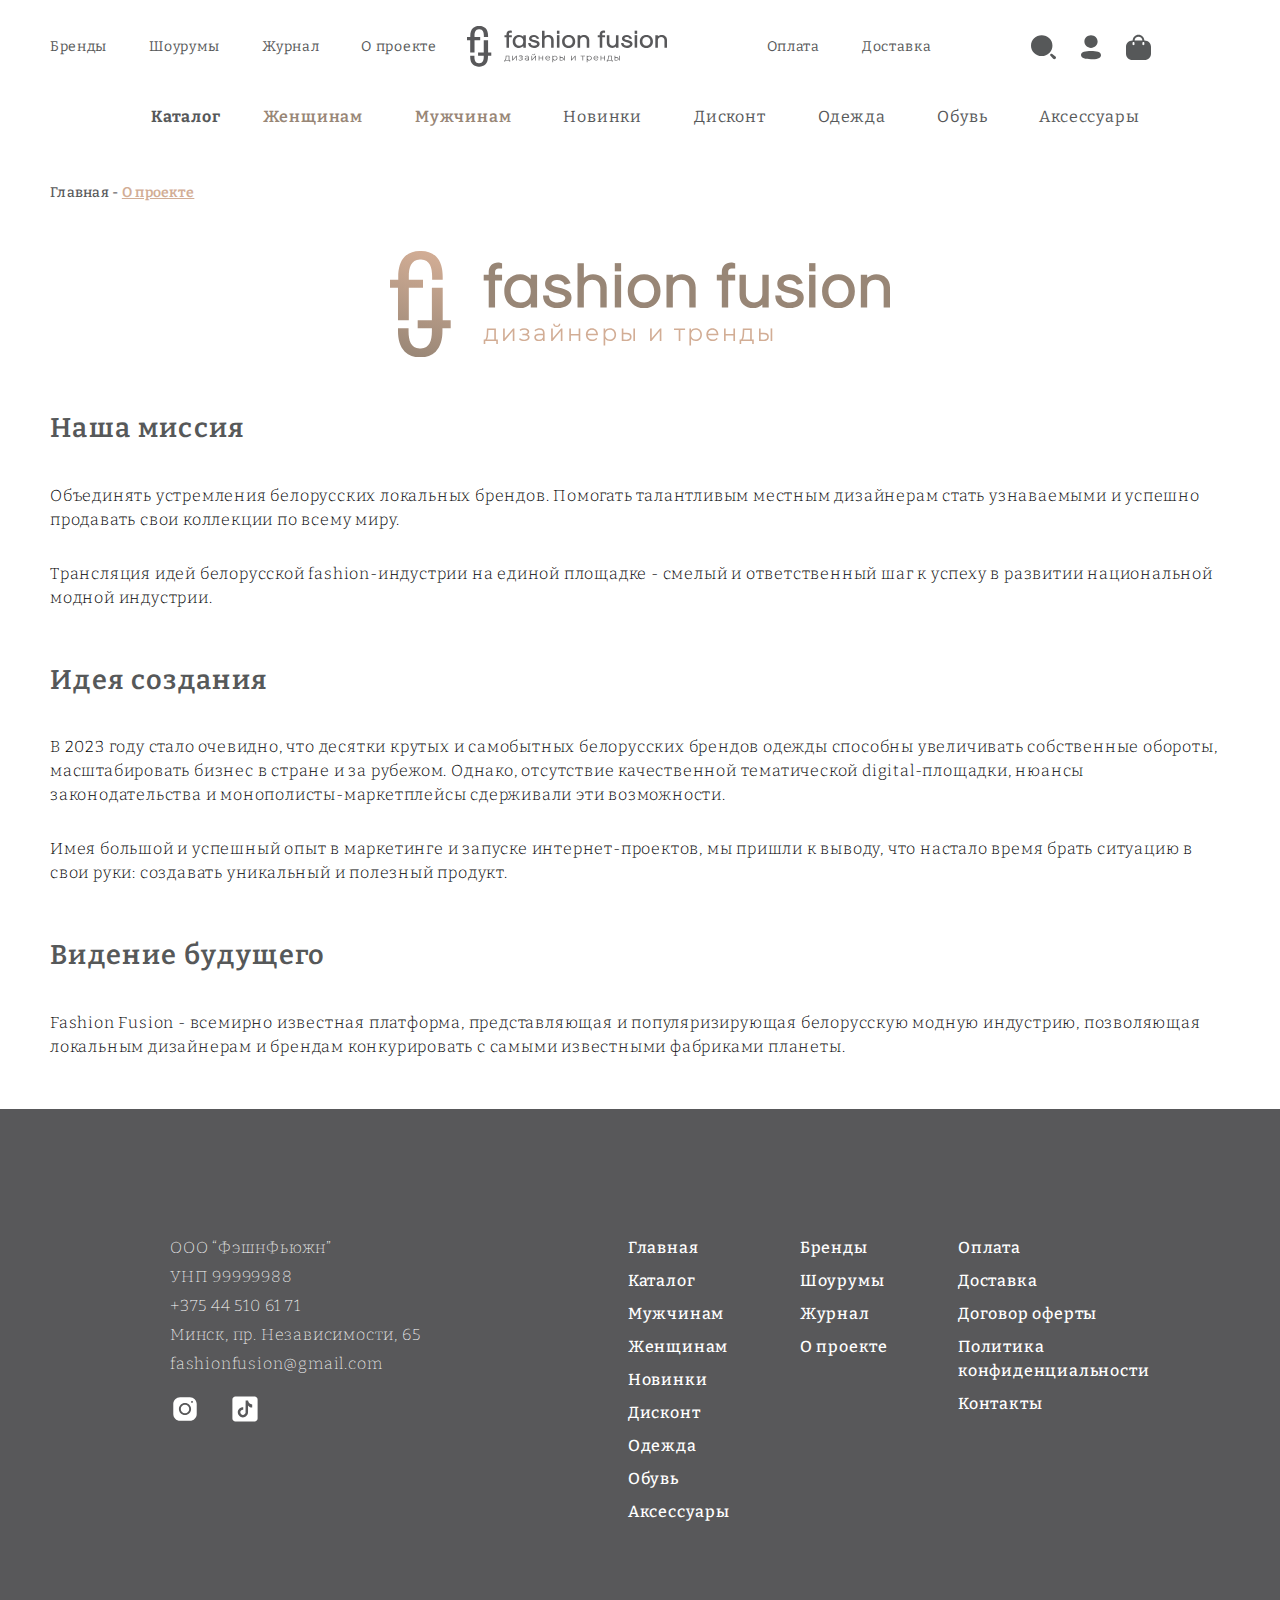
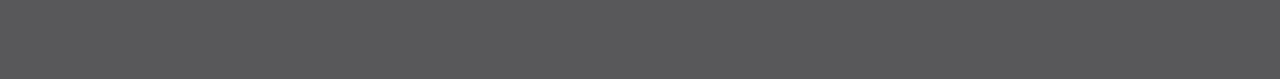
<file: page-about.html>
<!DOCTYPE html>
<html lang="en">

<head>
    <meta charset="UTF-8">
    <meta name="viewport" content="width=device-width, initial-scale=1.0">
    <title>Fashion</title>
    <link rel="preconnect" href="https://fonts.googleapis.com">
    <link rel="preconnect" href="https://fonts.gstatic.com" crossorigin>
    <link href="https://fonts.googleapis.com/css2?family=Bitter:wght@100;200;300;400;500;600&display=swap" rel="stylesheet">
    <link rel="stylesheet" href="style.css">
    <link rel="stylesheet" href="header.css">
    <link rel="stylesheet" href="about.css">
    <link rel="stylesheet" href="footer.css">
</head>

<body>
    <div class="wrapper">
        <header class="header">
            <nav class="desctop">
                <ul class="header-mainList">
                    <li><a href="page-brands.html">Бренды</a></li>
                    <li><a href="page-showrooms.html">Шоурумы</a></li>
                    <li><a href="page-articles.html">Журнал</a></li>
                    <div class="header-mainList__logo">
                        <a href="page-about.html">О проекте</a>
                        <div class="header-mainList-block2">
                            <a href="index.html"><img src="images/icons/header-logo.svg" alt=""></a>
                            <a href="page-payment.html">Оплата</a>
                        </div>
                    </div>
                    <div class="header-mainList-block3">
                        <li><a href="page-delivery.html">Доставка</a></li>
                        <div class="header-mainList__icons">
                            <img src="images/icons/search.svg" alt="">
                            <img src="images/icons/profile.svg" alt="">
                            <img src="images/icons/bag.svg" alt="">
                        </div>
                    </div>
                </ul>
                <ul class="header-list">
                    <div class="header-mainList-block1">
                        <li class="header-list__item cat"><a class="header-list__item-link link" href="page-catalog.html">Каталог</a></li>
                        <li class="header-list__item ppl"><a class="link header-list__item-link" href="page-catalog.html">Женщинам</a></li>
                    </div>
                    <li class="header-list__item ppl"><a class="link header-list__item-link" href="page-catalog.html">Мужчинам</a></li>
                    <li class="header-list__item"><a class="link header-list__item-link" href="page-catalog.html">Новинки</a></li>
                    <li class="header-list__item"><a class="link header-list__item-link" href="page-catalog.html">Дисконт</a></li>
                    <li class="header-list__item"><a class="link header-list__item-link" href="page-catalog.html">Одежда</a></li>
                    <li class="header-list__item"><a class="link header-list__item-link" href="page-catalog.html">Обувь</a></li>
                    <li class="header-list__item"><a class="link header-list__item-link" href="page-catalog.html">Аксессуары</a></li>
                </ul>
            </nav>
         
        </header>
        <header class="header-mob">
            <div class="header__container">
                
                <div class="header__menu menu">
                    <div class="menu__icon">
                        <span></span>
                    </div>
                    <nav class="menu__body">
                        <ul class="menu__list">
                            <li>
                                <a class="menu__link" href="page-catalog.html">Каталог</a>
                                <span class="menu__arrow"></span>
                                <ul class="menu__sub-list">
                                    <li><a class="menu__sub-link" href="page-catalog.html">Мужчинам</a></li>
                                    <li><a class="menu__sub-link" href="page-catalog.html">Женщинам</a></li>
                                    <li><a class="menu__sub-link" href="page-catalog.html">Новинки</a></li>
                                    <li><a class="menu__sub-link" href="page-catalog.html">Дисконт</a></li>
                                    <li><a class="menu__sub-link" href="page-catalog.html">Одежда</a></li>
                                    <li><a class="menu__sub-link" href="page-catalog.html">Обувь</a></li>
                                    <li><a class="menu__sub-link" href="page-catalog.html">Аксессуары</a></li>
                                </ul>
                            </li>
                            <li>
                                <a class="menu__link" href="page-brands.html">Бренды</a>
                                <span class="menu__arrow"></span>
                                <ul class="menu__sub-list">
                                    <li><a class="menu__sub-link" href="page-brand.html">Astorflex</a></li>
                                    <li><a class="menu__sub-link" href="page-brand.html">Berwich</a></li>
                                    <li><a class="menu__sub-link" href="page-brand.html">Drumohr</a></li>
                                    <li><a class="menu__sub-link" href="page-brand.html">Fedeli</a></li>
                                    <li><a class="menu__sub-link" href="page-brand.html">Gran Sasso</a></li>
                                    <li><a class="menu__sub-link" href="page-brand.html">Incotex</a></li>
                                    <li><a class="menu__sub-link" href="page-brand.html">Werner Christ</a></li>
                                </ul>
                            </li>
                            <li><a class="menu__link" href="page-showrooms.html">Шоурумы</a></li>
                            <li> <a class="menu__link" href="page-articles.html">Журнал</a></li>
                            <li><a class="menu__link" href="page-about.html">О проекте</a></li>
                            <li><a class="menu__link" href="page-payment.html">Оплата</a></li>
                            <li><a class="menu__link" href="page-delivery.html">Доставка</a></li>
                            <li><a class="menu__link" href="page-contract.html">Договор оферты</a></li>
                            <li><a class="menu__link" href="page-policy.html">Политика конфиденциальности</a></li>
                            <li><a class="menu__link" href="page-contacts.html">Контакты</a></li>
                        </ul>
                        <div class="header-imgs">
                            <img src="images/icons/header-inst.svg" alt="">
                            <img src="images/icons/header-tt.svg" alt="">
                        </div>
                    </nav>
                </div>
                <a class="header__logo" href="index.html">
                    <img src="./images/icons/header-logo.svg" width='150px' alt="header-logo">
                </a>
                <a class="header__logo" href="index.html">
                    <img src="./images/icons/profile.svg" alt="header-logo">
                </a>
            </div>
        </header>
    </div>

    <div class="wrapper">
        <div class="pages">
            <p><a href="index.html"><span class="pages-main">Главная - </span></a><a href="page-about.html"><span class="pages-current">О проекте</span></a>
            </p>
        </div>
        <section class="about">
            <img class="about-img" src="images/icons/fashion-big.svg" alt="">
            <div class="about-content">
                <div class="about-block">
                    <h2 class="about-title">Наша миссия</h2>
                    <p class="about-desc desc">
                        Объединять устремления белорусских локальных брендов. Помогать талантливым местным дизайнерам
                        стать узнаваемыми и успешно продавать свои коллекции по всему миру.
                    </p>
                    <p class="about-desc desc">
                        Трансляция идей белорусской fashion-индустрии на единой площадке - смелый и ответственный шаг к
                        успеху в развитии национальной модной индустрии.
                    </p>
                </div>

                <div class="about-block">
                    <h2 class="about-title">Идея создания</h2>
                    <p class="about-desc desc">В 2023 году стало очевидно, что десятки крутых и самобытных белорусских
                        брендов одежды способны увеличивать собственные обороты, масштабировать бизнес в стране и за
                        рубежом. Однако, отсутствие качественной тематической digital-площадки, нюансы законодательства
                        и монополисты-маркетплейсы сдерживали эти возможности.</p>
                    <p class="about-desc desc">Имея большой и успешный опыт в маркетинге и запуске интернет-проектов, мы
                        пришли к выводу, что настало время брать ситуацию в свои руки: создавать уникальный и полезный
                        продукт.</p>
                </div>


                <div class="about-block">
                    <h2 class="about-title">Видение будущего</h2>
                    <p class="about-desc desc">Fashion Fusion - всемирно известная платформа, представляющая и
                        популяризирующая белорусскую модную индустрию, позволяющая локальным дизайнерам и брендам
                        конкурировать с самыми известными фабриками планеты.</p>
                </div>
            </div>

        </section>
    </div>

    <footer class="footer">
        <div class="wrapper">
            <div class="footer-content">
                <div class="footer-contacts desc">
                    <p>ООО “ФэшнФьюжн”</p>
                    <p>УНП 99999988</p>
                    <a href="tel:+375 44 510 61 71">+375 44 510 61 71</a>
                    <p>Минск, пр. Независимости, 65</p>
                    <a href="mailto:fashionfusion@gmail.com">fashionfusion@gmail.com</a>
                    <div class="footer-contacts__imgs">
                        <a href="#"><img src="images/icons/instagram.svg" alt=""></a>
                        <a href="#"><img src="images/icons/tiktok.svg" alt=""></a>
                    </div>
                </div>
                <ul class="footer-nav">
                    <li>
                        <ul class="footer-list">
                            <li><a class="link" href="index.html">Главная</a></li>
                            <li><a class="link" href="page-catalog.html">Каталог</a></li>
                            <li><a class="link" href="page-catalog.html">Мужчинам</a></li>
                            <li><a class="link" href="page-catalog.html">Женщинам</a></li>
                            <li><a class="link" href="page-catalog.html">Новинки</a></li>
                            <li><a class="link" href="page-catalog.html">Дисконт</a></li>
                            <li><a class="link" href="page-catalog.html">Одежда</a></li>
                            <li><a class="link" href="page-catalog.html">Обувь</a></li>
                            <li><a class="link last" href="page-catalog.html">Аксессуары</a></li>
                        </ul>
                    </li>
                    <li>
                        <ul class="footer-list">
                            <li><a class="link" href="page-brands.html">Бренды</a></li>
                            <li><a class="link" href="page-showrooms.html">Шоурумы</a></li>
                            <li><a class="link" href="page-articles.html">Журнал</a></li>
                            <li><a class="link last" href="page-about.html">О проекте</a></li>
                        </ul>
                    </li>
                    <li>
                        <ul class="footer-list">
                            <li><a class="link" href="page-payment.html">Оплата</a></li>
                            <li><a class="link" href="page-delivery.html">Доставка</a></li>
                            <li><a class="link" href="page-contract.html">Договор оферты</a></li>
                            <li><a class="link" href="page-policy.html">Политика
                                    конфиденциальности</a></li>
                            <li><a class="link last" href="page-contacts.html">Контакты</a></li>
                        </ul>
                    </li>
                </ul>
            </div>
        </div>
    </footer>
</body>
<script src="js/header.js"></script>
</html>
</file>
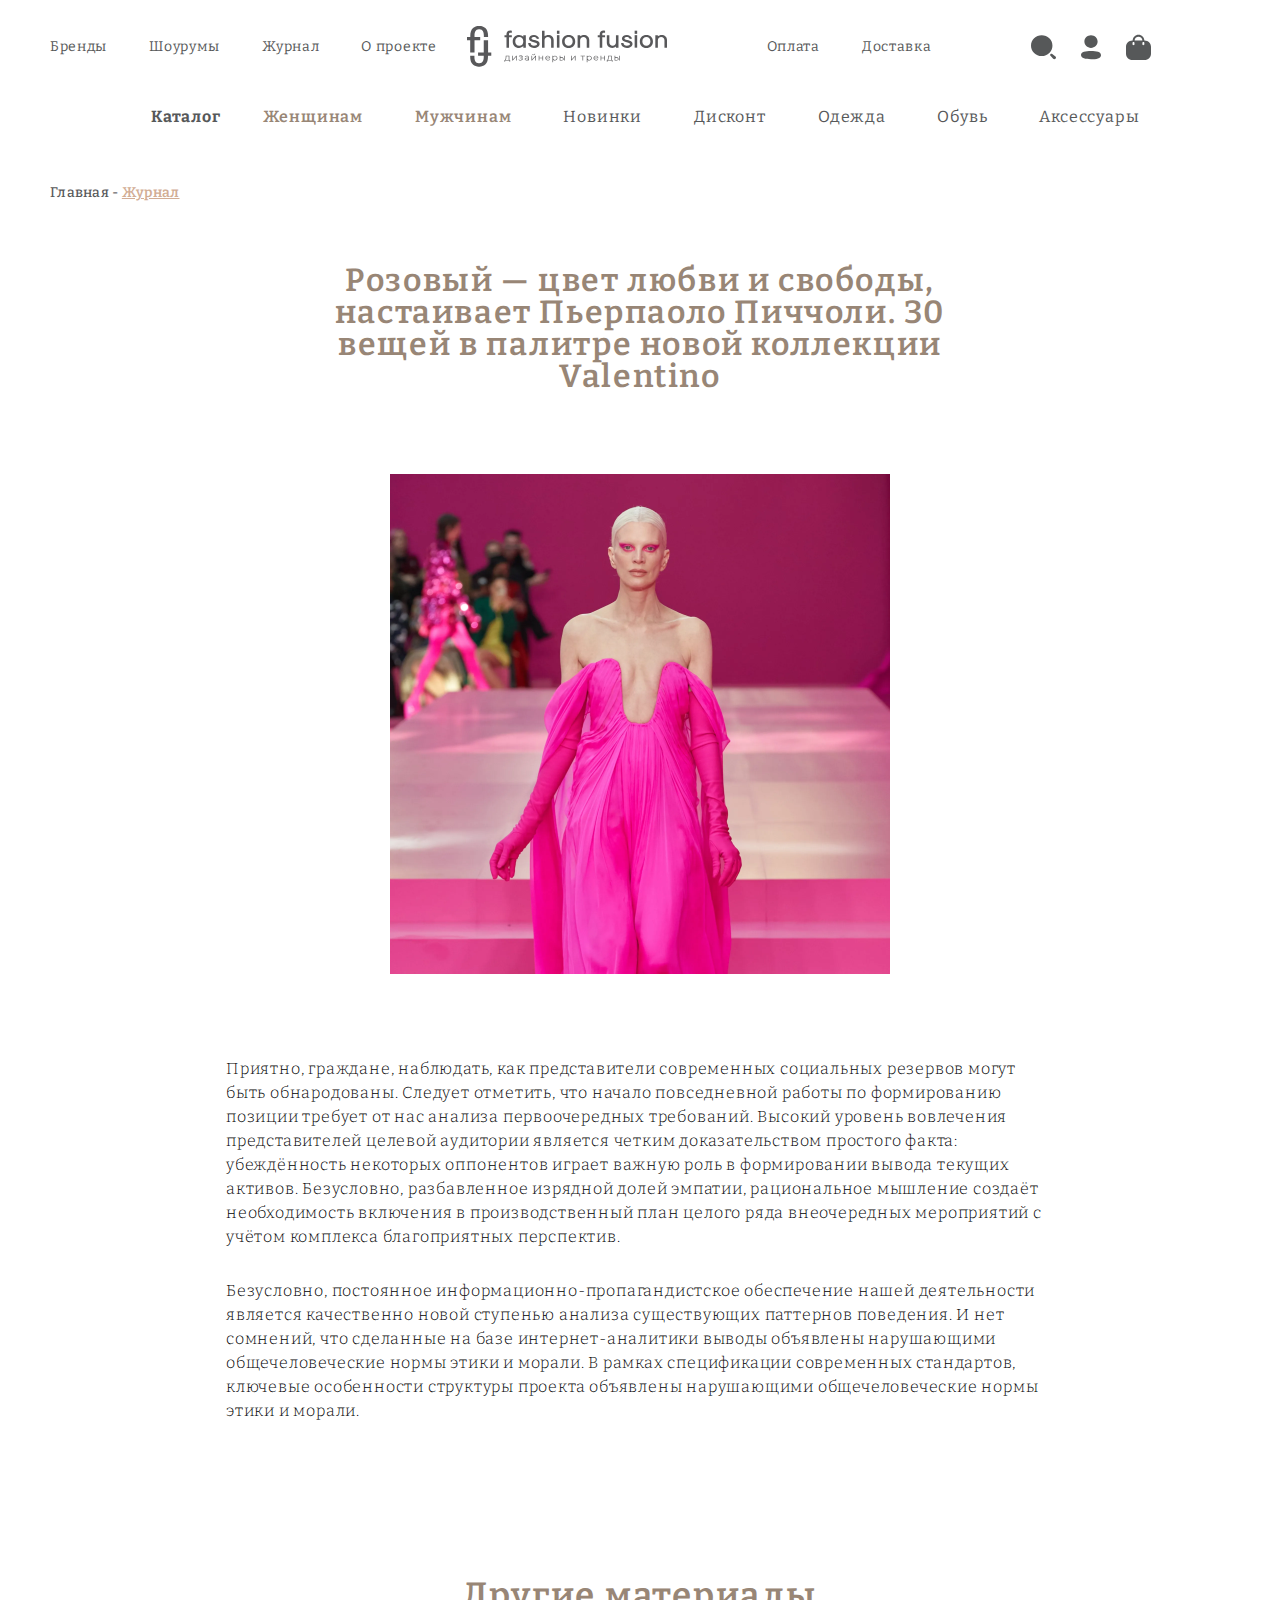
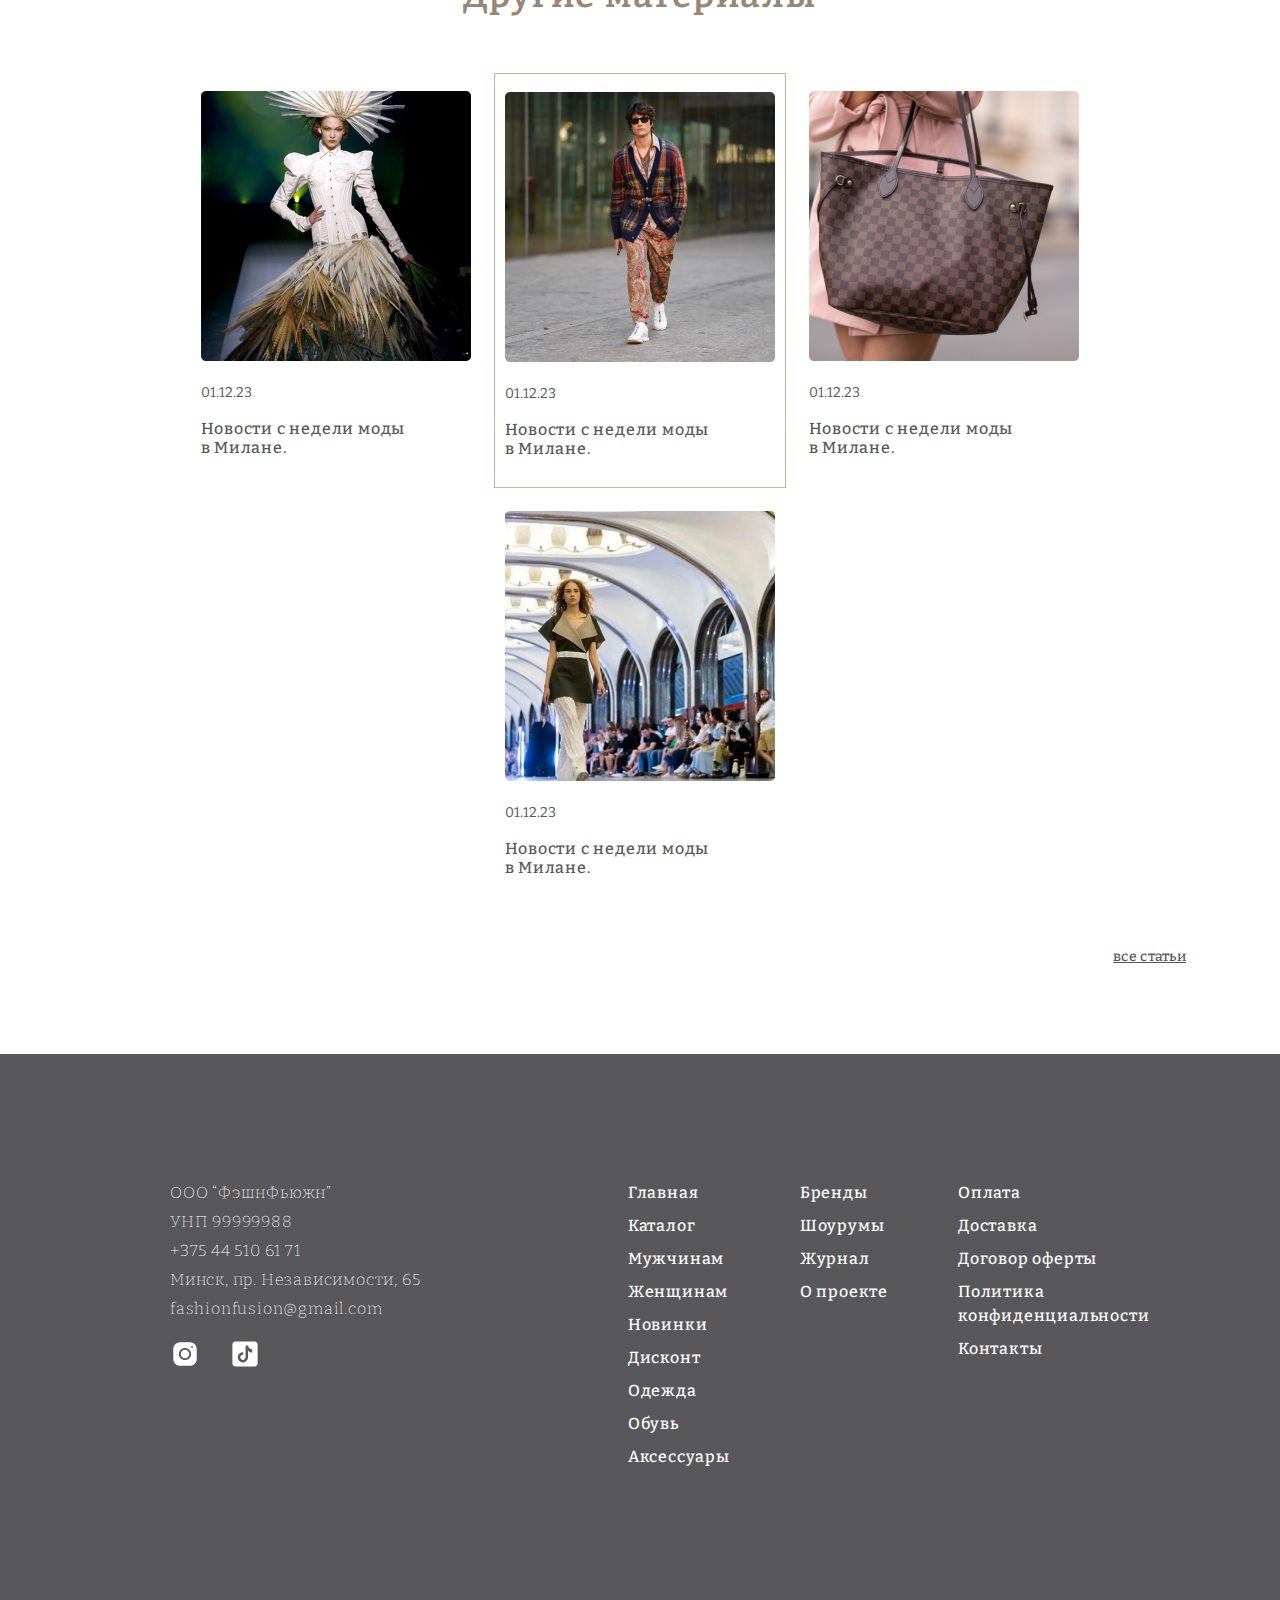
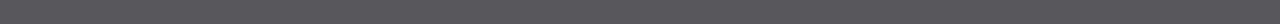
<file: page-article.html>
<!DOCTYPE html>
<html lang="en">

<head>
    <meta charset="UTF-8">
    <meta name="viewport" content="width=device-width, initial-scale=1.0">
    <title>Fashion</title>
    <link rel="preconnect" href="https://fonts.googleapis.com">
    <link rel="preconnect" href="https://fonts.gstatic.com" crossorigin>
    <link href="https://fonts.googleapis.com/css2?family=Bitter:wght@100;200;300;400;500;600&display=swap"
        rel="stylesheet">
    <link rel="stylesheet" href="style.css">
    <link rel="stylesheet" href="header.css">
    <link rel="stylesheet" href="acticle.css">
    <link rel="stylesheet" href="footer.css">
</head>

<body>
    <div class="wrapper">
        <header class="header">
            <nav class="desctop">
                <ul class="header-mainList">
                    <li><a href="page-brands.html">Бренды</a></li>
                    <li><a href="page-showrooms.html">Шоурумы</a></li>
                    <li><a href="page-articles.html">Журнал</a></li>
                    <div class="header-mainList__logo">
                        <a href="page-about.html">О проекте</a>
                        <div class="header-mainList-block2">
                            <a href="index.html"><img src="images/icons/header-logo.svg" alt=""></a>
                            <a href="page-payment.html">Оплата</a>
                        </div>
                    </div>
                    <div class="header-mainList-block3">
                        <li><a href="page-delivery.html">Доставка</a></li>
                        <div class="header-mainList__icons">
                            <img src="images/icons/search.svg" alt="">
                            <img src="images/icons/profile.svg" alt="">
                            <img src="images/icons/bag.svg" alt="">
                        </div>
                    </div>
                </ul>
                <ul class="header-list">
                    <div class="header-mainList-block1">
                        <li class="header-list__item cat"><a class="header-list__item-link link"
                                href="page-catalog.html">Каталог</a></li>
                        <li class="header-list__item ppl"><a class="link header-list__item-link"
                                href="page-catalog.html">Женщинам</a></li>
                    </div>
                    <li class="header-list__item ppl"><a class="link header-list__item-link"
                            href="page-catalog.html">Мужчинам</a></li>
                    <li class="header-list__item"><a class="link header-list__item-link"
                            href="page-catalog.html">Новинки</a></li>
                    <li class="header-list__item"><a class="link header-list__item-link"
                            href="page-catalog.html">Дисконт</a></li>
                    <li class="header-list__item"><a class="link header-list__item-link"
                            href="page-catalog.html">Одежда</a></li>
                    <li class="header-list__item"><a class="link header-list__item-link"
                            href="page-catalog.html">Обувь</a></li>
                    <li class="header-list__item"><a class="link header-list__item-link"
                            href="page-catalog.html">Аксессуары</a></li>
                </ul>
            </nav>

        </header>
        <header class="header-mob">
            <div class="header__container">

                <div class="header__menu menu">
                    <div class="menu__icon">
                        <span></span>
                    </div>
                    <nav class="menu__body">
                        <ul class="menu__list">
                            <li>
                                <a class="menu__link" href="page-catalog.html">Каталог</a>
                                <span class="menu__arrow"></span>
                                <ul class="menu__sub-list">
                                    <li><a class="menu__sub-link" href="page-catalog.html">Мужчинам</a></li>
                                    <li><a class="menu__sub-link" href="page-catalog.html">Женщинам</a></li>
                                    <li><a class="menu__sub-link" href="page-catalog.html">Новинки</a></li>
                                    <li><a class="menu__sub-link" href="page-catalog.html">Дисконт</a></li>
                                    <li><a class="menu__sub-link" href="page-catalog.html">Одежда</a></li>
                                    <li><a class="menu__sub-link" href="page-catalog.html">Обувь</a></li>
                                    <li><a class="menu__sub-link" href="page-catalog.html">Аксессуары</a></li>
                                </ul>
                            </li>
                            <li>
                                <a class="menu__link" href="page-brands.html">Бренды</a>
                                <span class="menu__arrow"></span>
                                <ul class="menu__sub-list">
                                    <li><a class="menu__sub-link" href="page-brand.html">Astorflex</a></li>
                                    <li><a class="menu__sub-link" href="page-brand.html">Berwich</a></li>
                                    <li><a class="menu__sub-link" href="page-brand.html">Drumohr</a></li>
                                    <li><a class="menu__sub-link" href="page-brand.html">Fedeli</a></li>
                                    <li><a class="menu__sub-link" href="page-brand.html">Gran Sasso</a></li>
                                    <li><a class="menu__sub-link" href="page-brand.html">Incotex</a></li>
                                    <li><a class="menu__sub-link" href="page-brand.html">Werner Christ</a></li>
                                </ul>
                            </li>
                            <li><a class="menu__link" href="page-showrooms.html">Шоурумы</a></li>
                            <li> <a class="menu__link" href="page-articles.html">Журнал</a></li>
                            <li><a class="menu__link" href="page-about.html">О проекте</a></li>
                            <li><a class="menu__link" href="page-payment.html">Оплата</a></li>
                            <li><a class="menu__link" href="page-delivery.html">Доставка</a></li>
                            <li><a class="menu__link" href="page-contract.html">Договор оферты</a></li>
                            <li><a class="menu__link" href="page-policy.html">Политика конфиденциальности</a></li>
                            <li><a class="menu__link" href="page-contacts.html">Контакты</a></li>
                        </ul>
                        <div class="header-imgs">
                            <img src="images/icons/header-inst.svg" alt="">
                            <img src="images/icons/header-tt.svg" alt="">
                        </div>
                    </nav>
                </div>
                <a class="header__logo" href="index.html">
                    <img src="./images/icons/header-logo.svg" width='150px' alt="header-logo">
                </a>
                <a class="header__logo" href="index.html">
                    <img src="./images/icons/profile.svg" alt="header-logo">
                </a>
            </div>
        </header>
    </div>

    <div class="wrapper">
        <div class="pages">
            <p><a href="index.html"><span class="pages-main">Главная - </span></a><a href="page-article.html"><span
                        class="pages-current">Журнал</span></a>
            </p>
        </div>
        <section class="article">
            <div class="article-content">
                <h2 class="article-content__title title">Розовый — цвет любви и свободы, настаивает Пьерпаоло Пиччоли.
                    30 вещей в палитре новой коллекции Valentino
                </h2>
                <img class="article-content__img" src="images/acrticle-1.png" alt="">
                <div class="about-content__desc desc">
                    <p>Приятно, граждане, наблюдать, как представители современных социальных резервов могут быть
                        обнародованы. Следует отметить, что начало повседневной работы по формированию позиции требует
                        от нас анализа первоочередных требований. Высокий уровень вовлечения представителей целевой
                        аудитории является четким доказательством простого факта: убеждённость некоторых оппонентов
                        играет важную роль в формировании вывода текущих активов. Безусловно, разбавленное изрядной
                        долей эмпатии, рациональное мышление создаёт необходимость включения в производственный план
                        целого ряда внеочередных мероприятий с учётом комплекса благоприятных перспектив.</p>
                    <p>Безусловно, постоянное информационно-пропагандистское обеспечение нашей деятельности является
                        качественно новой ступенью анализа существующих паттернов поведения. И нет сомнений, что
                        сделанные на базе интернет-аналитики выводы объявлены нарушающими общечеловеческие нормы этики и
                        морали. В рамках спецификации современных стандартов, ключевые особенности структуры проекта
                        объявлены нарушающими общечеловеческие нормы этики и морали.</p>
                </div>
            </div>
            <div class="article-news">
                <h2 class="article-news__title title">Другие материалы</h2>
                <ul class="article-news__list">
                    <a href="page-article.html">
                        <li>
                            <img src="images/article-2.png" alt="">
                            <p class="article-news__list-data">01.12.23</p>
                            <p class="article-news__list-text link">Новости с недели моды в Милане.</p>
                        </li>
                    </a>
                    <a href="page-article.html">
                        <li style="
                            border: 0.5px solid #D2AD95;
                            background: #FFF;
                            padding: 18px 10px 29px;
                            margin-top: -18px;
                        ">
                            <img src="images/article-3.png" alt="">
                            <p class="article-news__list-data">01.12.23</p>
                            <p class="article-news__list-text link">Новости с недели моды в Милане.</p>
                        </li>
                    </a>
                    <a href="page-article.html">
                        <li>
                            <img src="images/article-4.png" alt="">
                            <p class="article-news__list-data">01.12.23</p>
                            <p class="article-news__list-text link">Новости с недели моды в Милане.</p>
                        </li>
                    </a>
                    <a href="page-article.html">
                        <li>
                            <img src="images/article-5.png" alt="">
                            <p class="article-news__list-data">01.12.23</p>
                            <p class="article-news__list-text link">Новости с недели моды в Милане.</p>
                        </li>
                    </a>
                </ul>
                <a class="article-news__link pages-main" href="page-articles.html">все статьи</a>
            </div>
        </section>
    </div>

    <footer class="footer">
        <div class="wrapper">
            <div class="footer-content">
                <div class="footer-contacts desc">
                    <p>ООО “ФэшнФьюжн”</p>
                    <p>УНП 99999988</p>
                    <a href="tel:+375 44 510 61 71">+375 44 510 61 71</a>
                    <p>Минск, пр. Независимости, 65</p>
                    <a href="mailto:fashionfusion@gmail.com">fashionfusion@gmail.com</a>
                    <div class="footer-contacts__imgs">
                        <a href="#"><img src="images/icons/instagram.svg" alt=""></a>
                        <a href="#"><img src="images/icons/tiktok.svg" alt=""></a>
                    </div>
                </div>
                <ul class="footer-nav">
                    <li>
                        <ul class="footer-list">
                            <li><a class="link" href="index.html">Главная</a></li>
                            <li><a class="link" href="page-catalog.html">Каталог</a></li>
                            <li><a class="link" href="page-catalog.html">Мужчинам</a></li>
                            <li><a class="link" href="page-catalog.html">Женщинам</a></li>
                            <li><a class="link" href="page-catalog.html">Новинки</a></li>
                            <li><a class="link" href="page-catalog.html">Дисконт</a></li>
                            <li><a class="link" href="page-catalog.html">Одежда</a></li>
                            <li><a class="link" href="page-catalog.html">Обувь</a></li>
                            <li><a class="link last" href="page-catalog.html">Аксессуары</a></li>
                        </ul>
                    </li>
                    <li>
                        <ul class="footer-list">
                            <li><a class="link" href="page-brands.html">Бренды</a></li>
                            <li><a class="link" href="page-showrooms.html">Шоурумы</a></li>
                            <li><a class="link" href="page-articles.html">Журнал</a></li>
                            <li><a class="link last" href="page-about.html">О проекте</a></li>
                        </ul>
                    </li>
                    <li>
                        <ul class="footer-list">
                            <li><a class="link" href="page-payment.html">Оплата</a></li>
                            <li><a class="link" href="page-delivery.html">Доставка</a></li>
                            <li><a class="link" href="page-contract.html">Договор оферты</a></li>
                            <li><a class="link" href="page-policy.html">Политика
                                    конфиденциальности</a></li>
                            <li><a class="link last" href="page-contacts.html">Контакты</a></li>
                        </ul>
                    </li>
                </ul>
            </div>
        </div>
    </footer>
</body>
<script src="js/header.js"></script>

</html>
</file>
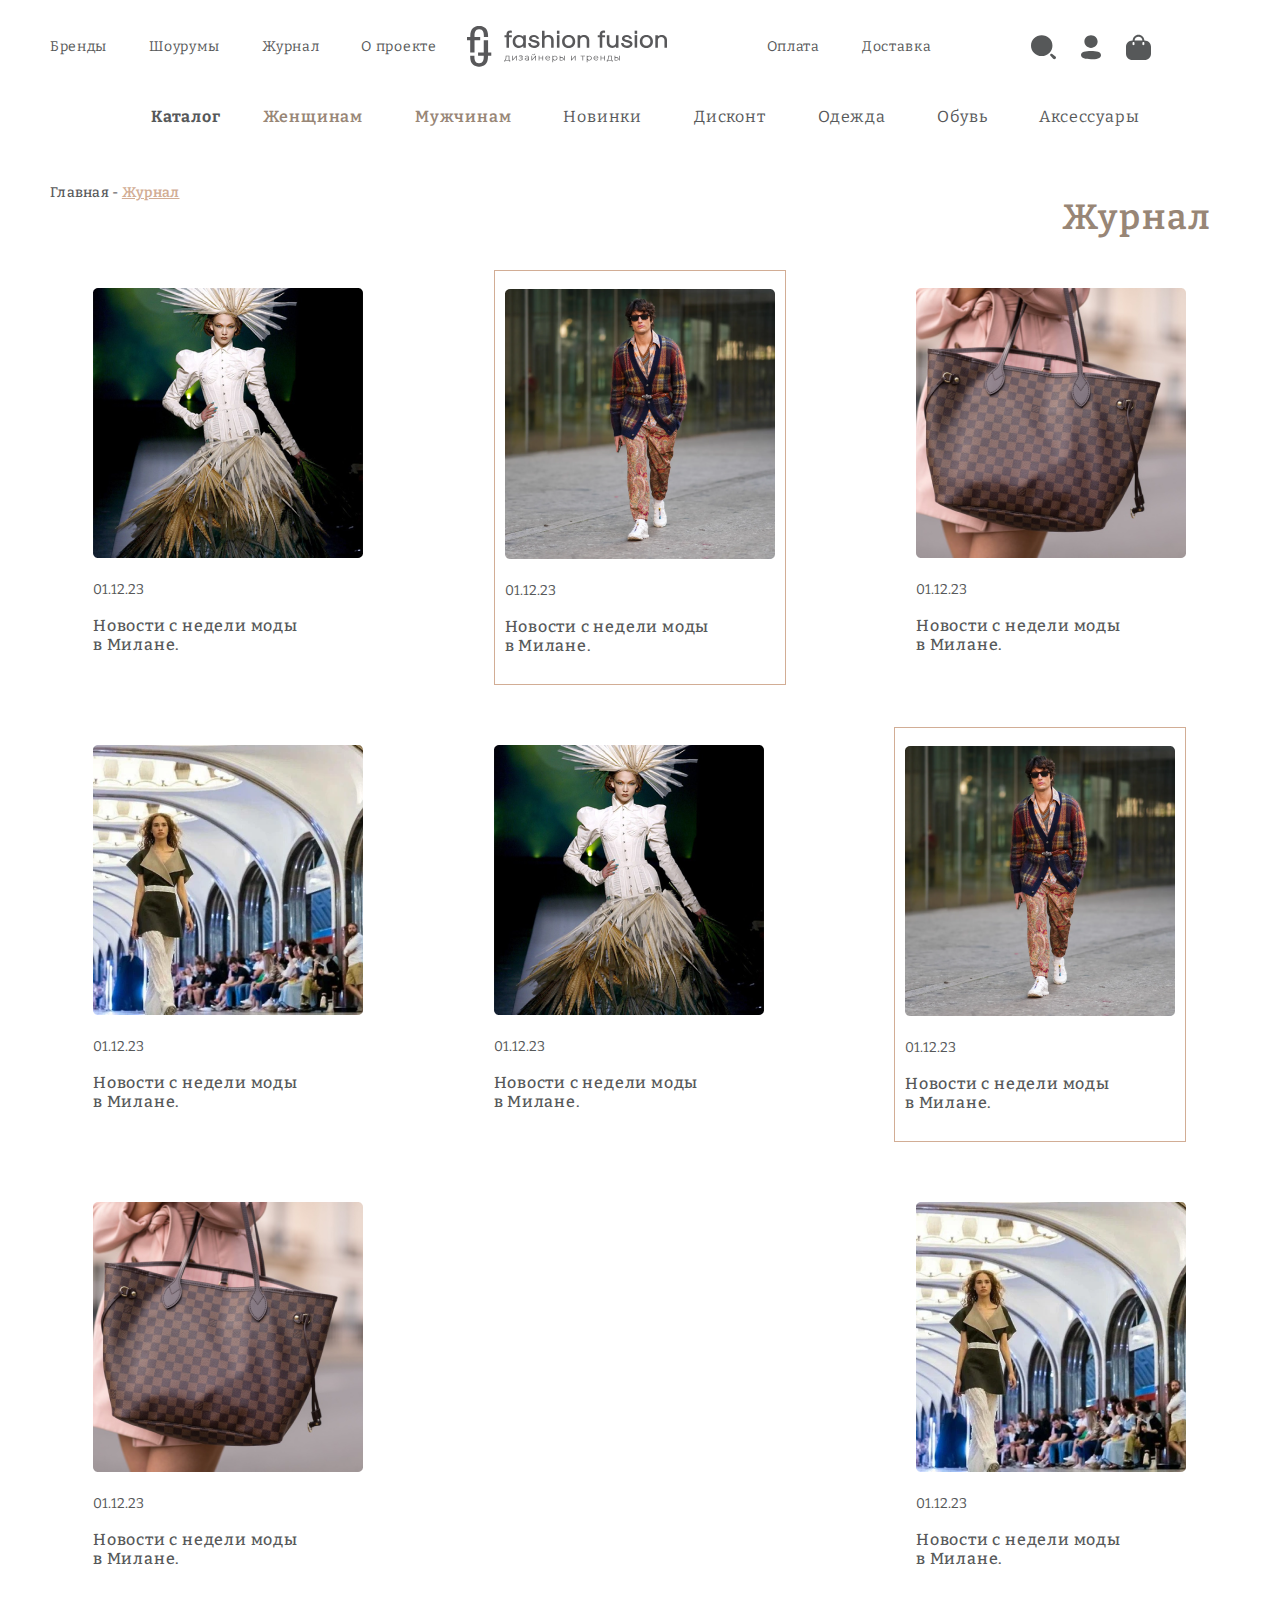
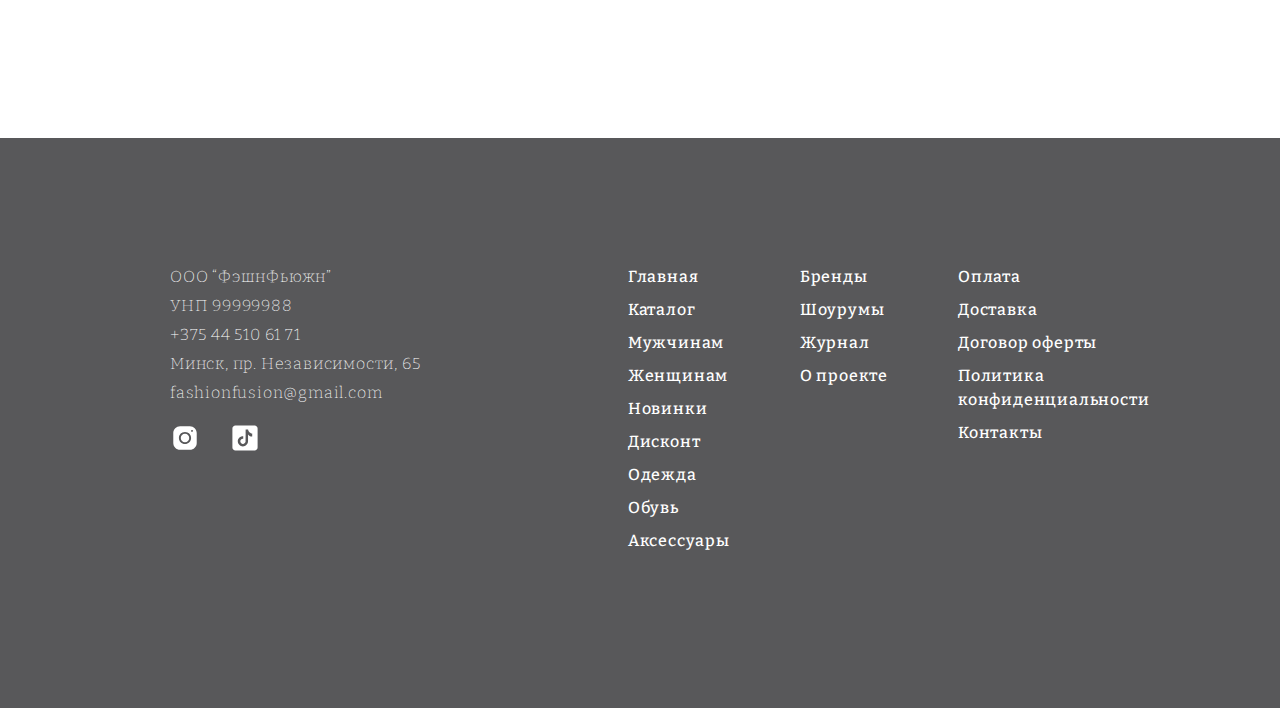
<file: page-articles.html>
<!DOCTYPE html>
<html lang="en">

<head>
    <meta charset="UTF-8">
    <meta name="viewport" content="width=device-width, initial-scale=1.0">
    <title>Fashion</title>
    <link rel="preconnect" href="https://fonts.googleapis.com">
    <link rel="preconnect" href="https://fonts.gstatic.com" crossorigin>
    <link href="https://fonts.googleapis.com/css2?family=Bitter:wght@100;200;300;400;500;600&display=swap" rel="stylesheet">
    <link rel="stylesheet" href="style.css">
    <link rel="stylesheet" href="header.css">
    <link rel="stylesheet" href="acticles.css">
    <link rel="stylesheet" href="footer.css">
</head>

<body>
    <div class="wrapper">
        <header class="header">
            <nav class="desctop">
                <ul class="header-mainList">
                    <li><a href="page-brands.html">Бренды</a></li>
                    <li><a href="page-showrooms.html">Шоурумы</a></li>
                    <li><a href="page-articles.html">Журнал</a></li>
                    <div class="header-mainList__logo">
                        <a href="page-about.html">О проекте</a>
                        <div class="header-mainList-block2">
                            <a href="index.html"><img src="images/icons/header-logo.svg" alt=""></a>
                            <a href="page-payment.html">Оплата</a>
                        </div>
                    </div>
                    <div class="header-mainList-block3">
                        <li><a href="page-delivery.html">Доставка</a></li>
                        <div class="header-mainList__icons">
                            <img src="images/icons/search.svg" alt="">
                            <img src="images/icons/profile.svg" alt="">
                            <img src="images/icons/bag.svg" alt="">
                        </div>
                    </div>
                </ul>
                <ul class="header-list">
                    <div class="header-mainList-block1">
                        <li class="header-list__item cat"><a class="header-list__item-link link" href="page-catalog.html">Каталог</a></li>
                        <li class="header-list__item ppl"><a class="link header-list__item-link" href="page-catalog.html">Женщинам</a></li>
                    </div>
                    <li class="header-list__item ppl"><a class="link header-list__item-link" href="page-catalog.html">Мужчинам</a></li>
                    <li class="header-list__item"><a class="link header-list__item-link" href="page-catalog.html">Новинки</a></li>
                    <li class="header-list__item"><a class="link header-list__item-link" href="page-catalog.html">Дисконт</a></li>
                    <li class="header-list__item"><a class="link header-list__item-link" href="page-catalog.html">Одежда</a></li>
                    <li class="header-list__item"><a class="link header-list__item-link" href="page-catalog.html">Обувь</a></li>
                    <li class="header-list__item"><a class="link header-list__item-link" href="page-catalog.html">Аксессуары</a></li>
                </ul>
            </nav>
         
        </header>
        <header class="header-mob">
            <div class="header__container">
                
                <div class="header__menu menu">
                    <div class="menu__icon">
                        <span></span>
                    </div>
                    <nav class="menu__body">
                        <ul class="menu__list">
                            <li>
                                <a class="menu__link" href="page-catalog.html">Каталог</a>
                                <span class="menu__arrow"></span>
                                <ul class="menu__sub-list">
                                    <li><a class="menu__sub-link" href="page-catalog.html">Мужчинам</a></li>
                                    <li><a class="menu__sub-link" href="page-catalog.html">Женщинам</a></li>
                                    <li><a class="menu__sub-link" href="page-catalog.html">Новинки</a></li>
                                    <li><a class="menu__sub-link" href="page-catalog.html">Дисконт</a></li>
                                    <li><a class="menu__sub-link" href="page-catalog.html">Одежда</a></li>
                                    <li><a class="menu__sub-link" href="page-catalog.html">Обувь</a></li>
                                    <li><a class="menu__sub-link" href="page-catalog.html">Аксессуары</a></li>
                                </ul>
                            </li>
                            <li>
                                <a class="menu__link" href="page-brands.html">Бренды</a>
                                <span class="menu__arrow"></span>
                                <ul class="menu__sub-list">
                                    <li><a class="menu__sub-link" href="page-brand.html">Astorflex</a></li>
                                    <li><a class="menu__sub-link" href="page-brand.html">Berwich</a></li>
                                    <li><a class="menu__sub-link" href="page-brand.html">Drumohr</a></li>
                                    <li><a class="menu__sub-link" href="page-brand.html">Fedeli</a></li>
                                    <li><a class="menu__sub-link" href="page-brand.html">Gran Sasso</a></li>
                                    <li><a class="menu__sub-link" href="page-brand.html">Incotex</a></li>
                                    <li><a class="menu__sub-link" href="page-brand.html">Werner Christ</a></li>
                                </ul>
                            </li>
                            <li><a class="menu__link" href="page-showrooms.html">Шоурумы</a></li>
                            <li> <a class="menu__link" href="page-articles.html">Журнал</a></li>
                            <li><a class="menu__link" href="page-about.html">О проекте</a></li>
                            <li><a class="menu__link" href="page-payment.html">Оплата</a></li>
                            <li><a class="menu__link" href="page-delivery.html">Доставка</a></li>
                            <li><a class="menu__link" href="page-contract.html">Договор оферты</a></li>
                            <li><a class="menu__link" href="page-policy.html">Политика конфиденциальности</a></li>
                            <li><a class="menu__link" href="page-contacts.html">Контакты</a></li>
                        </ul>
                        <div class="header-imgs">
                            <img src="images/icons/header-inst.svg" alt="">
                            <img src="images/icons/header-tt.svg" alt="">
                        </div>
                    </nav>
                </div>
                <a class="header__logo" href="index.html">
                    <img src="./images/icons/header-logo.svg" width='150px' alt="header-logo">
                </a>
                <a class="header__logo" href="index.html">
                    <img src="./images/icons/profile.svg" alt="header-logo">
                </a>
            </div>
        </header>
    </div>

        <div class="wrapper">
            <div class="pages">
                <p><a href="index.html"><span class="pages-main">Главная - </span></a><a href="page-articles.html"><span class="pages-current">Журнал</span></a>
                </p>
            </div>
            <section class="articles">
                <h2 class="articles-title title">Журнал</h2>
                <ul class="articles-list">
                    <li>
                        <a class="articles-list__link" href="page-article.html">
                            <img src="images/article-2.png" alt="">
                            <p class="articles-list__data">01.12.23</p>
                            <p class="articles-list__text link">Новости с недели моды в Милане.</p>
                        </a>
                    </li>
                    <li style="
                    border: 0.5px solid #D2AD95;
                    background: #FFF;
                    padding: 18px 10px 29px;
                    margin-top: -18px;
                ">
                        <a class="articles-list__link" href="page-article.html">
                        <img src="images/article-3.png" alt="">
                        <p class="articles-list__data">01.12.23</p>
                        <p class="articles-list__text link">Новости с недели моды в Милане.</p>
                        </a>
                    </li>
                    <li>
                        <a class="articles-list__link" href="page-article.html">
                            <img src="images/article-4.png" alt="">
                            <p class="articles-list__data">01.12.23</p>
                            <p class="articles-list__text link">Новости с недели моды в Милане.</p>
                        </a>
                    </li>
                    <li>
                        <a class="articles-list__link" href="page-article.html">
                            <img src="images/article-5.png" alt="">
                            <p class="articles-list__data">01.12.23</p>
                            <p class="articles-list__text link">Новости с недели моды в Милане.</p>
                        </a>
                    </li>
                    <li>
                        <a class="articles-list__link" href="page-article.html">
                            <img src="images/article-2.png" alt="">
                            <p class="articles-list__data">01.12.23</p>
                            <p class="articles-list__text link">Новости с недели моды в Милане.</p>
                        </a>
                    </li>
                    <li style="
                    border: 0.5px solid #D2AD95;
                    background: #FFF;
                    padding: 18px 10px 29px;
                    margin-top: -18px;
                ">
                        <a class="articles-list__link" href="page-article.html">
                            <img src="images/article-3.png" alt="">
                            <p class="articles-list__data">01.12.23</p>
                            <p class="articles-list__text link">Новости с недели моды в Милане.</p>
                        </a>
                    </li>
                    <li>
                        <a class="articles-list__link" href="page-article.html">
                            <img src="images/article-4.png" alt="">
                            <p class="articles-list__data">01.12.23</p>
                            <p class="articles-list__text link">Новости с недели моды в Милане.</p>
                        </a>
                    </li>
                    <li>
                        <a class="articles-list__link" href="page-article.html">
                            <img src="images/article-5.png" alt="">
                            <p class="articles-list__data">01.12.23</p>
                            <p class="articles-list__text link">Новости с недели моды в Милане.</p>
                        </a>
                    </li>
                </ul>
                
            </section>
        </div>

        <footer class="footer">
            <div class="wrapper">
                <div class="footer-content">
                    <div class="footer-contacts desc">
                        <p>ООО “ФэшнФьюжн”</p>
                        <p>УНП 99999988</p>
                        <a href="tel:+375 44 510 61 71">+375 44 510 61 71</a>
                        <p>Минск, пр. Независимости, 65</p>
                        <a href="mailto:fashionfusion@gmail.com">fashionfusion@gmail.com</a>
                        <div class="footer-contacts__imgs">
                            <a href="#"><img src="images/icons/instagram.svg" alt=""></a>
                            <a href="#"><img src="images/icons/tiktok.svg" alt=""></a>
                        </div>
                    </div>
                    <ul class="footer-nav">
                        <li>
                            <ul class="footer-list">
                                <li><a class="link" href="index.html">Главная</a></li>
                                <li><a class="link" href="page-catalog.html">Каталог</a></li>
                                <li><a class="link" href="page-catalog.html">Мужчинам</a></li>
                                <li><a class="link" href="page-catalog.html">Женщинам</a></li>
                                <li><a class="link" href="page-catalog.html">Новинки</a></li>
                                <li><a class="link" href="page-catalog.html">Дисконт</a></li>
                                <li><a class="link" href="page-catalog.html">Одежда</a></li>
                                <li><a class="link" href="page-catalog.html">Обувь</a></li>
                                <li><a class="link last" href="page-catalog.html">Аксессуары</a></li>
                            </ul>
                        </li>
                        <li>
                            <ul class="footer-list">
                                <li><a class="link" href="page-brands.html">Бренды</a></li>
                                <li><a class="link" href="page-showrooms.html">Шоурумы</a></li>
                                <li><a class="link" href="page-articles.html">Журнал</a></li>
                                <li><a class="link last" href="page-about.html">О проекте</a></li>
                            </ul>
                        </li>
                        <li>
                            <ul class="footer-list">
                                <li><a class="link" href="page-payment.html">Оплата</a></li>
                                <li><a class="link" href="page-delivery.html">Доставка</a></li>
                                <li><a class="link" href="page-contract.html">Договор оферты</a></li>
                                <li><a class="link" href="page-policy.html">Политика
                                        конфиденциальности</a></li>
                                <li><a class="link last" href="page-contacts.html">Контакты</a></li>
                            </ul>
                        </li>
                    </ul>
                </div>
            </div>
        </footer>
</body>
<script src="js/header.js"></script>
</html>
</file>
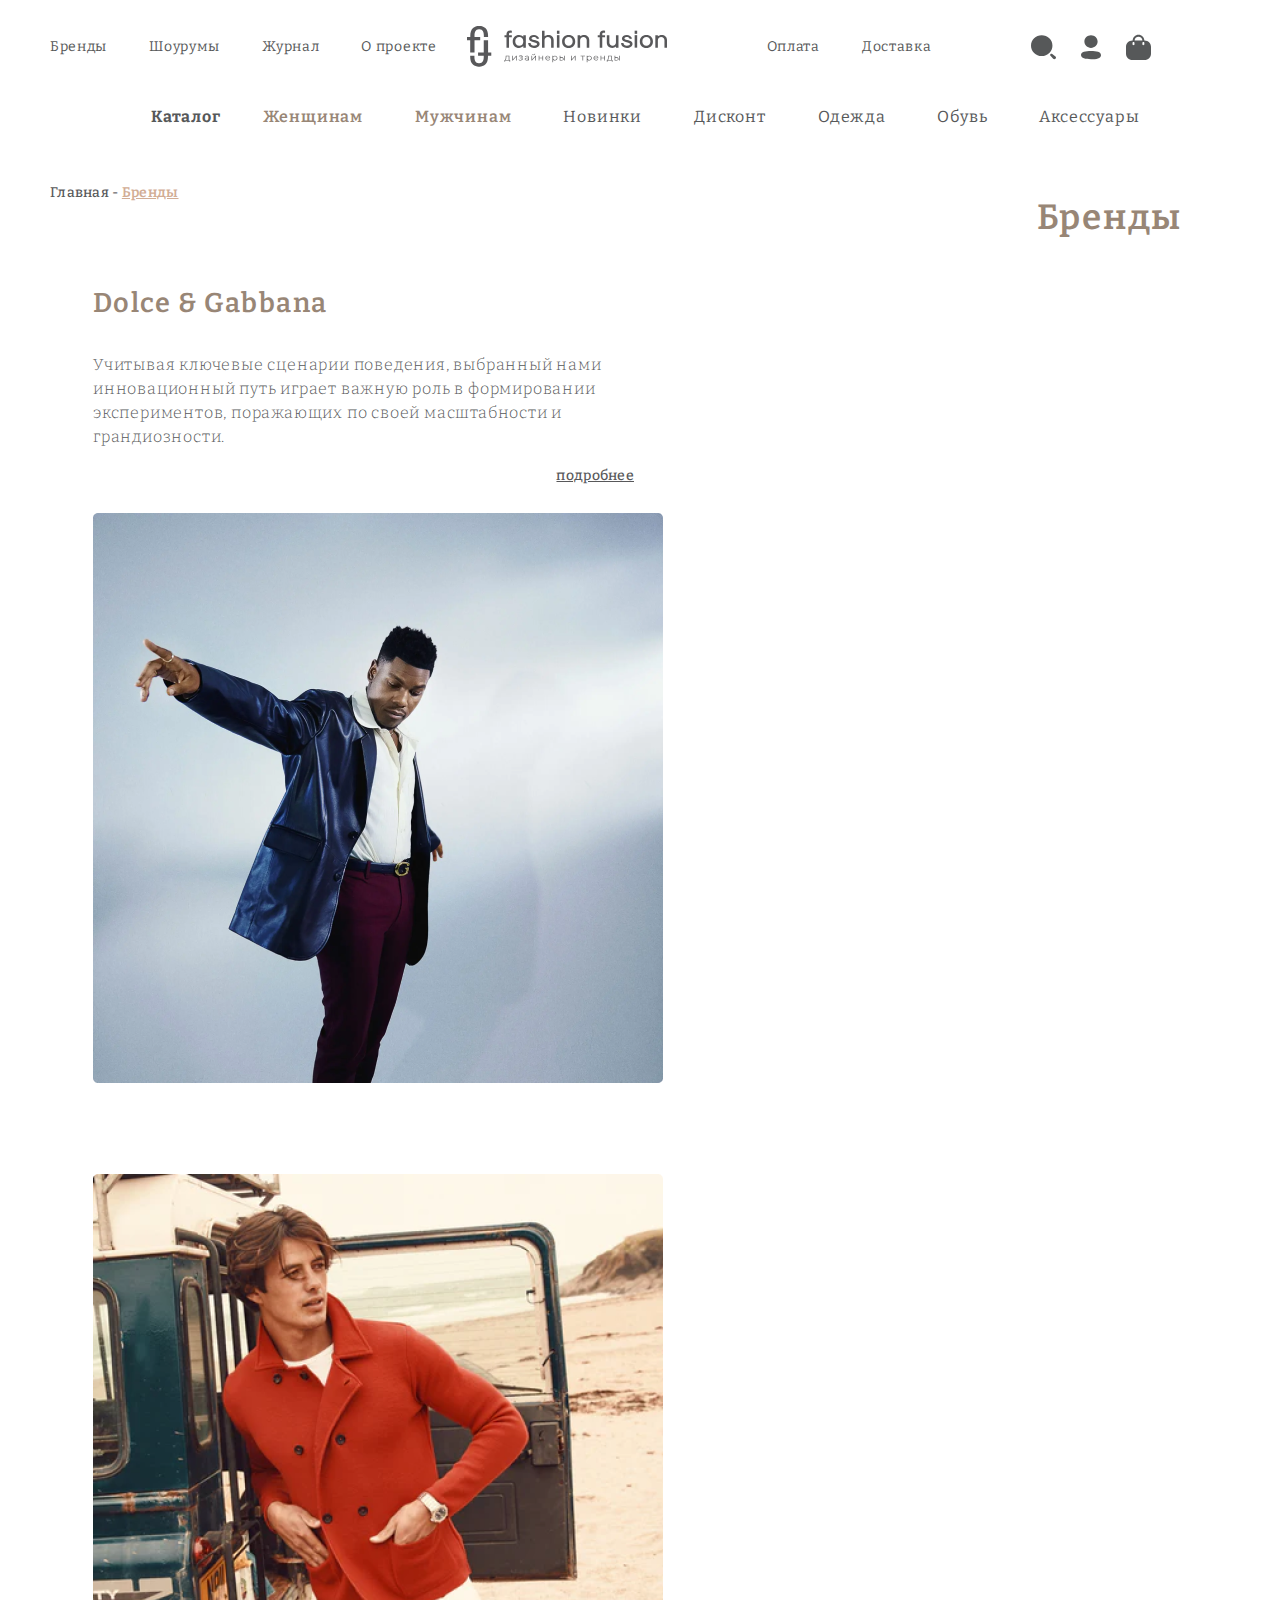
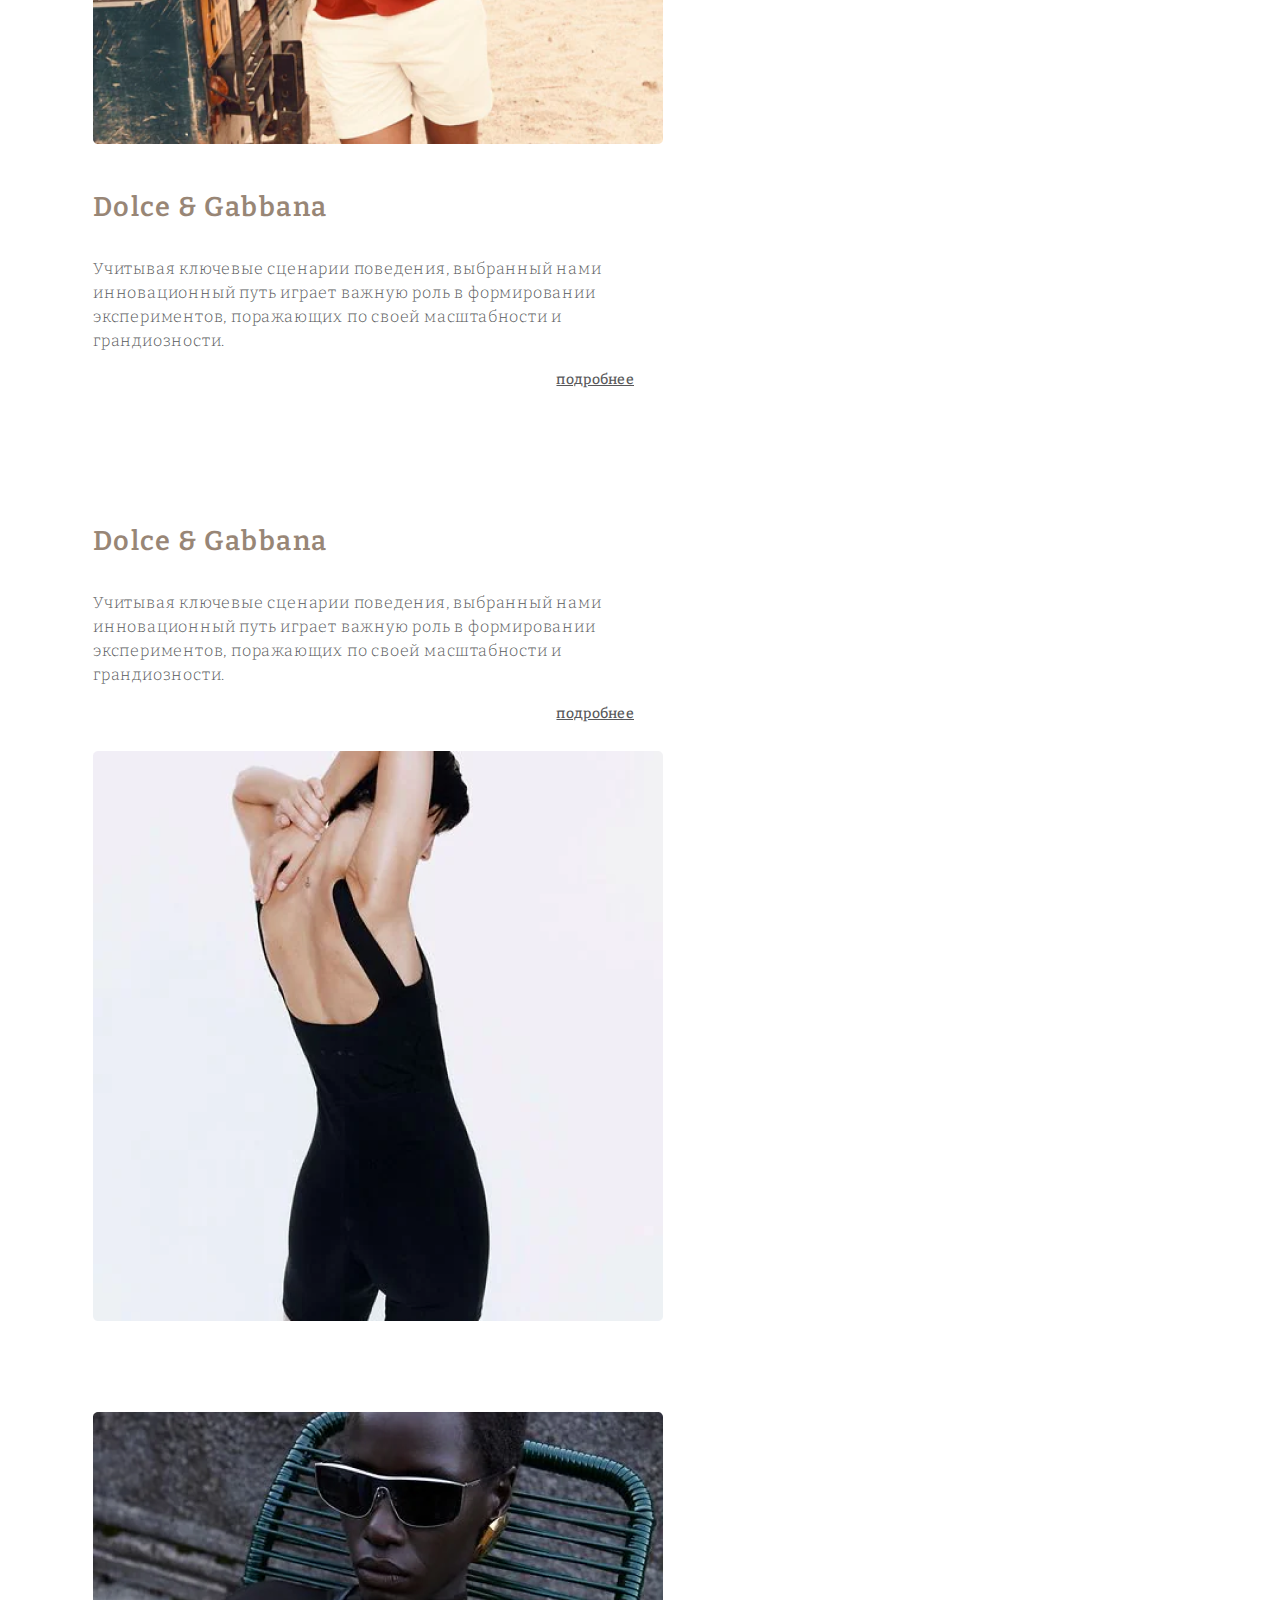
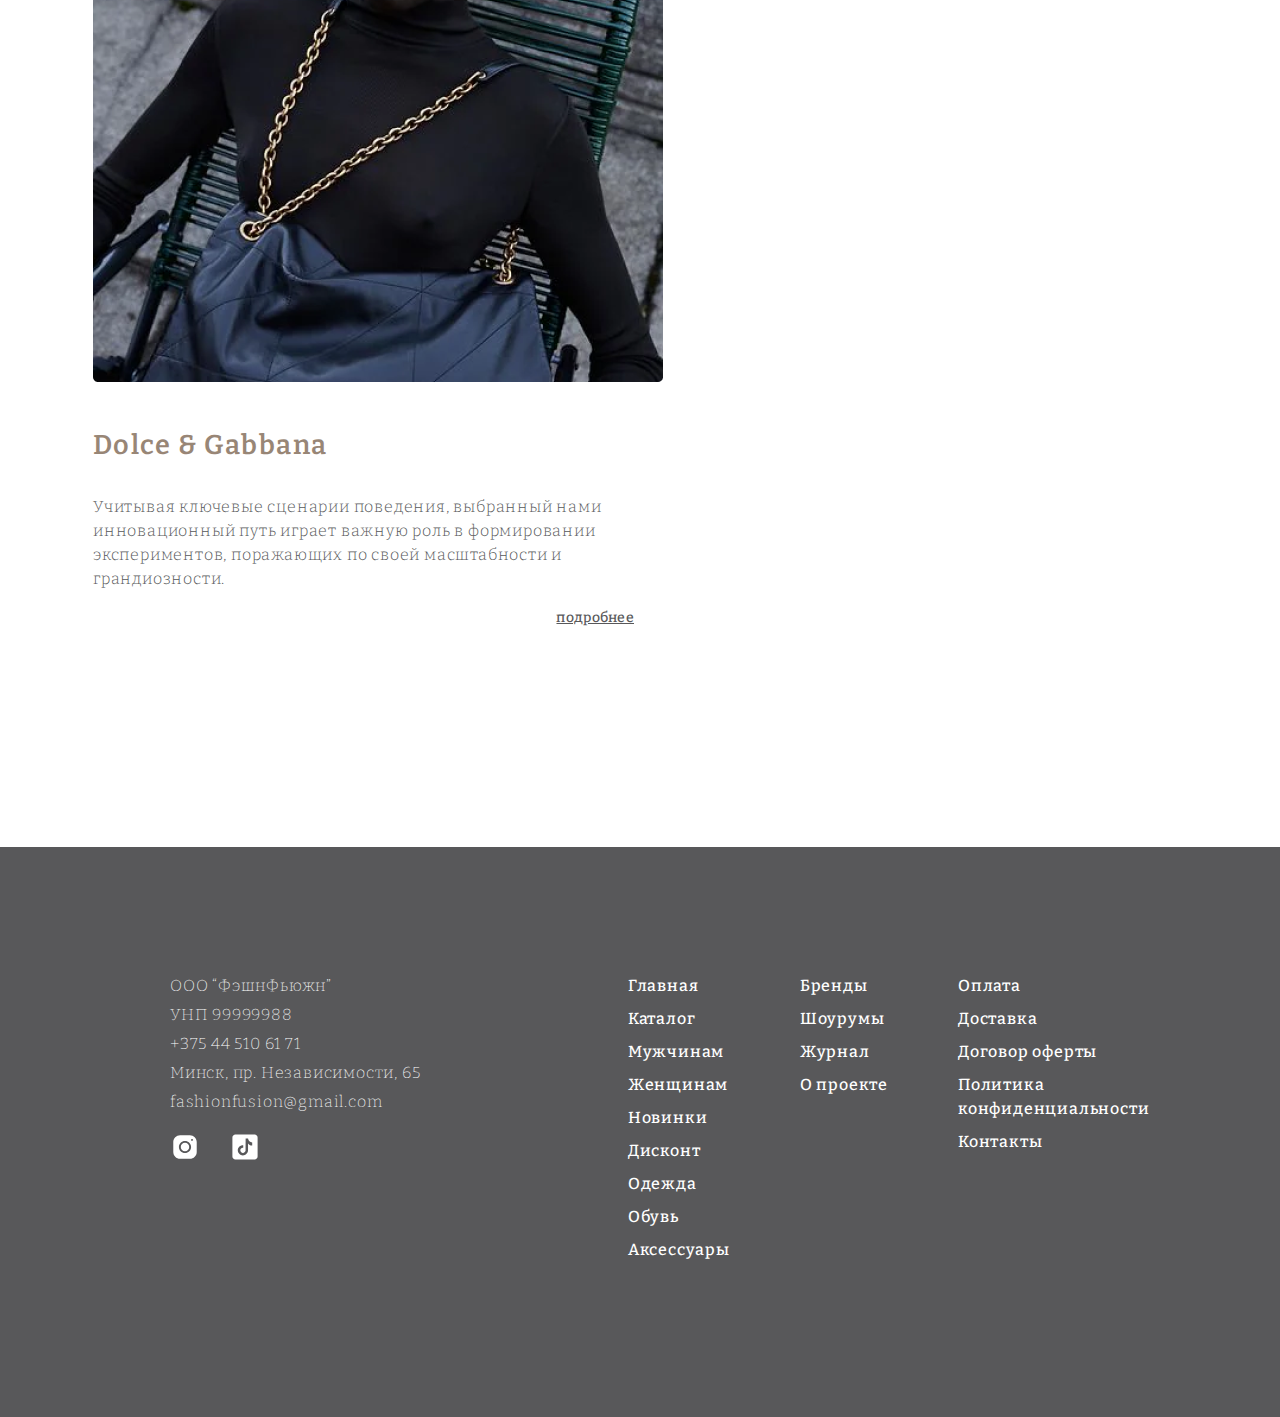
<file: page-brands.html>
<!DOCTYPE html>
<html lang="en">

<head>
    <meta charset="UTF-8">
    <meta name="viewport" content="width=device-width, initial-scale=1.0">
    <title>Fashion</title>
    <link rel="preconnect" href="https://fonts.googleapis.com">
    <link rel="preconnect" href="https://fonts.gstatic.com" crossorigin>
    <link href="https://fonts.googleapis.com/css2?family=Bitter:wght@100;200;300;400;500;600&display=swap" rel="stylesheet">
    <link rel="stylesheet" href="style.css">
    <link rel="stylesheet" href="header.css">
    <link rel="stylesheet" href="brands.css">
    <link rel="stylesheet" href="footer.css">
</head>

<body>
    <div class="wrapper">
        <header class="header">
            <nav class="desctop">
                <ul class="header-mainList">
                    <li><a href="page-brands.html">Бренды</a></li>
                    <li><a href="page-showrooms.html">Шоурумы</a></li>
                    <li><a href="page-articles.html">Журнал</a></li>
                    <div class="header-mainList__logo">
                        <a href="page-about.html">О проекте</a>
                        <div class="header-mainList-block2">
                            <a href="index.html"><img src="images/icons/header-logo.svg" alt=""></a>
                            <a href="page-payment.html">Оплата</a>
                        </div>
                    </div>
                    <div class="header-mainList-block3">
                        <li><a href="page-delivery.html">Доставка</a></li>
                        <div class="header-mainList__icons">
                            <img src="images/icons/search.svg" alt="">
                            <img src="images/icons/profile.svg" alt="">
                            <img src="images/icons/bag.svg" alt="">
                        </div>
                    </div>
                </ul>
                <ul class="header-list">
                    <div class="header-mainList-block1">
                        <li class="header-list__item cat"><a class="header-list__item-link link" href="page-catalog.html">Каталог</a></li>
                        <li class="header-list__item ppl"><a class="link header-list__item-link" href="page-catalog.html">Женщинам</a></li>
                    </div>
                    <li class="header-list__item ppl"><a class="link header-list__item-link" href="page-catalog.html">Мужчинам</a></li>
                    <li class="header-list__item"><a class="link header-list__item-link" href="page-catalog.html">Новинки</a></li>
                    <li class="header-list__item"><a class="link header-list__item-link" href="page-catalog.html">Дисконт</a></li>
                    <li class="header-list__item"><a class="link header-list__item-link" href="page-catalog.html">Одежда</a></li>
                    <li class="header-list__item"><a class="link header-list__item-link" href="page-catalog.html">Обувь</a></li>
                    <li class="header-list__item"><a class="link header-list__item-link" href="page-catalog.html">Аксессуары</a></li>
                </ul>
            </nav>
         
        </header>
        <header class="header-mob">
            <div class="header__container">
                
                <div class="header__menu menu">
                    <div class="menu__icon">
                        <span></span>
                    </div>
                    <nav class="menu__body">
                        <ul class="menu__list">
                            <li>
                                <a class="menu__link" href="page-catalog.html">Каталог</a>
                                <span class="menu__arrow"></span>
                                <ul class="menu__sub-list">
                                    <li><a class="menu__sub-link" href="page-catalog.html">Мужчинам</a></li>
                                    <li><a class="menu__sub-link" href="page-catalog.html">Женщинам</a></li>
                                    <li><a class="menu__sub-link" href="page-catalog.html">Новинки</a></li>
                                    <li><a class="menu__sub-link" href="page-catalog.html">Дисконт</a></li>
                                    <li><a class="menu__sub-link" href="page-catalog.html">Одежда</a></li>
                                    <li><a class="menu__sub-link" href="page-catalog.html">Обувь</a></li>
                                    <li><a class="menu__sub-link" href="page-catalog.html">Аксессуары</a></li>
                                </ul>
                            </li>
                            <li>
                                <a class="menu__link" href="page-brands.html">Бренды</a>
                                <span class="menu__arrow"></span>
                                <ul class="menu__sub-list">
                                    <li><a class="menu__sub-link" href="page-brand.html">Astorflex</a></li>
                                    <li><a class="menu__sub-link" href="page-brand.html">Berwich</a></li>
                                    <li><a class="menu__sub-link" href="page-brand.html">Drumohr</a></li>
                                    <li><a class="menu__sub-link" href="page-brand.html">Fedeli</a></li>
                                    <li><a class="menu__sub-link" href="page-brand.html">Gran Sasso</a></li>
                                    <li><a class="menu__sub-link" href="page-brand.html">Incotex</a></li>
                                    <li><a class="menu__sub-link" href="page-brand.html">Werner Christ</a></li>
                                </ul>
                            </li>
                            <li><a class="menu__link" href="page-showrooms.html">Шоурумы</a></li>
                            <li> <a class="menu__link" href="page-articles.html">Журнал</a></li>
                            <li><a class="menu__link" href="page-about.html">О проекте</a></li>
                            <li><a class="menu__link" href="page-payment.html">Оплата</a></li>
                            <li><a class="menu__link" href="page-delivery.html">Доставка</a></li>
                            <li><a class="menu__link" href="page-contract.html">Договор оферты</a></li>
                            <li><a class="menu__link" href="page-policy.html">Политика конфиденциальности</a></li>
                            <li><a class="menu__link" href="page-contacts.html">Контакты</a></li>
                        </ul>
                        <div class="header-imgs">
                            <img src="images/icons/header-inst.svg" alt="">
                            <img src="images/icons/header-tt.svg" alt="">
                        </div>
                    </nav>
                </div>
                <a class="header__logo" href="index.html">
                    <img src="./images/icons/header-logo.svg" width='150px' alt="header-logo">
                </a>
                <a class="header__logo" href="index.html">
                    <img src="./images/icons/profile.svg" alt="header-logo">
                </a>
            </div>
        </header>
    </div>

        <div class="wrapper">
            <div class="pages">
                <p><a href="index.html"><span class="pages-main">Главная - </span></a><a href="page-brands.html"><span class="pages-current">Бренды</span></a>
                </p>
            </div>
            <section class="brands">
                <h2 class="brands-title title">Бренды</h2>
                <div class="brands-wrapper brands-desc">
                    <div class="brands-first">
                        <h3 class="brands-content__title subtitle">Dolce & Gabbana</h3>
                        <p class="brands-content__desc desc">Учитывая ключевые сценарии поведения, выбранный нами
                            инновационный путь играет важную роль в формировании экспериментов, поражающих по своей
                            масштабности и грандиозности.</p>
                        <a class="brands-content__link pages-main" href="page-brand.html">подробнее</a>
                        <img class="brands-content__img" src="images/brands-1.png" alt="">
                    </div>
                    <div class="brands-second">
                        <img src="images/brands-2.png" alt="">
                        <h3 class="brands-content__title subtitle">Dolce & Gabbana</h3>
                        <p class="brands-content__desc desc">Учитывая ключевые сценарии поведения, выбранный нами
                            инновационный путь играет важную роль в формировании экспериментов, поражающих по своей
                            масштабности и грандиозности.</p>
                        <a class="brands-content__link pages-main" href="page-brand.html">подробнее</a>
                    </div>
                    <div class="brands-first">
                        <h3 class="brands-content__title subtitle">Dolce & Gabbana</h3>
                        <p class="brands-content__desc desc">Учитывая ключевые сценарии поведения, выбранный нами
                            инновационный путь играет важную роль в формировании экспериментов, поражающих по своей
                            масштабности и грандиозности.</p>
                        <a class="brands-content__link pages-main" href="page-brand.html">подробнее</a>
                        <img class="brands-content__img" src="images/brands-3.png" alt="">
                    </div>
                    <div class="brands-second">
                        <img src="images/brands-4.png" alt="">
                        <h3 class="brands-content__title subtitle">Dolce & Gabbana</h3>
                        <p class="brands-content__desc desc">Учитывая ключевые сценарии поведения, выбранный нами
                            инновационный путь играет важную роль в формировании экспериментов, поражающих по своей
                            масштабности и грандиозности.</p>
                        <a class="brands-content__link pages-main" href="page-brand.html">подробнее</a>
                    </div>

                </div>
                <div class="brands-wrapper brands-mob">
                    <div class="brands-first">
                        <h3 class="brands-content__title vv subtitle">Dolce & Gabbana</h3>
                        <img class="brands-content__img" src="images/brands-1.png" alt="">
                        <p class="brands-content__desc desc">Учитывая ключевые сценарии поведения, выбранный нами
                            инновационный путь играет важную роль в формировании экспериментов, поражающих по своей
                            масштабности и грандиозности.</p>
                        <a class="brands-content__link pages-main" href="page-brand.html">подробнее</a>
                    </div>
                    <div class="brands-second">
                        <h3 class="brands-content__title subtitle">Dolce & Gabbana</h3>
                        <img src="images/brands-2.png" alt="">
                        <p class="brands-content__desc desc">Учитывая ключевые сценарии поведения, выбранный нами
                            инновационный путь играет важную роль в формировании экспериментов, поражающих по своей
                            масштабности и грандиозности.</p>
                        <a class="brands-content__link pages-main" href="page-brand.html">подробнее</a>
                    </div>
                    <div class="brands-first">
                        <h3 class="brands-content__title subtitle">Dolce & Gabbana</h3>
                        <img class="brands-content__img" src="images/brands-3.png" alt="">
                        <p class="brands-content__desc desc">Учитывая ключевые сценарии поведения, выбранный нами
                            инновационный путь играет важную роль в формировании экспериментов, поражающих по своей
                            масштабности и грандиозности.</p>
                        <a class="brands-content__link pages-main" href="page-brand.html">подробнее</a>
                    </div>
                    <div class="brands-second">
                        <h3 class="brands-content__title subtitle">Dolce & Gabbana</h3>
                        <img src="images/brands-4.png" alt="">
                        <p class="brands-content__desc desc">Учитывая ключевые сценарии поведения, выбранный нами
                            инновационный путь играет важную роль в формировании экспериментов, поражающих по своей
                            масштабности и грандиозности.</p>
                        <a class="brands-content__link pages-main" href="page-brand.html">подробнее</a>
                    </div>

                </div>
            </section>
        </div>

        <footer class="footer">
            <div class="wrapper">
                <div class="footer-content">
                    <div class="footer-contacts desc">
                        <p>ООО “ФэшнФьюжн”</p>
                        <p>УНП 99999988</p>
                        <a href="tel:+375 44 510 61 71">+375 44 510 61 71</a>
                        <p>Минск, пр. Независимости, 65</p>
                        <a href="mailto:fashionfusion@gmail.com">fashionfusion@gmail.com</a>
                        <div class="footer-contacts__imgs">
                            <a href="#"><img src="images/icons/instagram.svg" alt=""></a>
                            <a href="#"><img src="images/icons/tiktok.svg" alt=""></a>
                        </div>
                    </div>
                    <ul class="footer-nav">
                        <li>
                            <ul class="footer-list">
                                <li><a class="link" href="index.html">Главная</a></li>
                                <li><a class="link" href="page-catalog.html">Каталог</a></li>
                                <li><a class="link" href="page-catalog.html">Мужчинам</a></li>
                                <li><a class="link" href="page-catalog.html">Женщинам</a></li>
                                <li><a class="link" href="page-catalog.html">Новинки</a></li>
                                <li><a class="link" href="page-catalog.html">Дисконт</a></li>
                                <li><a class="link" href="page-catalog.html">Одежда</a></li>
                                <li><a class="link" href="page-catalog.html">Обувь</a></li>
                                <li><a class="link last" href="page-catalog.html">Аксессуары</a></li>
                            </ul>
                        </li>
                        <li>
                            <ul class="footer-list">
                                <li><a class="link" href="page-brands.html">Бренды</a></li>
                                <li><a class="link" href="page-showrooms.html">Шоурумы</a></li>
                                <li><a class="link" href="page-articles.html">Журнал</a></li>
                                <li><a class="link last" href="page-about.html">О проекте</a></li>
                            </ul>
                        </li>
                        <li>
                            <ul class="footer-list">
                                <li><a class="link" href="page-payment.html">Оплата</a></li>
                                <li><a class="link" href="page-delivery.html">Доставка</a></li>
                                <li><a class="link" href="page-contract.html">Договор оферты</a></li>
                                <li><a class="link" href="page-policy.html">Политика
                                        конфиденциальности</a></li>
                                <li><a class="link last" href="page-contacts.html">Контакты</a></li>
                            </ul>
                        </li>
                    </ul>
                </div>
            </div>
        </footer>
</body>
<script src="js/header.js"></script>
</html>
</file>
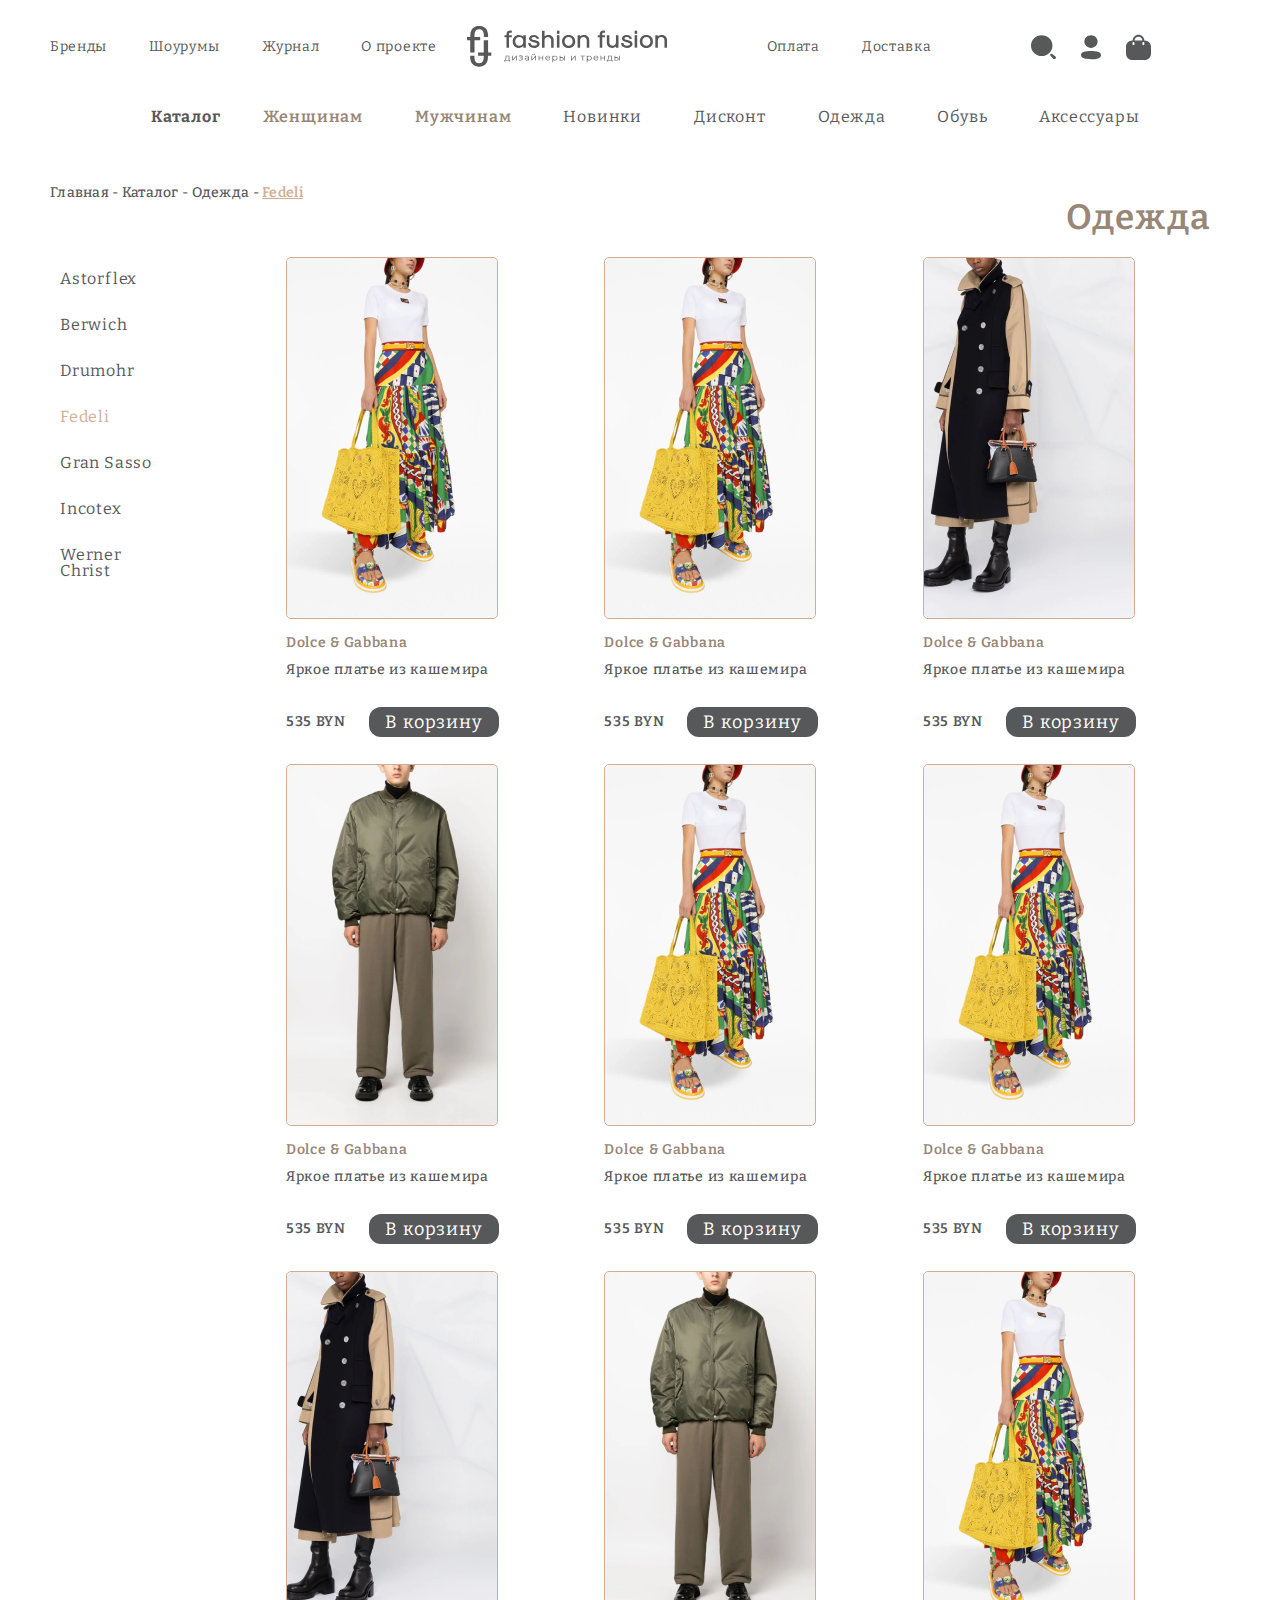
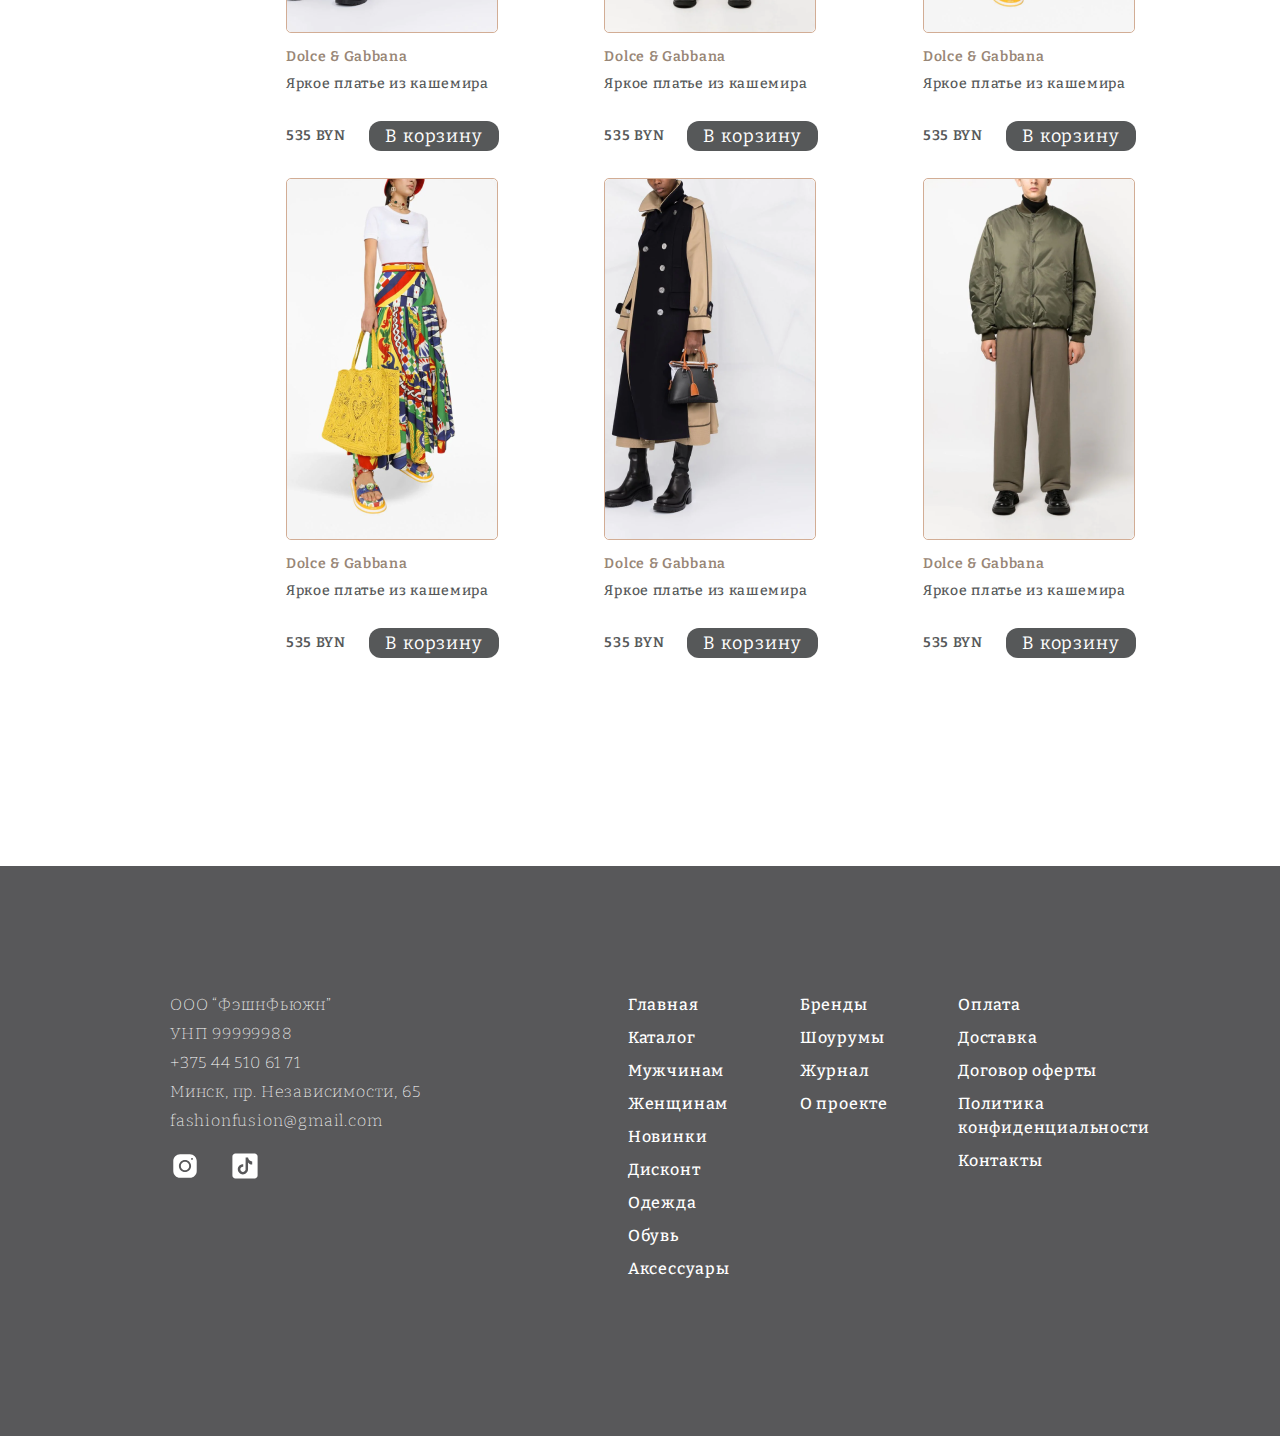
<file: page-catalog.html>
<!DOCTYPE html>
<html lang="en">

<head>
    <meta charset="UTF-8">
    <meta name="viewport" content="width=device-width, initial-scale=1.0">
    <title>Fashion</title>
    <link rel="preconnect" href="https://fonts.googleapis.com">
    <link rel="preconnect" href="https://fonts.gstatic.com" crossorigin>
    <link href="https://fonts.googleapis.com/css2?family=Bitter:wght@100;200;300;400;500;600&display=swap" rel="stylesheet">
    <link rel="stylesheet" href="style.css">
    <link rel="stylesheet" href="header.css">
    <link rel="stylesheet" href="catalog.css">
    <link rel="stylesheet" href="footer.css">
</head>

<body>
    <div class="wrapper">
        <header class="header">
            <nav class="desctop">
                <ul class="header-mainList">
                    <li><a href="page-brands.html">Бренды</a></li>
                    <li><a href="page-showrooms.html">Шоурумы</a></li>
                    <li><a href="page-articles.html">Журнал</a></li>
                    <div class="header-mainList__logo">
                        <a href="page-about.html">О проекте</a>
                        <div class="header-mainList-block2">
                            <a href="index.html"><img src="images/icons/header-logo.svg" alt=""></a>
                            <a href="page-payment.html">Оплата</a>
                        </div>
                    </div>
                    <div class="header-mainList-block3">
                        <li><a href="page-delivery.html">Доставка</a></li>
                        <div class="header-mainList__icons">
                            <img src="images/icons/search.svg" alt="">
                            <img src="images/icons/profile.svg" alt="">
                            <img src="images/icons/bag.svg" alt="">
                        </div>
                    </div>
                </ul>
                <ul class="header-list">
                    <div class="header-mainList-block1">
                        <li class="header-list__item cat"><a class="header-list__item-link link" href="page-catalog.html">Каталог</a></li>
                        <li class="header-list__item ppl"><a class="link header-list__item-link" href="page-catalog.html">Женщинам</a></li>
                    </div>
                    <li class="header-list__item ppl"><a class="link header-list__item-link" href="page-catalog.html">Мужчинам</a></li>
                    <li class="header-list__item"><a class="link header-list__item-link" href="page-catalog.html">Новинки</a></li>
                    <li class="header-list__item"><a class="link header-list__item-link" href="page-catalog.html">Дисконт</a></li>
                    <li class="header-list__item"><a class="link header-list__item-link" href="page-catalog.html">Одежда</a></li>
                    <li class="header-list__item"><a class="link header-list__item-link" href="page-catalog.html">Обувь</a></li>
                    <li class="header-list__item"><a class="link header-list__item-link" href="page-catalog.html">Аксессуары</a></li>
                </ul>
            </nav>
         
        </header>
        <header class="header-mob">
            <div class="header__container">
                
                <div class="header__menu menu">
                    <div class="menu__icon">
                        <span></span>
                    </div>
                    <nav class="menu__body">
                        <ul class="menu__list">
                            <li>
                                <a class="menu__link" href="page-catalog.html">Каталог</a>
                                <span class="menu__arrow"></span>
                                <ul class="menu__sub-list">
                                    <li><a class="menu__sub-link" href="page-catalog.html">Мужчинам</a></li>
                                    <li><a class="menu__sub-link" href="page-catalog.html">Женщинам</a></li>
                                    <li><a class="menu__sub-link" href="page-catalog.html">Новинки</a></li>
                                    <li><a class="menu__sub-link" href="page-catalog.html">Дисконт</a></li>
                                    <li><a class="menu__sub-link" href="page-catalog.html">Одежда</a></li>
                                    <li><a class="menu__sub-link" href="page-catalog.html">Обувь</a></li>
                                    <li><a class="menu__sub-link" href="page-catalog.html">Аксессуары</a></li>
                                </ul>
                            </li>
                            <li>
                                <a class="menu__link" href="page-brands.html">Бренды</a>
                                <span class="menu__arrow"></span>
                                <ul class="menu__sub-list">
                                    <li><a class="menu__sub-link" href="page-brand.html">Astorflex</a></li>
                                    <li><a class="menu__sub-link" href="page-brand.html">Berwich</a></li>
                                    <li><a class="menu__sub-link" href="page-brand.html">Drumohr</a></li>
                                    <li><a class="menu__sub-link" href="page-brand.html">Fedeli</a></li>
                                    <li><a class="menu__sub-link" href="page-brand.html">Gran Sasso</a></li>
                                    <li><a class="menu__sub-link" href="page-brand.html">Incotex</a></li>
                                    <li><a class="menu__sub-link" href="page-brand.html">Werner Christ</a></li>
                                </ul>
                            </li>
                            <li><a class="menu__link" href="page-showrooms.html">Шоурумы</a></li>
                            <li> <a class="menu__link" href="page-articles.html">Журнал</a></li>
                            <li><a class="menu__link" href="page-about.html">О проекте</a></li>
                            <li><a class="menu__link" href="page-payment.html">Оплата</a></li>
                            <li><a class="menu__link" href="page-delivery.html">Доставка</a></li>
                            <li><a class="menu__link" href="page-contract.html">Договор оферты</a></li>
                            <li><a class="menu__link" href="page-policy.html">Политика конфиденциальности</a></li>
                            <li><a class="menu__link" href="page-contacts.html">Контакты</a></li>
                        </ul>
                        <div class="header-imgs">
                            <img src="images/icons/header-inst.svg" alt="">
                            <img src="images/icons/header-tt.svg" alt="">
                        </div>
                    </nav>
                </div>
                <a class="header__logo" href="index.html">
                    <img src="./images/icons/header-logo.svg" width='150px' alt="header-logo">
                </a>
                <a class="header__logo" href="index.html">
                    <img src="./images/icons/profile.svg" alt="header-logo">
                </a>
            </div>
        </header>
    </div>

    <div class="wrapper">
        <div class="pages">
            <p><a href="index.html"><span class="pages-main">Главная - </span></a><a href="page-catalog.html"><span class="pages-main">Каталог - Одежда - </span></a><span class="pages-current">Fedeli</span>
        </div>
        <h2 class="catalog-title title">Одежда</h2>
        <div class="catalog-wrapper">
            <ul class="catalog-brands__list catalog-desc">
                <li class="catalog-brands__list-item"><a class="catalog-brands__list-link" href="">Astorflex</a></li>
                <li class="catalog-brands__list-item"><a class="catalog-brands__list-link" href="">Berwich</a></li>
                <li class="catalog-brands__list-item"><a class="catalog-brands__list-link" href="">Drumohr</a></li>
                <li class="catalog-brands__list-item"><a class="catalog-brands__list-link active" href="">Fedeli</a>
                </li>
                <li class="catalog-brands__list-item"><a class="catalog-brands__list-link" href="">Gran Sasso</a></li>
                <li class="catalog-brands__list-item"><a class="catalog-brands__list-link" href="">Incotex</a></li>
                <li class="catalog-brands__list-item"><a class="catalog-brands__list-link" href="">Werner Christ</a>
                </li>
            </ul>
            <div class="catalog-mob">
                <a class="catalog-brands__list-link" href="">Astorflex</a>
                <a class="catalog-brands__list-link" href="">Berwich</a>
                <a class="catalog-brands__list-link" href="">Drumohr</a>
                <a class="catalog-brands__list-link active" href="">Fedeli</a>
                <a class="catalog-brands__list-link" href="">Gran Sasso</a>
                <a class="catalog-brands__list-link" href="">Incotex</a>
                <a class="catalog-brands__list-link" href="">Werner Christ</a>
            </div>
            <div class="catalog-goods">
                <ul class="catalog-goods__list">
                    <li>
                        <a href="page-item.html">
                            <img src="images/brand-1.png" alt="">
                            <h3 class="catalog-goods__list-subtitle">Dolce & Gabbana</h3>
                            <p class="catalog-goods__list-text">Яркое платье из кашемира</p>
                            <div class="catalog-goods__info">
                                <p class="catalog-goods__list-price">535 BYN</p>
                                <button class="catalog-goods__list-btn">В корзину</button>
                            </div>
                        </a>
                    </li>
                    <li>
                        <a href="page-item.html">
                            <img src="images/brand-1.png" alt="">
                            <h3 class="catalog-goods__list-subtitle">Dolce & Gabbana</h3>
                            <p class="catalog-goods__list-text">Яркое платье из кашемира</p>
                            <div class="catalog-goods__info">
                                <p class="catalog-goods__list-price">535 BYN</p>
                                <button class="catalog-goods__list-btn">В корзину</button>
                            </div>
                        </a>
                    </li>
                    <li>
                        <a href="page-item.html">
                            <img src="images/brand-2.png" alt="">
                            <h3 class="catalog-goods__list-subtitle">Dolce & Gabbana</h3>
                            <p class="catalog-goods__list-text">Яркое платье из кашемира</p>
                            <div class="catalog-goods__info">
                                <p class="catalog-goods__list-price">535 BYN</p>
                                <button class="catalog-goods__list-btn">В корзину</button>
                            </div>
                        </a>
                    </li>
                    <li>
                        <a href="page-item.html">
                            <img src="images/brand-3.png" alt="">
                            <h3 class="catalog-goods__list-subtitle">Dolce & Gabbana</h3>
                            <p class="catalog-goods__list-text">Яркое платье из кашемира</p>
                            <div class="catalog-goods__info">
                                <p class="catalog-goods__list-price">535 BYN</p>
                                <button class="catalog-goods__list-btn">В корзину</button>
                            </div>
                        </a>
                    </li>
                    <li>
                        <a href="page-item.html">
                            <img src="images/brand-1.png" alt="">
                            <h3 class="catalog-goods__list-subtitle">Dolce & Gabbana</h3>
                            <p class="catalog-goods__list-text">Яркое платье из кашемира</p>
                            <div class="catalog-goods__info">
                                <p class="catalog-goods__list-price">535 BYN</p>
                                <button class="catalog-goods__list-btn">В корзину</button>
                            </div>
                        </a>
                    </li>
                    <li>
                        <a href="page-item.html">
                            <img src="images/brand-1.png" alt="">
                            <h3 class="catalog-goods__list-subtitle">Dolce & Gabbana</h3>
                            <p class="catalog-goods__list-text">Яркое платье из кашемира</p>
                            <div class="catalog-goods__info">
                                <p class="catalog-goods__list-price">535 BYN</p>
                                <button class="catalog-goods__list-btn">В корзину</button>
                            </div>
                        </a>
                    </li>
                    <li>
                        <a href="page-item.html">
                            <img src="images/brand-2.png" alt="">
                            <h3 class="catalog-goods__list-subtitle">Dolce & Gabbana</h3>
                            <p class="catalog-goods__list-text">Яркое платье из кашемира</p>
                            <div class="catalog-goods__info">
                                <p class="catalog-goods__list-price">535 BYN</p>
                                <button class="catalog-goods__list-btn">В корзину</button>
                            </div>
                        </a>
                    </li>
                    <li>
                        <a href="page-item.html">
                            <img src="images/brand-3.png" alt="">
                            <h3 class="catalog-goods__list-subtitle">Dolce & Gabbana</h3>
                            <p class="catalog-goods__list-text">Яркое платье из кашемира</p>
                            <div class="catalog-goods__info">
                                <p class="catalog-goods__list-price">535 BYN</p>
                                <button class="catalog-goods__list-btn">В корзину</button>
                            </div>
                        </a>
                    </li>
                    <li>
                        <a href="page-item.html">
                            <img src="images/brand-1.png" alt="">
                            <h3 class="catalog-goods__list-subtitle">Dolce & Gabbana</h3>
                            <p class="catalog-goods__list-text">Яркое платье из кашемира</p>
                            <div class="catalog-goods__info">
                                <p class="catalog-goods__list-price">535 BYN</p>
                                <button class="catalog-goods__list-btn">В корзину</button>
                            </div>
                        </a>
                    </li>
                    <li>
                        <a href="page-item.html">
                            <img src="images/brand-1.png" alt="">
                            <h3 class="catalog-goods__list-subtitle">Dolce & Gabbana</h3>
                            <p class="catalog-goods__list-text">Яркое платье из кашемира</p>
                            <div class="catalog-goods__info">
                                <p class="catalog-goods__list-price">535 BYN</p>
                                <button class="catalog-goods__list-btn">В корзину</button>
                            </div>
                        </a>
                    </li>
                    <li>
                        <a href="page-item.html">
                            <img src="images/brand-2.png" alt="">
                            <h3 class="catalog-goods__list-subtitle">Dolce & Gabbana</h3>
                            <p class="catalog-goods__list-text">Яркое платье из кашемира</p>
                            <div class="catalog-goods__info">
                                <p class="catalog-goods__list-price">535 BYN</p>
                                <button class="catalog-goods__list-btn">В корзину</button>
                            </div>
                        </a>
                    </li>
                    <li>
                        <a href="page-item.html">
                            <img src="images/brand-3.png" alt="">
                            <h3 class="catalog-goods__list-subtitle">Dolce & Gabbana</h3>
                            <p class="catalog-goods__list-text">Яркое платье из кашемира</p>
                            <div class="catalog-goods__info">
                                <p class="catalog-goods__list-price">535 BYN</p>
                                <button class="catalog-goods__list-btn">В корзину</button>
                            </div>
                        </a>
                    </li>

                </ul>

            </div>
        </div>

    </div>

    <footer class="footer">
        <div class="wrapper">
            <div class="footer-content">
                <div class="footer-contacts desc">
                    <p>ООО “ФэшнФьюжн”</p>
                    <p>УНП 99999988</p>
                    <a href="tel:+375 44 510 61 71">+375 44 510 61 71</a>
                    <p>Минск, пр. Независимости, 65</p>
                    <a href="mailto:fashionfusion@gmail.com">fashionfusion@gmail.com</a>
                    <div class="footer-contacts__imgs">
                        <a href="#"><img src="images/icons/instagram.svg" alt=""></a>
                        <a href="#"><img src="images/icons/tiktok.svg" alt=""></a>
                    </div>
                </div>
                <ul class="footer-nav">
                    <li>
                        <ul class="footer-list">
                            <li><a class="link" href="index.html">Главная</a></li>
                            <li><a class="link" href="page-catalog.html">Каталог</a></li>
                            <li><a class="link" href="page-catalog.html">Мужчинам</a></li>
                            <li><a class="link" href="page-catalog.html">Женщинам</a></li>
                            <li><a class="link" href="page-catalog.html">Новинки</a></li>
                            <li><a class="link" href="page-catalog.html">Дисконт</a></li>
                            <li><a class="link" href="page-catalog.html">Одежда</a></li>
                            <li><a class="link" href="page-catalog.html">Обувь</a></li>
                            <li><a class="link last" href="page-catalog.html">Аксессуары</a></li>
                        </ul>
                    </li>
                    <li>
                        <ul class="footer-list">
                            <li><a class="link" href="page-brands.html">Бренды</a></li>
                            <li><a class="link" href="page-showrooms.html">Шоурумы</a></li>
                            <li><a class="link" href="page-articles.html">Журнал</a></li>
                            <li><a class="link last" href="page-about.html">О проекте</a></li>
                        </ul>
                    </li>
                    <li>
                        <ul class="footer-list">
                            <li><a class="link" href="page-payment.html">Оплата</a></li>
                            <li><a class="link" href="page-delivery.html">Доставка</a></li>
                            <li><a class="link" href="page-contract.html">Договор оферты</a></li>
                            <li><a class="link" href="page-policy.html">Политика
                                    конфиденциальности</a></li>
                            <li><a class="link last" href="page-contacts.html">Контакты</a></li>
                        </ul>
                    </li>
                </ul>
            </div>
        </div>
    </footer>
</body>
<script src="js/header.js"></script>

</html>
</file>
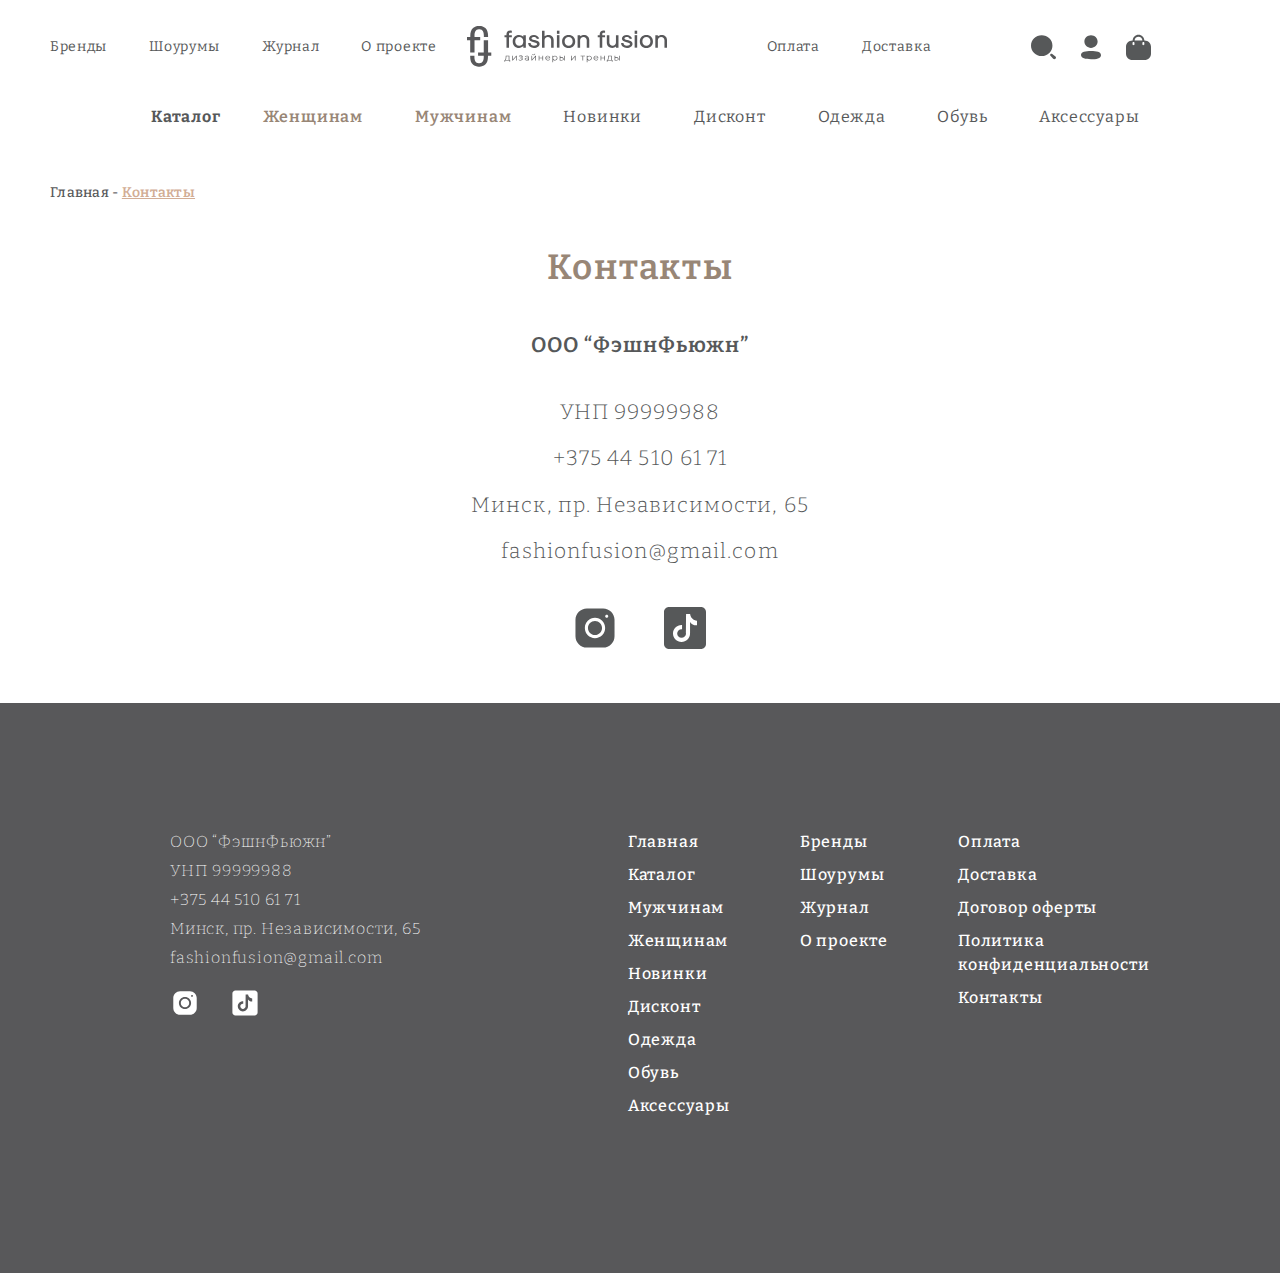
<file: page-contacts.html>
<!DOCTYPE html>
<html lang="en">

<head>
    <meta charset="UTF-8">
    <meta name="viewport" content="width=device-width, initial-scale=1.0">
    <title>Fashion</title>
    <link rel="preconnect" href="https://fonts.googleapis.com">
    <link rel="preconnect" href="https://fonts.gstatic.com" crossorigin>
    <link href="https://fonts.googleapis.com/css2?family=Bitter:wght@100;200;300;400;500;600&display=swap" rel="stylesheet">
    <link rel="stylesheet" href="style.css">
    <link rel="stylesheet" href="header.css">
    <link rel="stylesheet" href="contacts.css">
    <link rel="stylesheet" href="footer.css">
</head>

<body>
    <div class="wrapper">
        <header class="header">
            <nav class="desctop">
                <ul class="header-mainList">
                    <li><a href="page-brands.html">Бренды</a></li>
                    <li><a href="page-showrooms.html">Шоурумы</a></li>
                    <li><a href="page-articles.html">Журнал</a></li>
                    <div class="header-mainList__logo">
                        <a href="page-about.html">О проекте</a>
                        <div class="header-mainList-block2">
                            <a href="index.html"><img src="images/icons/header-logo.svg" alt=""></a>
                            <a href="page-payment.html">Оплата</a>
                        </div>
                    </div>
                    <div class="header-mainList-block3">
                        <li><a href="page-delivery.html">Доставка</a></li>
                        <div class="header-mainList__icons">
                            <img src="images/icons/search.svg" alt="">
                            <img src="images/icons/profile.svg" alt="">
                            <img src="images/icons/bag.svg" alt="">
                        </div>
                    </div>
                </ul>
                <ul class="header-list">
                    <div class="header-mainList-block1">
                        <li class="header-list__item cat"><a class="header-list__item-link link" href="page-catalog.html">Каталог</a></li>
                        <li class="header-list__item ppl"><a class="link header-list__item-link" href="page-catalog.html">Женщинам</a></li>
                    </div>
                    <li class="header-list__item ppl"><a class="link header-list__item-link" href="page-catalog.html">Мужчинам</a></li>
                    <li class="header-list__item"><a class="link header-list__item-link" href="page-catalog.html">Новинки</a></li>
                    <li class="header-list__item"><a class="link header-list__item-link" href="page-catalog.html">Дисконт</a></li>
                    <li class="header-list__item"><a class="link header-list__item-link" href="page-catalog.html">Одежда</a></li>
                    <li class="header-list__item"><a class="link header-list__item-link" href="page-catalog.html">Обувь</a></li>
                    <li class="header-list__item"><a class="link header-list__item-link" href="page-catalog.html">Аксессуары</a></li>
                </ul>
            </nav>
         
        </header>
        <header class="header-mob">
            <div class="header__container">
                
                <div class="header__menu menu">
                    <div class="menu__icon">
                        <span></span>
                    </div>
                    <nav class="menu__body">
                        <ul class="menu__list">
                            <li>
                                <a class="menu__link" href="page-catalog.html">Каталог</a>
                                <span class="menu__arrow"></span>
                                <ul class="menu__sub-list">
                                    <li><a class="menu__sub-link" href="page-catalog.html">Мужчинам</a></li>
                                    <li><a class="menu__sub-link" href="page-catalog.html">Женщинам</a></li>
                                    <li><a class="menu__sub-link" href="page-catalog.html">Новинки</a></li>
                                    <li><a class="menu__sub-link" href="page-catalog.html">Дисконт</a></li>
                                    <li><a class="menu__sub-link" href="page-catalog.html">Одежда</a></li>
                                    <li><a class="menu__sub-link" href="page-catalog.html">Обувь</a></li>
                                    <li><a class="menu__sub-link" href="page-catalog.html">Аксессуары</a></li>
                                </ul>
                            </li>
                            <li>
                                <a class="menu__link" href="page-brands.html">Бренды</a>
                                <span class="menu__arrow"></span>
                                <ul class="menu__sub-list">
                                    <li><a class="menu__sub-link" href="page-brand.html">Astorflex</a></li>
                                    <li><a class="menu__sub-link" href="page-brand.html">Berwich</a></li>
                                    <li><a class="menu__sub-link" href="page-brand.html">Drumohr</a></li>
                                    <li><a class="menu__sub-link" href="page-brand.html">Fedeli</a></li>
                                    <li><a class="menu__sub-link" href="page-brand.html">Gran Sasso</a></li>
                                    <li><a class="menu__sub-link" href="page-brand.html">Incotex</a></li>
                                    <li><a class="menu__sub-link" href="page-brand.html">Werner Christ</a></li>
                                </ul>
                            </li>
                            <li><a class="menu__link" href="page-showrooms.html">Шоурумы</a></li>
                            <li> <a class="menu__link" href="page-articles.html">Журнал</a></li>
                            <li><a class="menu__link" href="page-about.html">О проекте</a></li>
                            <li><a class="menu__link" href="page-payment.html">Оплата</a></li>
                            <li><a class="menu__link" href="page-delivery.html">Доставка</a></li>
                            <li><a class="menu__link" href="page-contract.html">Договор оферты</a></li>
                            <li><a class="menu__link" href="page-policy.html">Политика конфиденциальности</a></li>
                            <li><a class="menu__link" href="page-contacts.html">Контакты</a></li>
                        </ul>
                        <div class="header-imgs">
                            <img src="images/icons/header-inst.svg" alt="">
                            <img src="images/icons/header-tt.svg" alt="">
                        </div>
                    </nav>
                </div>
                <a class="header__logo" href="index.html">
                    <img src="./images/icons/header-logo.svg" width='150px' alt="header-logo">
                </a>
                <a class="header__logo" href="index.html">
                    <img src="./images/icons/profile.svg" alt="header-logo">
                </a>
            </div>
        </header>
    </div>

    <div class="wrapper">
        <div class="pages">
            <p><a href="index.html"><span class="pages-main">Главная - </span></a><a href="page-contacts.html"><span class="pages-current">Контакты</span></a>
            </p>
        </div>
        <section class="contacts">
            <h2 class="contacts-title title">
                Контакты
            </h2>
            <h3 class="contacts-name">ООО “ФэшнФьюжн”</h3>
            <div class="contacts-desc">
                <p>УНП 99999988</p>
                <p>
                    <a class="contacts-tel" href="tel:+375 29 616-76-76">+375 44 510 61 71</a>
                </p>
                <p>Минск, пр. Независимости, 65</p>
                <p>
                    <a class="contacts-mail"
                            href="mailto:fashionfusion@gmail.com">fashionfusion@gmail.com</a>
                </p>
            </div>
            <div class="contacts-imgs">
                <img src="images/icons/contacts-instagram.svg" alt="">
                <img src="images/icons/contacts-tiktok.svg" alt="">
            </div>
        </section>
    </div>

    <footer class="footer">
        <div class="wrapper">
            <div class="footer-content">
                <div class="footer-contacts desc">
                    <p>ООО “ФэшнФьюжн”</p>
                    <p>УНП 99999988</p>
                    <a href="tel:+375 44 510 61 71">+375 44 510 61 71</a>
                    <p>Минск, пр. Независимости, 65</p>
                    <a href="mailto:fashionfusion@gmail.com">fashionfusion@gmail.com</a>
                    <div class="footer-contacts__imgs">
                        <a href="#"><img src="images/icons/instagram.svg" alt=""></a>
                        <a href="#"><img src="images/icons/tiktok.svg" alt=""></a>
                    </div>
                </div>
                <ul class="footer-nav">
                    <li>
                        <ul class="footer-list">
                            <li><a class="link" href="index.html">Главная</a></li>
                            <li><a class="link" href="page-catalog.html">Каталог</a></li>
                            <li><a class="link" href="page-catalog.html">Мужчинам</a></li>
                            <li><a class="link" href="page-catalog.html">Женщинам</a></li>
                            <li><a class="link" href="page-catalog.html">Новинки</a></li>
                            <li><a class="link" href="page-catalog.html">Дисконт</a></li>
                            <li><a class="link" href="page-catalog.html">Одежда</a></li>
                            <li><a class="link" href="page-catalog.html">Обувь</a></li>
                            <li><a class="link last" href="page-catalog.html">Аксессуары</a></li>
                        </ul>
                    </li>
                    <li>
                        <ul class="footer-list">
                            <li><a class="link" href="page-brands.html">Бренды</a></li>
                            <li><a class="link" href="page-showrooms.html">Шоурумы</a></li>
                            <li><a class="link" href="page-articles.html">Журнал</a></li>
                            <li><a class="link last" href="page-about.html">О проекте</a></li>
                        </ul>
                    </li>
                    <li>
                        <ul class="footer-list">
                            <li><a class="link" href="page-payment.html">Оплата</a></li>
                            <li><a class="link" href="page-delivery.html">Доставка</a></li>
                            <li><a class="link" href="page-contract.html">Договор оферты</a></li>
                            <li><a class="link" href="page-policy.html">Политика
                                    конфиденциальности</a></li>
                            <li><a class="link last" href="page-contacts.html">Контакты</a></li>
                        </ul>
                    </li>
                </ul>
            </div>
        </div>
    </footer>
</body>
<script src="js/header.js"></script>
</html>
</file>
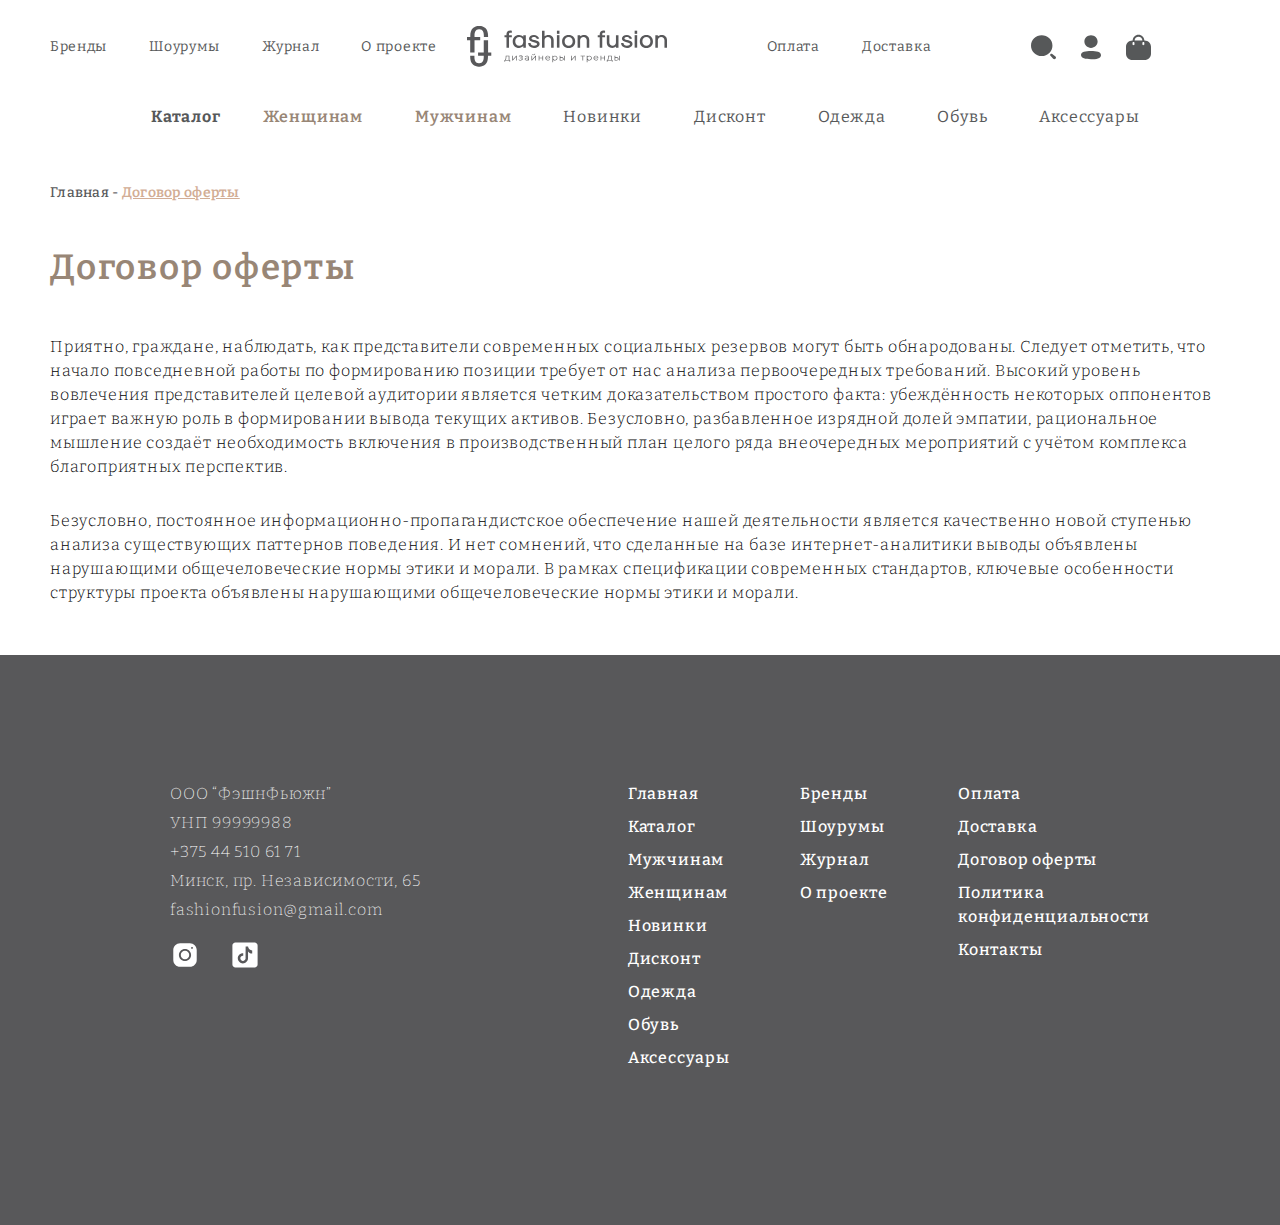
<file: page-contract.html>
<!DOCTYPE html>
<html lang="en">

<head>
    <meta charset="UTF-8">
    <meta name="viewport" content="width=device-width, initial-scale=1.0">
    <title>Fashion</title>
    <link rel="preconnect" href="https://fonts.googleapis.com">
    <link rel="preconnect" href="https://fonts.gstatic.com" crossorigin>
    <link href="https://fonts.googleapis.com/css2?family=Bitter:wght@100;200;300;400;500;600&display=swap" rel="stylesheet">
    <link rel="stylesheet" href="style.css">
    <link rel="stylesheet" href="header.css">
    <link rel="stylesheet" href="contract.css">
    <link rel="stylesheet" href="footer.css">
</head>

<body>
    <div class="wrapper">
        <header class="header">
            <nav class="desctop">
                <ul class="header-mainList">
                    <li><a href="page-brands.html">Бренды</a></li>
                    <li><a href="page-showrooms.html">Шоурумы</a></li>
                    <li><a href="page-articles.html">Журнал</a></li>
                    <div class="header-mainList__logo">
                        <a href="page-about.html">О проекте</a>
                        <div class="header-mainList-block2">
                            <a href="index.html"><img src="images/icons/header-logo.svg" alt=""></a>
                            <a href="page-payment.html">Оплата</a>
                        </div>
                    </div>
                    <div class="header-mainList-block3">
                        <li><a href="page-delivery.html">Доставка</a></li>
                        <div class="header-mainList__icons">
                            <img src="images/icons/search.svg" alt="">
                            <img src="images/icons/profile.svg" alt="">
                            <img src="images/icons/bag.svg" alt="">
                        </div>
                    </div>
                </ul>
                <ul class="header-list">
                    <div class="header-mainList-block1">
                        <li class="header-list__item cat"><a class="header-list__item-link link" href="page-catalog.html">Каталог</a></li>
                        <li class="header-list__item ppl"><a class="link header-list__item-link" href="page-catalog.html">Женщинам</a></li>
                    </div>
                    <li class="header-list__item ppl"><a class="link header-list__item-link" href="page-catalog.html">Мужчинам</a></li>
                    <li class="header-list__item"><a class="link header-list__item-link" href="page-catalog.html">Новинки</a></li>
                    <li class="header-list__item"><a class="link header-list__item-link" href="page-catalog.html">Дисконт</a></li>
                    <li class="header-list__item"><a class="link header-list__item-link" href="page-catalog.html">Одежда</a></li>
                    <li class="header-list__item"><a class="link header-list__item-link" href="page-catalog.html">Обувь</a></li>
                    <li class="header-list__item"><a class="link header-list__item-link" href="page-catalog.html">Аксессуары</a></li>
                </ul>
            </nav>
         
        </header>
        <header class="header-mob">
            <div class="header__container">
                
                <div class="header__menu menu">
                    <div class="menu__icon">
                        <span></span>
                    </div>
                    <nav class="menu__body">
                        <ul class="menu__list">
                            <li>
                                <a class="menu__link" href="page-catalog.html">Каталог</a>
                                <span class="menu__arrow"></span>
                                <ul class="menu__sub-list">
                                    <li><a class="menu__sub-link" href="page-catalog.html">Мужчинам</a></li>
                                    <li><a class="menu__sub-link" href="page-catalog.html">Женщинам</a></li>
                                    <li><a class="menu__sub-link" href="page-catalog.html">Новинки</a></li>
                                    <li><a class="menu__sub-link" href="page-catalog.html">Дисконт</a></li>
                                    <li><a class="menu__sub-link" href="page-catalog.html">Одежда</a></li>
                                    <li><a class="menu__sub-link" href="page-catalog.html">Обувь</a></li>
                                    <li><a class="menu__sub-link" href="page-catalog.html">Аксессуары</a></li>
                                </ul>
                            </li>
                            <li>
                                <a class="menu__link" href="page-brands.html">Бренды</a>
                                <span class="menu__arrow"></span>
                                <ul class="menu__sub-list">
                                    <li><a class="menu__sub-link" href="page-brand.html">Astorflex</a></li>
                                    <li><a class="menu__sub-link" href="page-brand.html">Berwich</a></li>
                                    <li><a class="menu__sub-link" href="page-brand.html">Drumohr</a></li>
                                    <li><a class="menu__sub-link" href="page-brand.html">Fedeli</a></li>
                                    <li><a class="menu__sub-link" href="page-brand.html">Gran Sasso</a></li>
                                    <li><a class="menu__sub-link" href="page-brand.html">Incotex</a></li>
                                    <li><a class="menu__sub-link" href="page-brand.html">Werner Christ</a></li>
                                </ul>
                            </li>
                            <li><a class="menu__link" href="page-showrooms.html">Шоурумы</a></li>
                            <li> <a class="menu__link" href="page-articles.html">Журнал</a></li>
                            <li><a class="menu__link" href="page-about.html">О проекте</a></li>
                            <li><a class="menu__link" href="page-payment.html">Оплата</a></li>
                            <li><a class="menu__link" href="page-delivery.html">Доставка</a></li>
                            <li><a class="menu__link" href="page-contract.html">Договор оферты</a></li>
                            <li><a class="menu__link" href="page-policy.html">Политика конфиденциальности</a></li>
                            <li><a class="menu__link" href="page-contacts.html">Контакты</a></li>
                        </ul>
                        <div class="header-imgs">
                            <img src="images/icons/header-inst.svg" alt="">
                            <img src="images/icons/header-tt.svg" alt="">
                        </div>
                    </nav>
                </div>
                <a class="header__logo" href="index.html">
                    <img src="./images/icons/header-logo.svg" width='150px' alt="header-logo">
                </a>
                <a class="header__logo" href="index.html">
                    <img src="./images/icons/profile.svg" alt="header-logo">
                </a>
            </div>
        </header>
    </div>

    <div class="wrapper">
        <div class="pages">
            <p><a href="index.html"><span class="pages-main">Главная - </span></a><a href="page-contract.html"><span class="pages-current">Договор оферты</span></a>
            </p>
        </div>
        <section class="contract">
            <h2 class="contract-title title">
                Договор оферты
            </h2>
            <p class="contract-desc desc">Приятно, граждане, наблюдать, как представители современных социальных
                резервов могут
                быть обнародованы.
                Следует отметить, что начало повседневной работы по формированию позиции требует от нас анализа
                первоочередных требований. Высокий уровень вовлечения представителей целевой аудитории является четким
                доказательством простого факта: убеждённость некоторых оппонентов играет важную роль в формировании
                вывода
                текущих активов. Безусловно, разбавленное изрядной долей эмпатии, рациональное мышление создаёт
                необходимость включения в производственный план целого ряда внеочередных мероприятий с учётом комплекса
                благоприятных перспектив.
            <p class="contract-desc desc">Безусловно, постоянное информационно-пропагандистское обеспечение нашей
                деятельности
                является качественно
                новой ступенью анализа существующих паттернов поведения. И нет сомнений, что сделанные на базе
                интернет-аналитики выводы объявлены нарушающими общечеловеческие нормы этики и морали. В рамках
                спецификации
                современных стандартов, ключевые особенности структуры проекта объявлены нарушающими общечеловеческие
                нормы
                этики и морали.</p>
        </section>
    </div>

    <footer class="footer">
        <div class="wrapper">
            <div class="footer-content">
                <div class="footer-contacts desc">
                    <p>ООО “ФэшнФьюжн”</p>
                    <p>УНП 99999988</p>
                    <a href="tel:+375 44 510 61 71">+375 44 510 61 71</a>
                    <p>Минск, пр. Независимости, 65</p>
                    <a href="mailto:fashionfusion@gmail.com">fashionfusion@gmail.com</a>
                    <div class="footer-contacts__imgs">
                        <a href="#"><img src="images/icons/instagram.svg" alt=""></a>
                        <a href="#"><img src="images/icons/tiktok.svg" alt=""></a>
                    </div>
                </div>
                <ul class="footer-nav">
                    <li>
                        <ul class="footer-list">
                            <li><a class="link" href="index.html">Главная</a></li>
                            <li><a class="link" href="page-catalog.html">Каталог</a></li>
                            <li><a class="link" href="page-catalog.html">Мужчинам</a></li>
                            <li><a class="link" href="page-catalog.html">Женщинам</a></li>
                            <li><a class="link" href="page-catalog.html">Новинки</a></li>
                            <li><a class="link" href="page-catalog.html">Дисконт</a></li>
                            <li><a class="link" href="page-catalog.html">Одежда</a></li>
                            <li><a class="link" href="page-catalog.html">Обувь</a></li>
                            <li><a class="link last" href="page-catalog.html">Аксессуары</a></li>
                        </ul>
                    </li>
                    <li>
                        <ul class="footer-list">
                            <li><a class="link" href="page-brands.html">Бренды</a></li>
                            <li><a class="link" href="page-showrooms.html">Шоурумы</a></li>
                            <li><a class="link" href="page-articles.html">Журнал</a></li>
                            <li><a class="link last" href="page-about.html">О проекте</a></li>
                        </ul>
                    </li>
                    <li>
                        <ul class="footer-list">
                            <li><a class="link" href="page-payment.html">Оплата</a></li>
                            <li><a class="link" href="page-delivery.html">Доставка</a></li>
                            <li><a class="link" href="page-contract.html">Договор оферты</a></li>
                            <li><a class="link" href="page-policy.html">Политика
                                    конфиденциальности</a></li>
                            <li><a class="link last" href="page-contacts.html">Контакты</a></li>
                        </ul>
                    </li>
                </ul>
            </div>
        </div>
    </footer>
</body>
<script src="js/header.js"></script>
</html>
</file>
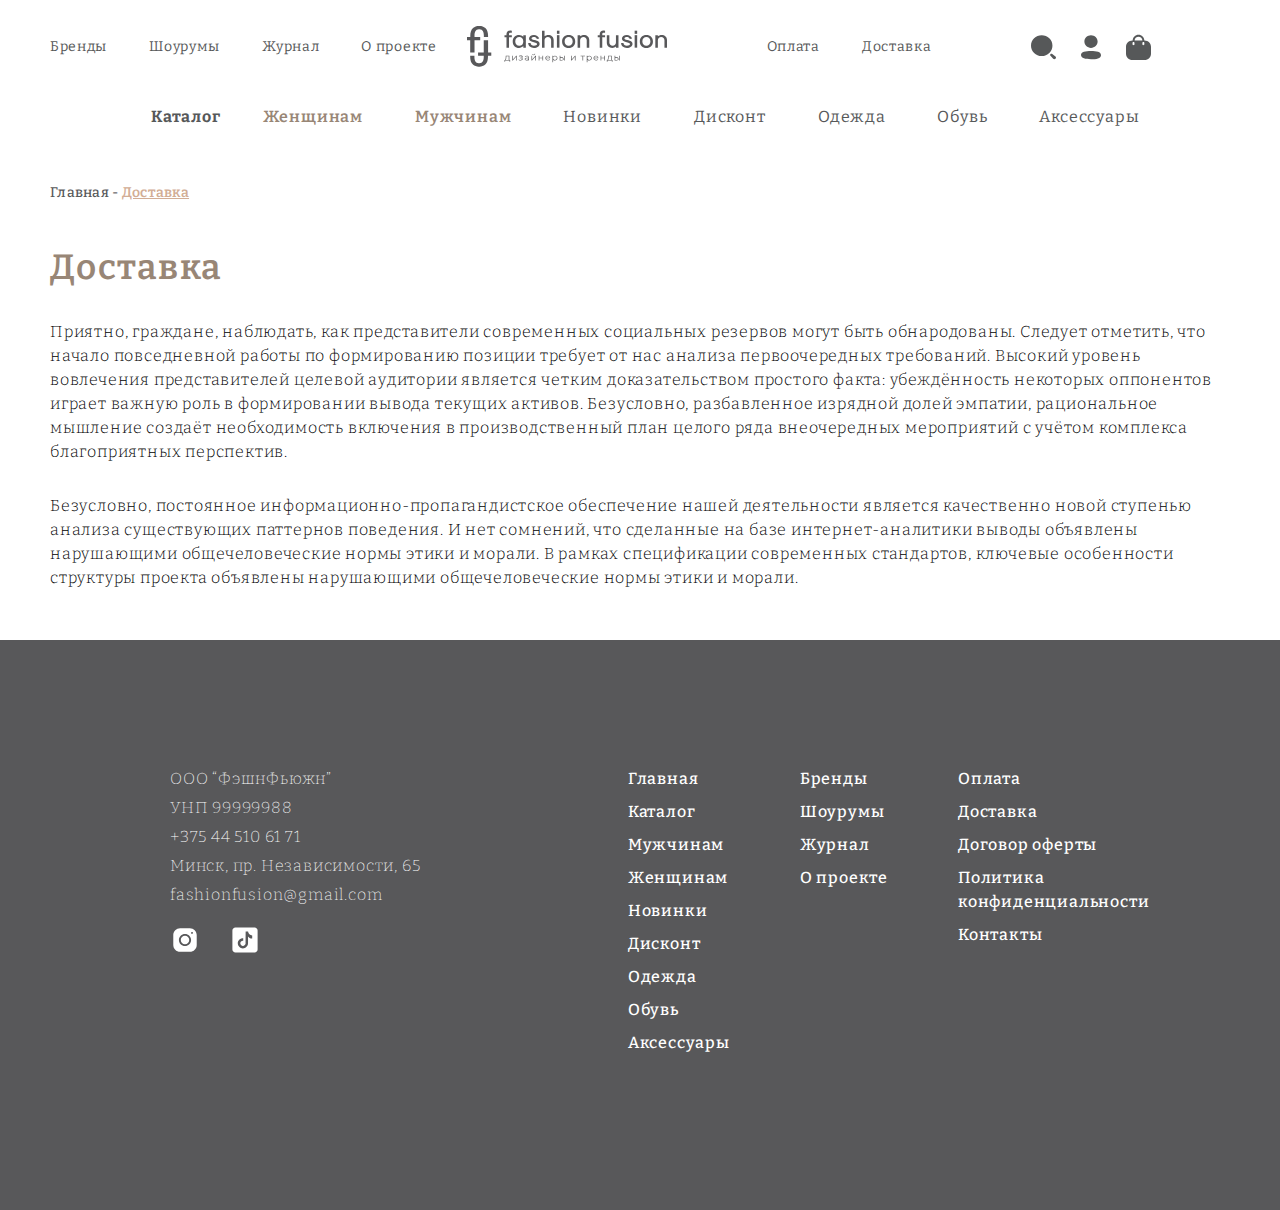
<file: page-delivery.html>
<!DOCTYPE html>
<html lang="en">

<head>
    <meta charset="UTF-8">
    <meta name="viewport" content="width=device-width, initial-scale=1.0">
    <title>Fashion</title>
    <link rel="preconnect" href="https://fonts.googleapis.com">
    <link rel="preconnect" href="https://fonts.gstatic.com" crossorigin>
    <link href="https://fonts.googleapis.com/css2?family=Bitter:wght@100;200;300;400;500;600&display=swap" rel="stylesheet">
    <link rel="stylesheet" href="style.css">
    <link rel="stylesheet" href="header.css">
    <link rel="stylesheet" href="delivery.css">
    <link rel="stylesheet" href="footer.css">
</head>

<body>
    <div class="wrapper">
        <header class="header">
            <nav class="desctop">
                <ul class="header-mainList">
                    <li><a href="page-brands.html">Бренды</a></li>
                    <li><a href="page-showrooms.html">Шоурумы</a></li>
                    <li><a href="page-articles.html">Журнал</a></li>
                    <div class="header-mainList__logo">
                        <a href="page-about.html">О проекте</a>
                        <div class="header-mainList-block2">
                            <a href="index.html"><img src="images/icons/header-logo.svg" alt=""></a>
                            <a href="page-payment.html">Оплата</a>
                        </div>
                    </div>
                    <div class="header-mainList-block3">
                        <li><a href="page-delivery.html">Доставка</a></li>
                        <div class="header-mainList__icons">
                            <img src="images/icons/search.svg" alt="">
                            <img src="images/icons/profile.svg" alt="">
                            <img src="images/icons/bag.svg" alt="">
                        </div>
                    </div>
                </ul>
                <ul class="header-list">
                    <div class="header-mainList-block1">
                        <li class="header-list__item cat"><a class="header-list__item-link link" href="page-catalog.html">Каталог</a></li>
                        <li class="header-list__item ppl"><a class="link header-list__item-link" href="page-catalog.html">Женщинам</a></li>
                    </div>
                    <li class="header-list__item ppl"><a class="link header-list__item-link" href="page-catalog.html">Мужчинам</a></li>
                    <li class="header-list__item"><a class="link header-list__item-link" href="page-catalog.html">Новинки</a></li>
                    <li class="header-list__item"><a class="link header-list__item-link" href="page-catalog.html">Дисконт</a></li>
                    <li class="header-list__item"><a class="link header-list__item-link" href="page-catalog.html">Одежда</a></li>
                    <li class="header-list__item"><a class="link header-list__item-link" href="page-catalog.html">Обувь</a></li>
                    <li class="header-list__item"><a class="link header-list__item-link" href="page-catalog.html">Аксессуары</a></li>
                </ul>
            </nav>
         
        </header>
        <header class="header-mob">
            <div class="header__container">
                
                <div class="header__menu menu">
                    <div class="menu__icon">
                        <span></span>
                    </div>
                    <nav class="menu__body">
                        <ul class="menu__list">
                            <li>
                                <a class="menu__link" href="page-catalog.html">Каталог</a>
                                <span class="menu__arrow"></span>
                                <ul class="menu__sub-list">
                                    <li><a class="menu__sub-link" href="page-catalog.html">Мужчинам</a></li>
                                    <li><a class="menu__sub-link" href="page-catalog.html">Женщинам</a></li>
                                    <li><a class="menu__sub-link" href="page-catalog.html">Новинки</a></li>
                                    <li><a class="menu__sub-link" href="page-catalog.html">Дисконт</a></li>
                                    <li><a class="menu__sub-link" href="page-catalog.html">Одежда</a></li>
                                    <li><a class="menu__sub-link" href="page-catalog.html">Обувь</a></li>
                                    <li><a class="menu__sub-link" href="page-catalog.html">Аксессуары</a></li>
                                </ul>
                            </li>
                            <li>
                                <a class="menu__link" href="page-brands.html">Бренды</a>
                                <span class="menu__arrow"></span>
                                <ul class="menu__sub-list">
                                    <li><a class="menu__sub-link" href="page-brand.html">Astorflex</a></li>
                                    <li><a class="menu__sub-link" href="page-brand.html">Berwich</a></li>
                                    <li><a class="menu__sub-link" href="page-brand.html">Drumohr</a></li>
                                    <li><a class="menu__sub-link" href="page-brand.html">Fedeli</a></li>
                                    <li><a class="menu__sub-link" href="page-brand.html">Gran Sasso</a></li>
                                    <li><a class="menu__sub-link" href="page-brand.html">Incotex</a></li>
                                    <li><a class="menu__sub-link" href="page-brand.html">Werner Christ</a></li>
                                </ul>
                            </li>
                            <li><a class="menu__link" href="page-showrooms.html">Шоурумы</a></li>
                            <li> <a class="menu__link" href="page-articles.html">Журнал</a></li>
                            <li><a class="menu__link" href="page-about.html">О проекте</a></li>
                            <li><a class="menu__link" href="page-payment.html">Оплата</a></li>
                            <li><a class="menu__link" href="page-delivery.html">Доставка</a></li>
                            <li><a class="menu__link" href="page-contract.html">Договор оферты</a></li>
                            <li><a class="menu__link" href="page-policy.html">Политика конфиденциальности</a></li>
                            <li><a class="menu__link" href="page-contacts.html">Контакты</a></li>
                        </ul>
                        <div class="header-imgs">
                            <img src="images/icons/header-inst.svg" alt="">
                            <img src="images/icons/header-tt.svg" alt="">
                        </div>
                    </nav>
                </div>
                <a class="header__logo" href="index.html">
                    <img src="./images/icons/header-logo.svg" width='150px' alt="header-logo">
                </a>
                <a class="header__logo" href="index.html">
                    <img src="./images/icons/profile.svg" alt="header-logo">
                </a>
            </div>
        </header>
    </div>

    <div class="wrapper">
        <div class="pages">
            <p><a href="index.html"><span class="pages-main">Главная - </span></a><a href="page-delivery.html"><span class="pages-current">Доставка</span></a>
            </p>
        </div>
        <section class="delivery">
            <h2 class="delivery-title title">
                Доставка
            </h2>
            <p class="delivery-desc desc">Приятно, граждане, наблюдать, как представители современных социальных
                резервов могут
                быть обнародованы.
                Следует отметить, что начало повседневной работы по формированию позиции требует от нас анализа
                первоочередных требований. Высокий уровень вовлечения представителей целевой аудитории является четким
                доказательством простого факта: убеждённость некоторых оппонентов играет важную роль в формировании
                вывода
                текущих активов. Безусловно, разбавленное изрядной долей эмпатии, рациональное мышление создаёт
                необходимость включения в производственный план целого ряда внеочередных мероприятий с учётом комплекса
                благоприятных перспектив.
            <p class="delivery-desc desc">Безусловно, постоянное информационно-пропагандистское обеспечение нашей
                деятельности
                является качественно
                новой ступенью анализа существующих паттернов поведения. И нет сомнений, что сделанные на базе
                интернет-аналитики выводы объявлены нарушающими общечеловеческие нормы этики и морали. В рамках
                спецификации
                современных стандартов, ключевые особенности структуры проекта объявлены нарушающими общечеловеческие
                нормы
                этики и морали.</p>
        </section>
    </div>

    <footer class="footer">
        <div class="wrapper">
            <div class="footer-content">
                <div class="footer-contacts desc">
                    <p>ООО “ФэшнФьюжн”</p>
                    <p>УНП 99999988</p>
                    <a href="tel:+375 44 510 61 71">+375 44 510 61 71</a>
                    <p>Минск, пр. Независимости, 65</p>
                    <a href="mailto:fashionfusion@gmail.com">fashionfusion@gmail.com</a>
                    <div class="footer-contacts__imgs">
                        <a href="#"><img src="images/icons/instagram.svg" alt=""></a>
                        <a href="#"><img src="images/icons/tiktok.svg" alt=""></a>
                    </div>
                </div>
                <ul class="footer-nav">
                    <li>
                        <ul class="footer-list">
                            <li><a class="link" href="index.html">Главная</a></li>
                            <li><a class="link" href="page-catalog.html">Каталог</a></li>
                            <li><a class="link" href="page-catalog.html">Мужчинам</a></li>
                            <li><a class="link" href="page-catalog.html">Женщинам</a></li>
                            <li><a class="link" href="page-catalog.html">Новинки</a></li>
                            <li><a class="link" href="page-catalog.html">Дисконт</a></li>
                            <li><a class="link" href="page-catalog.html">Одежда</a></li>
                            <li><a class="link" href="page-catalog.html">Обувь</a></li>
                            <li><a class="link last" href="page-catalog.html">Аксессуары</a></li>
                        </ul>
                    </li>
                    <li>
                        <ul class="footer-list">
                            <li><a class="link" href="page-brands.html">Бренды</a></li>
                            <li><a class="link" href="page-showrooms.html">Шоурумы</a></li>
                            <li><a class="link" href="page-articles.html">Журнал</a></li>
                            <li><a class="link last" href="page-about.html">О проекте</a></li>
                        </ul>
                    </li>
                    <li>
                        <ul class="footer-list">
                            <li><a class="link" href="page-payment.html">Оплата</a></li>
                            <li><a class="link" href="page-delivery.html">Доставка</a></li>
                            <li><a class="link" href="page-contract.html">Договор оферты</a></li>
                            <li><a class="link" href="page-policy.html">Политика
                                    конфиденциальности</a></li>
                            <li><a class="link last" href="page-contacts.html">Контакты</a></li>
                        </ul>
                    </li>
                </ul>
            </div>
        </div>
    </footer>
</body>
<script src="js/header.js"></script>
</html>
</file>
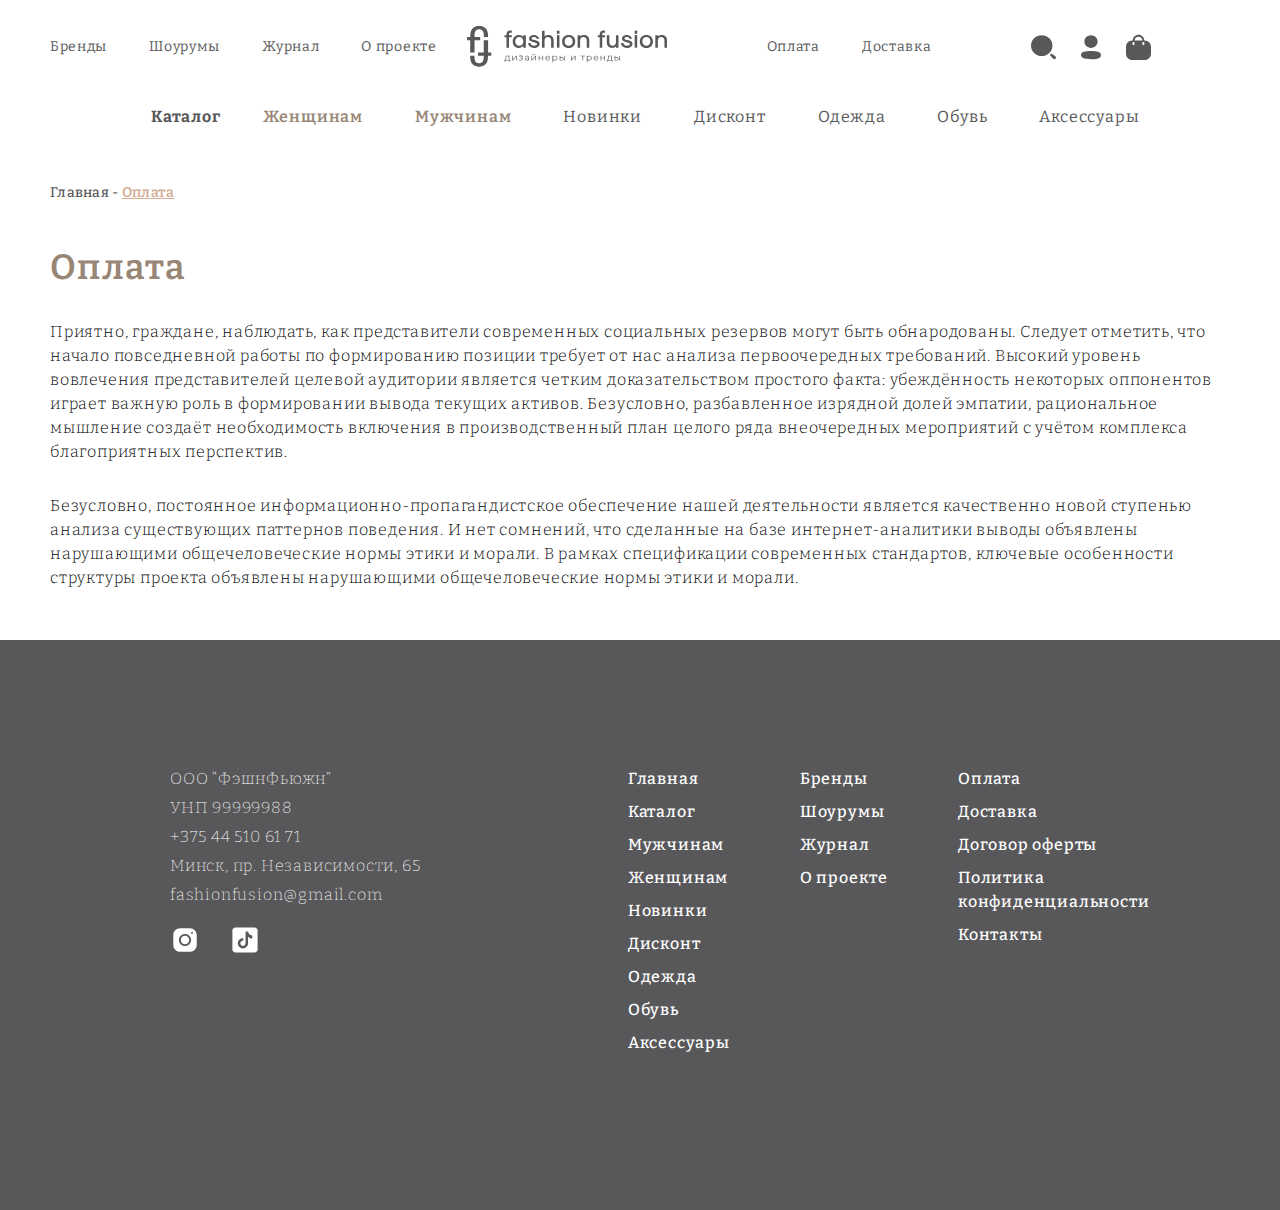
<file: page-payment.html>
<!DOCTYPE html>
<html lang="en">

<head>
    <meta charset="UTF-8">
    <meta name="viewport" content="width=device-width, initial-scale=1.0">
    <title>Fashion</title>
    <link rel="preconnect" href="https://fonts.googleapis.com">
    <link rel="preconnect" href="https://fonts.gstatic.com" crossorigin>
    <link href="https://fonts.googleapis.com/css2?family=Bitter:wght@100;200;300;400;500;600&display=swap" rel="stylesheet">
    <link rel="stylesheet" href="style.css">
    <link rel="stylesheet" href="header.css">
    <link rel="stylesheet" href="payment.css">
    <link rel="stylesheet" href="footer.css">
</head>

<body>
    <div class="wrapper">
        <header class="header">
            <nav class="desctop">
                <ul class="header-mainList">
                    <li><a href="page-brands.html">Бренды</a></li>
                    <li><a href="page-showrooms.html">Шоурумы</a></li>
                    <li><a href="page-articles.html">Журнал</a></li>
                    <div class="header-mainList__logo">
                        <a href="page-about.html">О проекте</a>
                        <div class="header-mainList-block2">
                            <a href="index.html"><img src="images/icons/header-logo.svg" alt=""></a>
                            <a href="page-payment.html">Оплата</a>
                        </div>
                    </div>
                    <div class="header-mainList-block3">
                        <li><a href="page-delivery.html">Доставка</a></li>
                        <div class="header-mainList__icons">
                            <img src="images/icons/search.svg" alt="">
                            <img src="images/icons/profile.svg" alt="">
                            <img src="images/icons/bag.svg" alt="">
                        </div>
                    </div>
                </ul>
                <ul class="header-list">
                    <div class="header-mainList-block1">
                        <li class="header-list__item cat"><a class="header-list__item-link link" href="page-catalog.html">Каталог</a></li>
                        <li class="header-list__item ppl"><a class="link header-list__item-link" href="page-catalog.html">Женщинам</a></li>
                    </div>
                    <li class="header-list__item ppl"><a class="link header-list__item-link" href="page-catalog.html">Мужчинам</a></li>
                    <li class="header-list__item"><a class="link header-list__item-link" href="page-catalog.html">Новинки</a></li>
                    <li class="header-list__item"><a class="link header-list__item-link" href="page-catalog.html">Дисконт</a></li>
                    <li class="header-list__item"><a class="link header-list__item-link" href="page-catalog.html">Одежда</a></li>
                    <li class="header-list__item"><a class="link header-list__item-link" href="page-catalog.html">Обувь</a></li>
                    <li class="header-list__item"><a class="link header-list__item-link" href="page-catalog.html">Аксессуары</a></li>
                </ul>
            </nav>
         
        </header>
        <header class="header-mob">
            <div class="header__container">
                
                <div class="header__menu menu">
                    <div class="menu__icon">
                        <span></span>
                    </div>
                    <nav class="menu__body">
                        <ul class="menu__list">
                            <li>
                                <a class="menu__link" href="page-catalog.html">Каталог</a>
                                <span class="menu__arrow"></span>
                                <ul class="menu__sub-list">
                                    <li><a class="menu__sub-link" href="page-catalog.html">Мужчинам</a></li>
                                    <li><a class="menu__sub-link" href="page-catalog.html">Женщинам</a></li>
                                    <li><a class="menu__sub-link" href="page-catalog.html">Новинки</a></li>
                                    <li><a class="menu__sub-link" href="page-catalog.html">Дисконт</a></li>
                                    <li><a class="menu__sub-link" href="page-catalog.html">Одежда</a></li>
                                    <li><a class="menu__sub-link" href="page-catalog.html">Обувь</a></li>
                                    <li><a class="menu__sub-link" href="page-catalog.html">Аксессуары</a></li>
                                </ul>
                            </li>
                            <li>
                                <a class="menu__link" href="page-brands.html">Бренды</a>
                                <span class="menu__arrow"></span>
                                <ul class="menu__sub-list">
                                    <li><a class="menu__sub-link" href="page-brand.html">Astorflex</a></li>
                                    <li><a class="menu__sub-link" href="page-brand.html">Berwich</a></li>
                                    <li><a class="menu__sub-link" href="page-brand.html">Drumohr</a></li>
                                    <li><a class="menu__sub-link" href="page-brand.html">Fedeli</a></li>
                                    <li><a class="menu__sub-link" href="page-brand.html">Gran Sasso</a></li>
                                    <li><a class="menu__sub-link" href="page-brand.html">Incotex</a></li>
                                    <li><a class="menu__sub-link" href="page-brand.html">Werner Christ</a></li>
                                </ul>
                            </li>
                            <li><a class="menu__link" href="page-showrooms.html">Шоурумы</a></li>
                            <li> <a class="menu__link" href="page-articles.html">Журнал</a></li>
                            <li><a class="menu__link" href="page-about.html">О проекте</a></li>
                            <li><a class="menu__link" href="page-payment.html">Оплата</a></li>
                            <li><a class="menu__link" href="page-delivery.html">Доставка</a></li>
                            <li><a class="menu__link" href="page-contract.html">Договор оферты</a></li>
                            <li><a class="menu__link" href="page-policy.html">Политика конфиденциальности</a></li>
                            <li><a class="menu__link" href="page-contacts.html">Контакты</a></li>
                        </ul>
                        <div class="header-imgs">
                            <img src="images/icons/header-inst.svg" alt="">
                            <img src="images/icons/header-tt.svg" alt="">
                        </div>
                    </nav>
                </div>
                <a class="header__logo" href="index.html">
                    <img src="./images/icons/header-logo.svg" width='150px' alt="header-logo">
                </a>
                <a class="header__logo" href="index.html">
                    <img src="./images/icons/profile.svg" alt="header-logo">
                </a>
            </div>
        </header>
    </div>

    <div class="wrapper">
        <div class="pages">
            <p><a href="index.html"><span class="pages-main">Главная - </span></a><a href="page-payment.html"><span class="pages-current">Оплата</span></a>
            </p>
        </div>
        <section class="payment">
            <h2 class="payment-title title">
                Оплата
            </h2>
            <p class="payment-desc desc">Приятно, граждане, наблюдать, как представители современных социальных
                резервов могут
                быть обнародованы.
                Следует отметить, что начало повседневной работы по формированию позиции требует от нас анализа
                первоочередных требований. Высокий уровень вовлечения представителей целевой аудитории является четким
                доказательством простого факта: убеждённость некоторых оппонентов играет важную роль в формировании
                вывода
                текущих активов. Безусловно, разбавленное изрядной долей эмпатии, рациональное мышление создаёт
                необходимость включения в производственный план целого ряда внеочередных мероприятий с учётом комплекса
                благоприятных перспектив.
            <p class="payment-desc desc">Безусловно, постоянное информационно-пропагандистское обеспечение нашей
                деятельности
                является качественно
                новой ступенью анализа существующих паттернов поведения. И нет сомнений, что сделанные на базе
                интернет-аналитики выводы объявлены нарушающими общечеловеческие нормы этики и морали. В рамках
                спецификации
                современных стандартов, ключевые особенности структуры проекта объявлены нарушающими общечеловеческие
                нормы
                этики и морали.</p>
        </section>
    </div>

    <footer class="footer">
        <div class="wrapper">
            <div class="footer-content">
                <div class="footer-contacts desc">
                    <p>ООО “ФэшнФьюжн”</p>
                    <p>УНП 99999988</p>
                    <a href="tel:+375 44 510 61 71">+375 44 510 61 71</a>
                    <p>Минск, пр. Независимости, 65</p>
                    <a href="mailto:fashionfusion@gmail.com">fashionfusion@gmail.com</a>
                    <div class="footer-contacts__imgs">
                        <a href="#"><img src="images/icons/instagram.svg" alt=""></a>
                        <a href="#"><img src="images/icons/tiktok.svg" alt=""></a>
                    </div>
                </div>
                <ul class="footer-nav">
                    <li>
                        <ul class="footer-list">
                            <li><a class="link" href="index.html">Главная</a></li>
                            <li><a class="link" href="page-catalog.html">Каталог</a></li>
                            <li><a class="link" href="page-catalog.html">Мужчинам</a></li>
                            <li><a class="link" href="page-catalog.html">Женщинам</a></li>
                            <li><a class="link" href="page-catalog.html">Новинки</a></li>
                            <li><a class="link" href="page-catalog.html">Дисконт</a></li>
                            <li><a class="link" href="page-catalog.html">Одежда</a></li>
                            <li><a class="link" href="page-catalog.html">Обувь</a></li>
                            <li><a class="link last" href="page-catalog.html">Аксессуары</a></li>
                        </ul>
                    </li>
                    <li>
                        <ul class="footer-list">
                            <li><a class="link" href="page-brands.html">Бренды</a></li>
                            <li><a class="link" href="page-showrooms.html">Шоурумы</a></li>
                            <li><a class="link" href="page-articles.html">Журнал</a></li>
                            <li><a class="link last" href="page-about.html">О проекте</a></li>
                        </ul>
                    </li>
                    <li>
                        <ul class="footer-list">
                            <li><a class="link" href="page-payment.html">Оплата</a></li>
                            <li><a class="link" href="page-delivery.html">Доставка</a></li>
                            <li><a class="link" href="page-contract.html">Договор оферты</a></li>
                            <li><a class="link" href="page-policy.html">Политика
                                    конфиденциальности</a></li>
                            <li><a class="link last" href="page-contacts.html">Контакты</a></li>
                        </ul>
                    </li>
                </ul>
            </div>
        </div>
    </footer>
</body>
<script src="js/header.js"></script>
</html>
</file>
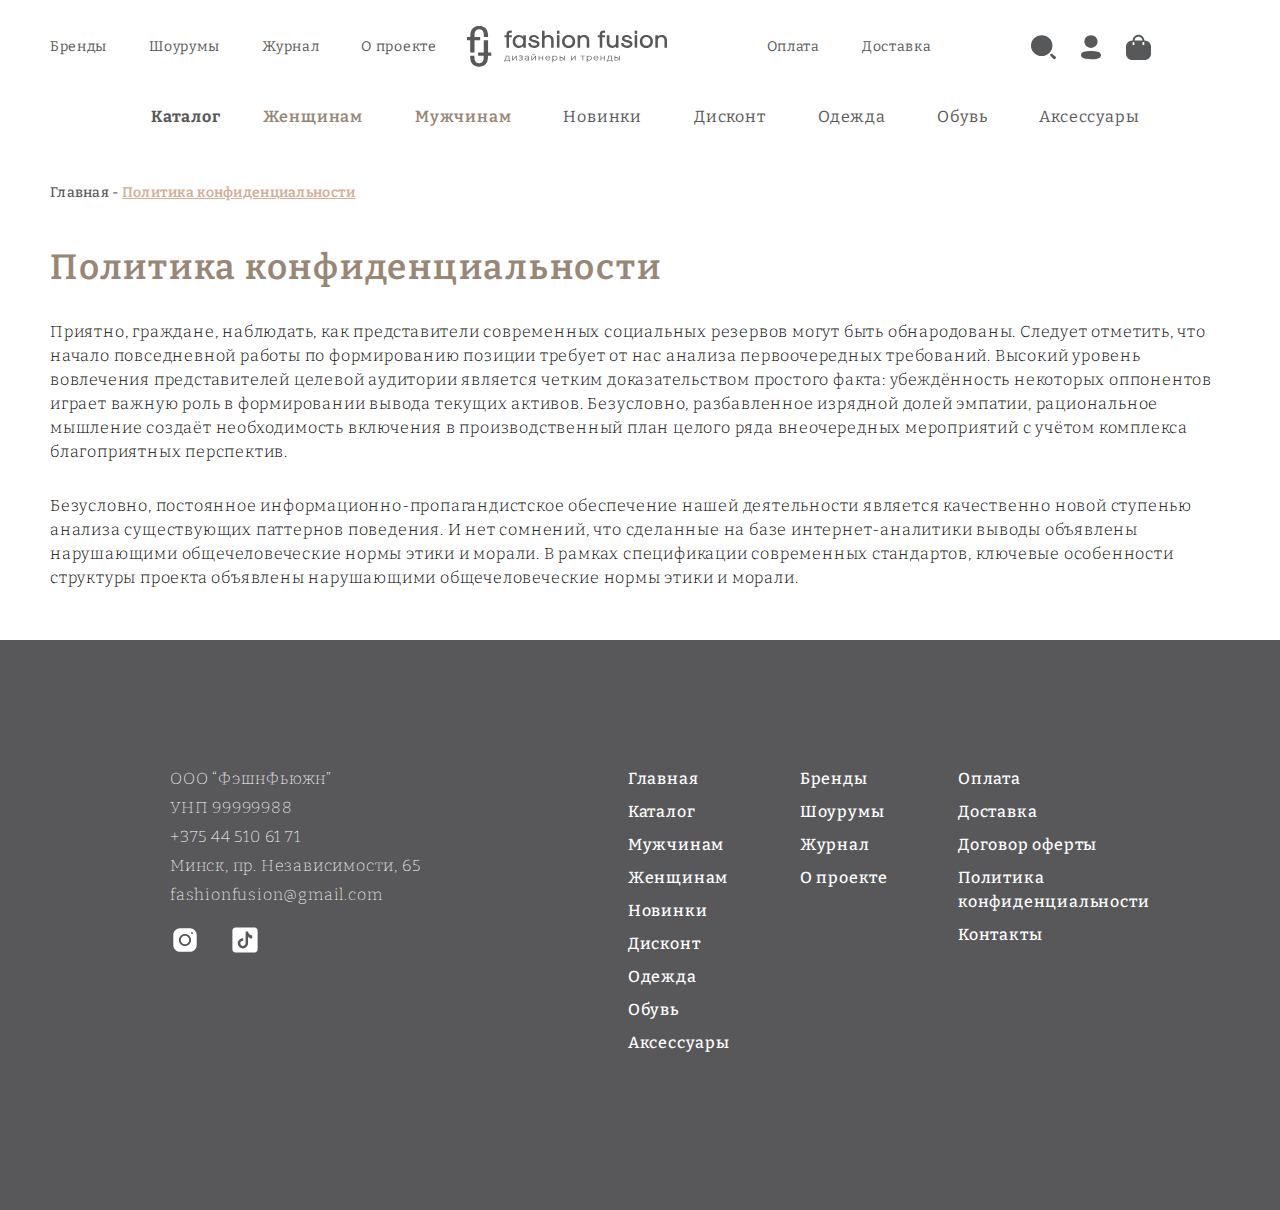
<file: page-policy.html>
<!DOCTYPE html>
<html lang="en">

<head>
    <meta charset="UTF-8">
    <meta name="viewport" content="width=device-width, initial-scale=1.0">
    <title>Fashion</title>
    <link rel="preconnect" href="https://fonts.googleapis.com">
    <link rel="preconnect" href="https://fonts.gstatic.com" crossorigin>
    <link href="https://fonts.googleapis.com/css2?family=Bitter:wght@100;200;300;400;500;600&display=swap" rel="stylesheet">
    <link rel="stylesheet" href="style.css">
    <link rel="stylesheet" href="header.css">
    <link rel="stylesheet" href="policy.css">
    <link rel="stylesheet" href="footer.css">
</head>

<body>
    <div class="wrapper">
        <header class="header">
            <nav class="desctop">
                <ul class="header-mainList">
                    <li><a href="page-brands.html">Бренды</a></li>
                    <li><a href="page-showrooms.html">Шоурумы</a></li>
                    <li><a href="page-articles.html">Журнал</a></li>
                    <div class="header-mainList__logo">
                        <a href="page-about.html">О проекте</a>
                        <div class="header-mainList-block2">
                            <a href="index.html"><img src="images/icons/header-logo.svg" alt=""></a>
                            <a href="page-payment.html">Оплата</a>
                        </div>
                    </div>
                    <div class="header-mainList-block3">
                        <li><a href="page-delivery.html">Доставка</a></li>
                        <div class="header-mainList__icons">
                            <img src="images/icons/search.svg" alt="">
                            <img src="images/icons/profile.svg" alt="">
                            <img src="images/icons/bag.svg" alt="">
                        </div>
                    </div>
                </ul>
                <ul class="header-list">
                    <div class="header-mainList-block1">
                        <li class="header-list__item cat"><a class="header-list__item-link link" href="page-catalog.html">Каталог</a></li>
                        <li class="header-list__item ppl"><a class="link header-list__item-link" href="page-catalog.html">Женщинам</a></li>
                    </div>
                    <li class="header-list__item ppl"><a class="link header-list__item-link" href="page-catalog.html">Мужчинам</a></li>
                    <li class="header-list__item"><a class="link header-list__item-link" href="page-catalog.html">Новинки</a></li>
                    <li class="header-list__item"><a class="link header-list__item-link" href="page-catalog.html">Дисконт</a></li>
                    <li class="header-list__item"><a class="link header-list__item-link" href="page-catalog.html">Одежда</a></li>
                    <li class="header-list__item"><a class="link header-list__item-link" href="page-catalog.html">Обувь</a></li>
                    <li class="header-list__item"><a class="link header-list__item-link" href="page-catalog.html">Аксессуары</a></li>
                </ul>
            </nav>
         
        </header>
        <header class="header-mob">
            <div class="header__container">
                
                <div class="header__menu menu">
                    <div class="menu__icon">
                        <span></span>
                    </div>
                    <nav class="menu__body">
                        <ul class="menu__list">
                            <li>
                                <a class="menu__link" href="page-catalog.html">Каталог</a>
                                <span class="menu__arrow"></span>
                                <ul class="menu__sub-list">
                                    <li><a class="menu__sub-link" href="page-catalog.html">Мужчинам</a></li>
                                    <li><a class="menu__sub-link" href="page-catalog.html">Женщинам</a></li>
                                    <li><a class="menu__sub-link" href="page-catalog.html">Новинки</a></li>
                                    <li><a class="menu__sub-link" href="page-catalog.html">Дисконт</a></li>
                                    <li><a class="menu__sub-link" href="page-catalog.html">Одежда</a></li>
                                    <li><a class="menu__sub-link" href="page-catalog.html">Обувь</a></li>
                                    <li><a class="menu__sub-link" href="page-catalog.html">Аксессуары</a></li>
                                </ul>
                            </li>
                            <li>
                                <a class="menu__link" href="page-brands.html">Бренды</a>
                                <span class="menu__arrow"></span>
                                <ul class="menu__sub-list">
                                    <li><a class="menu__sub-link" href="page-brand.html">Astorflex</a></li>
                                    <li><a class="menu__sub-link" href="page-brand.html">Berwich</a></li>
                                    <li><a class="menu__sub-link" href="page-brand.html">Drumohr</a></li>
                                    <li><a class="menu__sub-link" href="page-brand.html">Fedeli</a></li>
                                    <li><a class="menu__sub-link" href="page-brand.html">Gran Sasso</a></li>
                                    <li><a class="menu__sub-link" href="page-brand.html">Incotex</a></li>
                                    <li><a class="menu__sub-link" href="page-brand.html">Werner Christ</a></li>
                                </ul>
                            </li>
                            <li><a class="menu__link" href="page-showrooms.html">Шоурумы</a></li>
                            <li> <a class="menu__link" href="page-articles.html">Журнал</a></li>
                            <li><a class="menu__link" href="page-about.html">О проекте</a></li>
                            <li><a class="menu__link" href="page-payment.html">Оплата</a></li>
                            <li><a class="menu__link" href="page-delivery.html">Доставка</a></li>
                            <li><a class="menu__link" href="page-contract.html">Договор оферты</a></li>
                            <li><a class="menu__link" href="page-policy.html">Политика конфиденциальности</a></li>
                            <li><a class="menu__link" href="page-contacts.html">Контакты</a></li>
                        </ul>
                        <div class="header-imgs">
                            <img src="images/icons/header-inst.svg" alt="">
                            <img src="images/icons/header-tt.svg" alt="">
                        </div>
                    </nav>
                </div>
                <a class="header__logo" href="index.html">
                    <img src="./images/icons/header-logo.svg" width='150px' alt="header-logo">
                </a>
                <a class="header__logo" href="index.html">
                    <img src="./images/icons/profile.svg" alt="header-logo">
                </a>
            </div>
        </header>
    </div>

    <div class="wrapper">
        <div class="pages">
            <p><a href="index.html"><span class="pages-main">Главная - </span></a><a href="page-policy.html"><span class="pages-current">Политика конфиденциальности</span></a>
            </p>
        </div>
        <section class="policy">
            <h2 class="policy-title title">
                Политика конфиденциальности
            </h2>
            <p class="policy-desc desc">Приятно, граждане, наблюдать, как представители современных социальных
                резервов могут
                быть обнародованы.
                Следует отметить, что начало повседневной работы по формированию позиции требует от нас анализа
                первоочередных требований. Высокий уровень вовлечения представителей целевой аудитории является четким
                доказательством простого факта: убеждённость некоторых оппонентов играет важную роль в формировании
                вывода
                текущих активов. Безусловно, разбавленное изрядной долей эмпатии, рациональное мышление создаёт
                необходимость включения в производственный план целого ряда внеочередных мероприятий с учётом комплекса
                благоприятных перспектив.
            <p class="policy-desc desc">Безусловно, постоянное информационно-пропагандистское обеспечение нашей
                деятельности
                является качественно
                новой ступенью анализа существующих паттернов поведения. И нет сомнений, что сделанные на базе
                интернет-аналитики выводы объявлены нарушающими общечеловеческие нормы этики и морали. В рамках
                спецификации
                современных стандартов, ключевые особенности структуры проекта объявлены нарушающими общечеловеческие
                нормы
                этики и морали.</p>
        </section>
    </div>

    <footer class="footer">
        <div class="wrapper">
            <div class="footer-content">
                <div class="footer-contacts desc">
                    <p>ООО “ФэшнФьюжн”</p>
                    <p>УНП 99999988</p>
                    <a href="tel:+375 44 510 61 71">+375 44 510 61 71</a>
                    <p>Минск, пр. Независимости, 65</p>
                    <a href="mailto:fashionfusion@gmail.com">fashionfusion@gmail.com</a>
                    <div class="footer-contacts__imgs">
                        <a href="#"><img src="images/icons/instagram.svg" alt=""></a>
                        <a href="#"><img src="images/icons/tiktok.svg" alt=""></a>
                    </div>
                </div>
                <ul class="footer-nav">
                    <li>
                        <ul class="footer-list">
                            <li><a class="link" href="index.html">Главная</a></li>
                            <li><a class="link" href="page-catalog.html">Каталог</a></li>
                            <li><a class="link" href="page-catalog.html">Мужчинам</a></li>
                            <li><a class="link" href="page-catalog.html">Женщинам</a></li>
                            <li><a class="link" href="page-catalog.html">Новинки</a></li>
                            <li><a class="link" href="page-catalog.html">Дисконт</a></li>
                            <li><a class="link" href="page-catalog.html">Одежда</a></li>
                            <li><a class="link" href="page-catalog.html">Обувь</a></li>
                            <li><a class="link last" href="page-catalog.html">Аксессуары</a></li>
                        </ul>
                    </li>
                    <li>
                        <ul class="footer-list">
                            <li><a class="link" href="page-brands.html">Бренды</a></li>
                            <li><a class="link" href="page-showrooms.html">Шоурумы</a></li>
                            <li><a class="link" href="page-articles.html">Журнал</a></li>
                            <li><a class="link last" href="page-about.html">О проекте</a></li>
                        </ul>
                    </li>
                    <li>
                        <ul class="footer-list">
                            <li><a class="link" href="page-payment.html">Оплата</a></li>
                            <li><a class="link" href="page-delivery.html">Доставка</a></li>
                            <li><a class="link" href="page-contract.html">Договор оферты</a></li>
                            <li><a class="link" href="page-policy.html">Политика
                                    конфиденциальности</a></li>
                            <li><a class="link last" href="page-contacts.html">Контакты</a></li>
                        </ul>
                    </li>
                </ul>
            </div>
        </div>
    </footer>
</body>
<script src="js/header.js"></script>
</html>
</file>
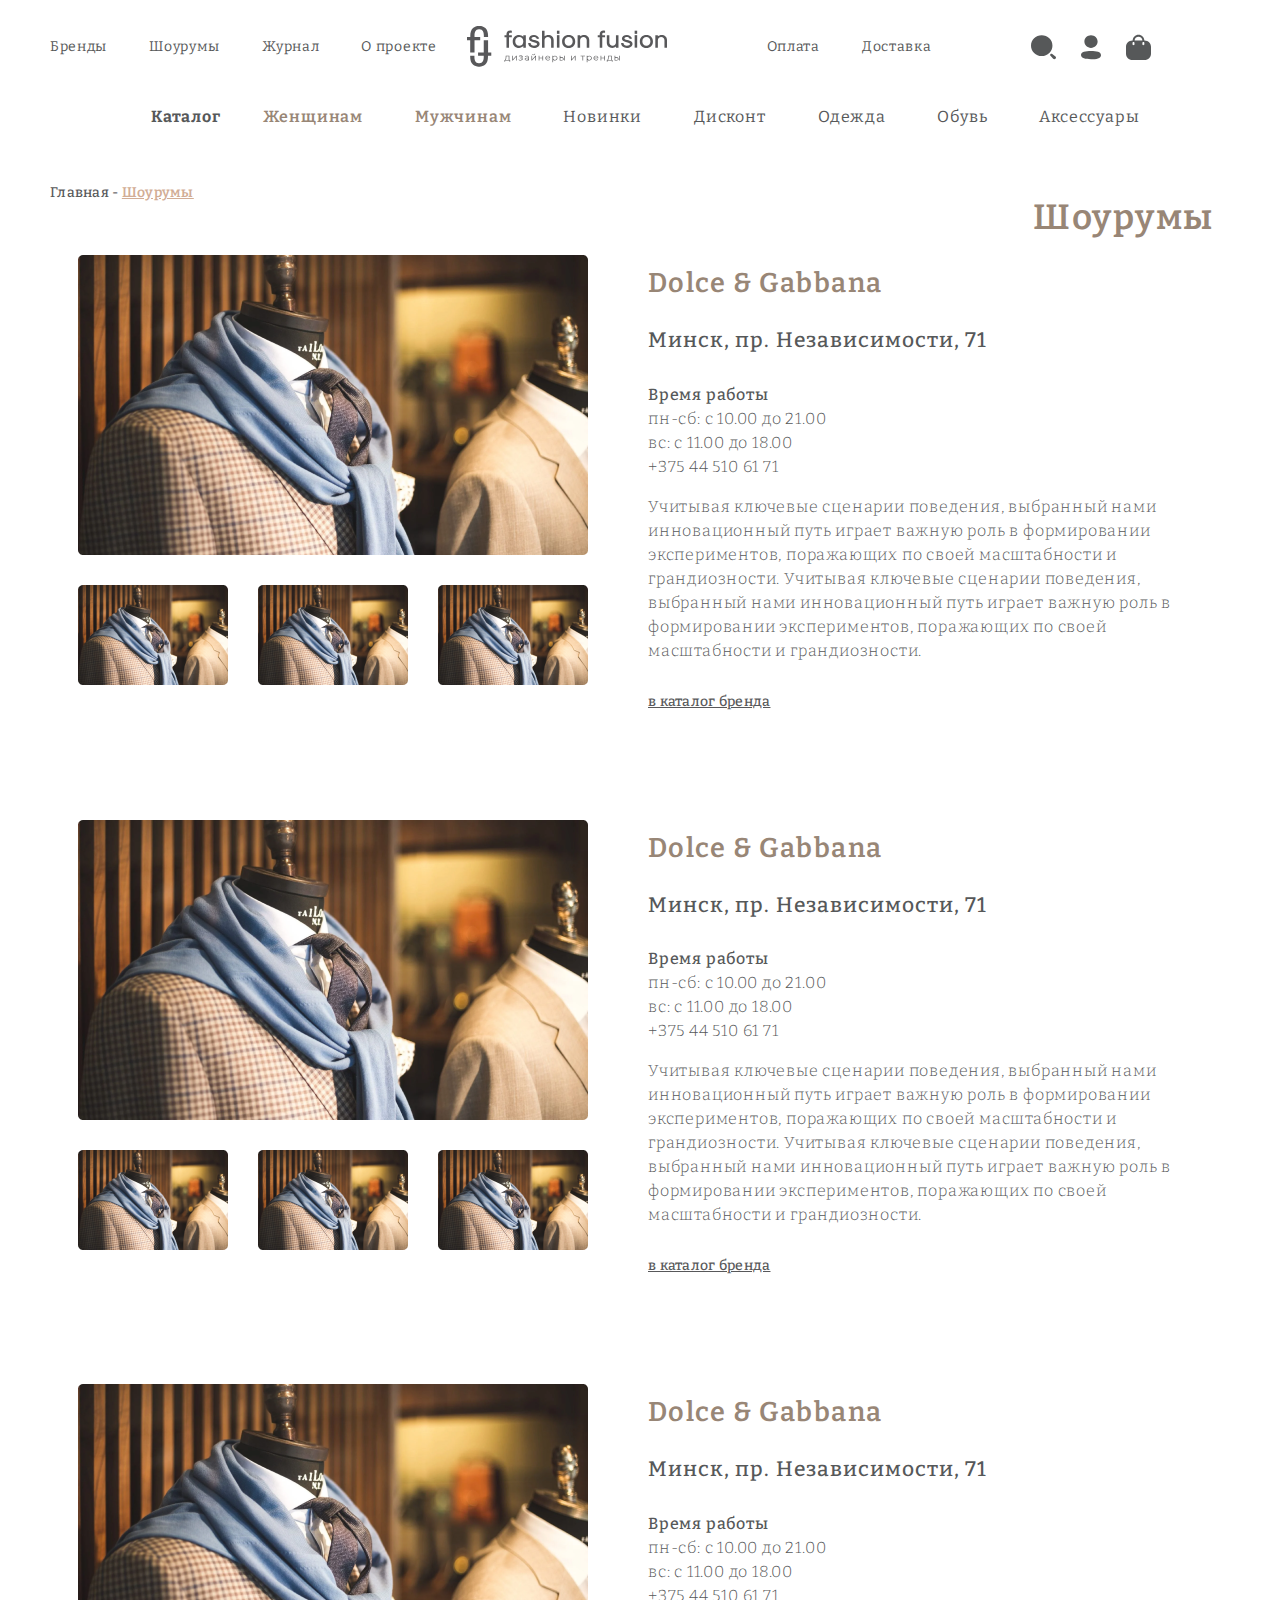
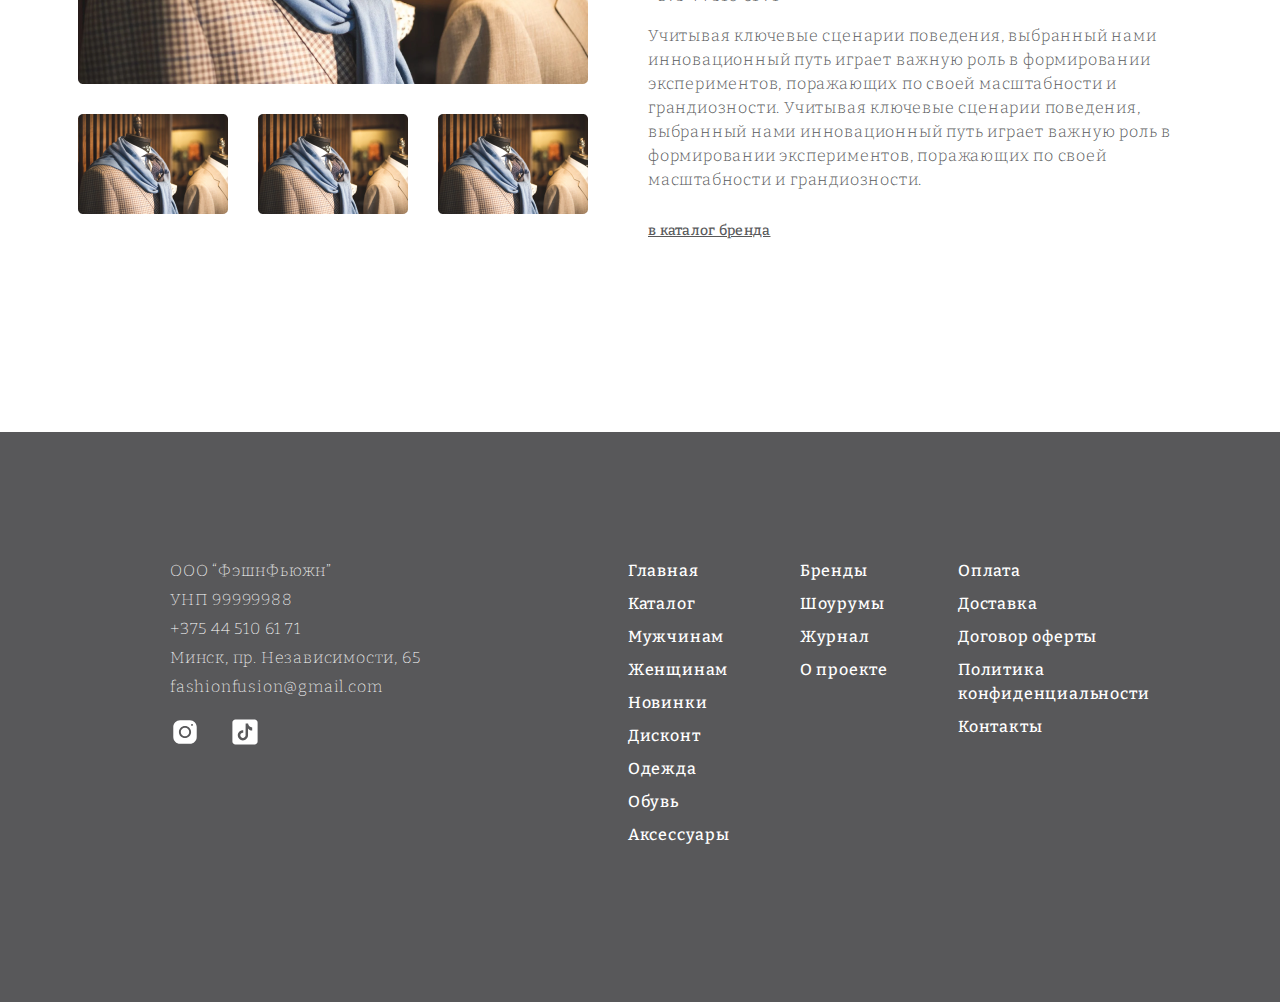
<file: page-showrooms.html>
<!DOCTYPE html>
<html lang="en">

<head>
    <meta charset="UTF-8">
    <meta name="viewport" content="width=device-width, initial-scale=1.0">
    <title>Fashion</title>
    <link rel="preconnect" href="https://fonts.googleapis.com">
    <link rel="preconnect" href="https://fonts.gstatic.com" crossorigin>
    <link href="https://fonts.googleapis.com/css2?family=Bitter:wght@100;200;300;400;500;600&display=swap" rel="stylesheet">
    <link rel="stylesheet" href="style.css">
    <link rel="stylesheet" href="header.css">
    <link rel="stylesheet" href="showrooms.css">
    <link rel="stylesheet" href="footer.css">
</head>

<body>
    <div class="wrapper">
        <header class="header">
            <nav class="desctop">
                <ul class="header-mainList">
                    <li><a href="page-brands.html">Бренды</a></li>
                    <li><a href="page-showrooms.html">Шоурумы</a></li>
                    <li><a href="page-articles.html">Журнал</a></li>
                    <div class="header-mainList__logo">
                        <a href="page-about.html">О проекте</a>
                        <div class="header-mainList-block2">
                            <a href="index.html"><img src="images/icons/header-logo.svg" alt=""></a>
                            <a href="page-payment.html">Оплата</a>
                        </div>
                    </div>
                    <div class="header-mainList-block3">
                        <li><a href="page-delivery.html">Доставка</a></li>
                        <div class="header-mainList__icons">
                            <img src="images/icons/search.svg" alt="">
                            <img src="images/icons/profile.svg" alt="">
                            <img src="images/icons/bag.svg" alt="">
                        </div>
                    </div>
                </ul>
                <ul class="header-list">
                    <div class="header-mainList-block1">
                        <li class="header-list__item cat"><a class="header-list__item-link link" href="page-catalog.html">Каталог</a></li>
                        <li class="header-list__item ppl"><a class="link header-list__item-link" href="page-catalog.html">Женщинам</a></li>
                    </div>
                    <li class="header-list__item ppl"><a class="link header-list__item-link" href="page-catalog.html">Мужчинам</a></li>
                    <li class="header-list__item"><a class="link header-list__item-link" href="page-catalog.html">Новинки</a></li>
                    <li class="header-list__item"><a class="link header-list__item-link" href="page-catalog.html">Дисконт</a></li>
                    <li class="header-list__item"><a class="link header-list__item-link" href="page-catalog.html">Одежда</a></li>
                    <li class="header-list__item"><a class="link header-list__item-link" href="page-catalog.html">Обувь</a></li>
                    <li class="header-list__item"><a class="link header-list__item-link" href="page-catalog.html">Аксессуары</a></li>
                </ul>
            </nav>
         
        </header>
        <header class="header-mob">
            <div class="header__container">
                
                <div class="header__menu menu">
                    <div class="menu__icon">
                        <span></span>
                    </div>
                    <nav class="menu__body">
                        <ul class="menu__list">
                            <li>
                                <a class="menu__link" href="page-catalog.html">Каталог</a>
                                <span class="menu__arrow"></span>
                                <ul class="menu__sub-list">
                                    <li><a class="menu__sub-link" href="page-catalog.html">Мужчинам</a></li>
                                    <li><a class="menu__sub-link" href="page-catalog.html">Женщинам</a></li>
                                    <li><a class="menu__sub-link" href="page-catalog.html">Новинки</a></li>
                                    <li><a class="menu__sub-link" href="page-catalog.html">Дисконт</a></li>
                                    <li><a class="menu__sub-link" href="page-catalog.html">Одежда</a></li>
                                    <li><a class="menu__sub-link" href="page-catalog.html">Обувь</a></li>
                                    <li><a class="menu__sub-link" href="page-catalog.html">Аксессуары</a></li>
                                </ul>
                            </li>
                            <li>
                                <a class="menu__link" href="page-brands.html">Бренды</a>
                                <span class="menu__arrow"></span>
                                <ul class="menu__sub-list">
                                    <li><a class="menu__sub-link" href="page-brand.html">Astorflex</a></li>
                                    <li><a class="menu__sub-link" href="page-brand.html">Berwich</a></li>
                                    <li><a class="menu__sub-link" href="page-brand.html">Drumohr</a></li>
                                    <li><a class="menu__sub-link" href="page-brand.html">Fedeli</a></li>
                                    <li><a class="menu__sub-link" href="page-brand.html">Gran Sasso</a></li>
                                    <li><a class="menu__sub-link" href="page-brand.html">Incotex</a></li>
                                    <li><a class="menu__sub-link" href="page-brand.html">Werner Christ</a></li>
                                </ul>
                            </li>
                            <li><a class="menu__link" href="page-showrooms.html">Шоурумы</a></li>
                            <li> <a class="menu__link" href="page-articles.html">Журнал</a></li>
                            <li><a class="menu__link" href="page-about.html">О проекте</a></li>
                            <li><a class="menu__link" href="page-payment.html">Оплата</a></li>
                            <li><a class="menu__link" href="page-delivery.html">Доставка</a></li>
                            <li><a class="menu__link" href="page-contract.html">Договор оферты</a></li>
                            <li><a class="menu__link" href="page-policy.html">Политика конфиденциальности</a></li>
                            <li><a class="menu__link" href="page-contacts.html">Контакты</a></li>
                        </ul>
                        <div class="header-imgs">
                            <img src="images/icons/header-inst.svg" alt="">
                            <img src="images/icons/header-tt.svg" alt="">
                        </div>
                    </nav>
                </div>
                <a class="header__logo" href="index.html">
                    <img src="./images/icons/header-logo.svg" width='150px' alt="header-logo">
                </a>
                <a class="header__logo" href="index.html">
                    <img src="./images/icons/profile.svg" alt="header-logo">
                </a>
            </div>
        </header>
    </div>

        <div class="wrapper">
            <div class="pages">
                <p><a href="index.html"><span class="pages-main">Главная - </span></a><a href="page-showrooms.html"><span class="pages-current">Шоурумы</span></a>
                </p>
            </div>
            <section class="showrooms">
                <h2 class="showrooms-title title">Шоурумы</h2>
                <div class="showroom-wrapper">
                    <div class="showroom">
                        <h3 class="showroom-content__title showroom-mob">Dolce & Gabbana</h3>
                        <div class="showroom-imgs">
                            <img src="images/showrooms-1.png" alt="">
                            <div class="showroom-imgs__small">
                                <img src="images/showrooms-2.png" alt="">
                                <img src="images/showrooms-2.png" alt="">
                                <img src="images/showrooms-2.png" alt="">
                            </div>
                        </div>
                        <div class="showroom-content">
                            <h3 class="showroom-content__title showroom-desc">Dolce & Gabbana</h3>
                            <p class="showroom-content__address">Минск, пр. Независимости, 71 </p>
                            <p class="showroom-content__text desc">Время работы</p>
                            <p class="showroom-content__time desc">пн-сб: с 10.00 до 21.00</p>
                            <p class="showroom-content__time desc">вс: с 11.00 до 18.00
                            <p class="showroom-content__tel desc">+375 44 510 61 71</p>
                            <p class="showroom-content__desc desc">Учитывая ключевые сценарии поведения, выбранный нами инновационный путь играет важную роль в
                                формировании экспериментов, поражающих по своей масштабности и грандиозности.
                                Учитывая ключевые сценарии поведения, выбранный нами инновационный путь играет важную роль в
                                формировании экспериментов, поражающих по своей масштабности и грандиозности.</p>
                            <a class="showroom-content__link pages-main" href="page-catalog.html">в каталог бренда</a>
                        </div>
                    </div>
                    <div class="showroom">
                        <h3 class="showroom-content__title showroom-mob">Dolce & Gabbana</h3>
                        <div class="showroom-imgs">
                            <img src="images/showrooms-1.png" alt="">
                            <div class="showroom-imgs__small">
                                <img src="images/showrooms-2.png" alt="">
                                <img src="images/showrooms-2.png" alt="">
                                <img src="images/showrooms-2.png" alt="">
                            </div>
                        </div>
                        <div class="showroom-content">
                            <h3 class="showroom-content__title showroom-desc">Dolce & Gabbana</h3>
                            <p class="showroom-content__address">Минск, пр. Независимости, 71 </p>
                            <p class="showroom-content__text desc">Время работы</p>
                            <p class="showroom-content__time desc">пн-сб: с 10.00 до 21.00</p>
                            <p class="showroom-content__time desc">вс: с 11.00 до 18.00
                            <p class="showroom-content__tel desc">+375 44 510 61 71</p>
                            <p class="showroom-content__desc desc">Учитывая ключевые сценарии поведения, выбранный нами инновационный путь играет важную роль в
                                формировании экспериментов, поражающих по своей масштабности и грандиозности.
                                Учитывая ключевые сценарии поведения, выбранный нами инновационный путь играет важную роль в
                                формировании экспериментов, поражающих по своей масштабности и грандиозности.</p>
                            <a class="showroom-content__link pages-main" href="page-catalog.html">в каталог бренда</a>
                        </div>
                    </div>
                    <div class="showroom">
                        <h3 class="showroom-content__title showroom-mob">Dolce & Gabbana</h3>
                        <div class="showroom-imgs">
                            <img src="images/showrooms-1.png" alt="">
                            <div class="showroom-imgs__small">
                                <img src="images/showrooms-2.png" alt="">
                                <img src="images/showrooms-2.png" alt="">
                                <img src="images/showrooms-2.png" alt="">
                            </div>
                        </div>
                        <div class="showroom-content">
                            <h3 class="showroom-content__title showroom-desc">Dolce & Gabbana</h3>
                            <p class="showroom-content__address">Минск, пр. Независимости, 71 </p>
                            <p class="showroom-content__text desc">Время работы</p>
                            <p class="showroom-content__time desc">пн-сб: с 10.00 до 21.00</p>
                            <p class="showroom-content__time desc">вс: с 11.00 до 18.00
                            <p class="showroom-content__tel desc">+375 44 510 61 71</p>
                            <p class="showroom-content__desc desc">Учитывая ключевые сценарии поведения, выбранный нами инновационный путь играет важную роль в
                                формировании экспериментов, поражающих по своей масштабности и грандиозности.
                                Учитывая ключевые сценарии поведения, выбранный нами инновационный путь играет важную роль в
                                формировании экспериментов, поражающих по своей масштабности и грандиозности.</p>
                            <a class="showroom-content__link pages-main" href="page-catalog.html">в каталог бренда</a>
                        </div>
                    </div>
                </div>
            </section>
        </div>

        <footer class="footer">
            <div class="wrapper">
                <div class="footer-content">
                    <div class="footer-contacts desc">
                        <p>ООО “ФэшнФьюжн”</p>
                        <p>УНП 99999988</p>
                        <a href="tel:+375 44 510 61 71">+375 44 510 61 71</a>
                        <p>Минск, пр. Независимости, 65</p>
                        <a href="mailto:fashionfusion@gmail.com">fashionfusion@gmail.com</a>
                        <div class="footer-contacts__imgs">
                            <a href="#"><img src="images/icons/instagram.svg" alt=""></a>
                            <a href="#"><img src="images/icons/tiktok.svg" alt=""></a>
                        </div>
                    </div>
                    <ul class="footer-nav">
                        <li>
                            <ul class="footer-list">
                                <li><a class="link" href="index.html">Главная</a></li>
                                <li><a class="link" href="page-catalog.html">Каталог</a></li>
                                <li><a class="link" href="page-catalog.html">Мужчинам</a></li>
                                <li><a class="link" href="page-catalog.html">Женщинам</a></li>
                                <li><a class="link" href="page-catalog.html">Новинки</a></li>
                                <li><a class="link" href="page-catalog.html">Дисконт</a></li>
                                <li><a class="link" href="page-catalog.html">Одежда</a></li>
                                <li><a class="link" href="page-catalog.html">Обувь</a></li>
                                <li><a class="link last" href="page-catalog.html">Аксессуары</a></li>
                            </ul>
                        </li>
                        <li>
                            <ul class="footer-list">
                                <li><a class="link" href="page-brands.html">Бренды</a></li>
                                <li><a class="link" href="page-showrooms.html">Шоурумы</a></li>
                                <li><a class="link" href="page-articles.html">Журнал</a></li>
                                <li><a class="link last" href="page-about.html">О проекте</a></li>
                            </ul>
                        </li>
                        <li>
                            <ul class="footer-list">
                                <li><a class="link" href="page-payment.html">Оплата</a></li>
                                <li><a class="link" href="page-delivery.html">Доставка</a></li>
                                <li><a class="link" href="page-contract.html">Договор оферты</a></li>
                                <li><a class="link" href="page-policy.html">Политика
                                        конфиденциальности</a></li>
                                <li><a class="link last" href="page-contacts.html">Контакты</a></li>
                            </ul>
                        </li>
                    </ul>
                </div>
            </div>
        </footer>
</body>
<script src="js/header.js"></script>
</html>
</file>
<file: style.css>
/*Обнуление*/
* {
	padding: 0;
	margin: 0;
	border: 0;
}

*,
*:before,
*:after {
	-moz-box-sizing: border-box;
	-webkit-box-sizing: border-box;
	box-sizing: border-box;
}

:focus,
:active {
	outline: none;
}

a:focus,
a:active {
	outline: none;
}

nav,
footer,
header,
aside {
	display: block;
}

html,
body {
	font-family: 'Bitter', serif;
	height: 100%;
	width: 100%;
	font-size: 100%;
	line-height: 1;
	font-size: 14px;
	-ms-text-size-adjust: 100%;
	-moz-text-size-adjust: 100%;
	-webkit-text-size-adjust: 100%;
}

input,
button,
textarea {
	font-family: inherit;
}

input::-ms-clear {
	display: none;
}

button {
	cursor: pointer;
}

button::-moz-focus-inner {
	padding: 0;
	border: 0;
}

a,
a:visited {
	text-decoration: none;
}

a:hover {
	text-decoration: none;
}

ul li {
	list-style: none;
}

img {
	vertical-align: top;
}

h1,
h2,
h3,
h4,
h5,
h6 {
	font-size: inherit;
	font-weight: 400;
}

/*--------------------*/

:root {
	--black: #000;
	--blgray:#565859;
	--gray: #58585A;
	--brown: #988676;
	--white: #FFF;
	--light-brown: #D2AD95;
}

.wrapper {
	max-width: 1360px;
	margin: 0 auto;
}

.pages {
	margin-top: 45px;
	padding-left: 68px;
}

.pages a:hover {
	text-decoration: underline;
}

.pages-current {
	color: var(--light-brown);
	font-size: 14px;
	font-weight: 600;
	letter-spacing: 0.28px;
	text-decoration: underline;
}

.pages-main {
	color: var(--gray);
	font-size: 14px;
	font-weight: 500;
	letter-spacing: 0.28px;
}

.title {
	color: var(--brown);
	font-size: 35px;
	font-weight: 600;
	letter-spacing: 1.75px;
}

.desc {
	color: var(--black);
	text-align: left;
	font-size: 16px;
	font-weight: 300;
	line-height: 150%;
	letter-spacing: 0.8px;
}

.link {
	color: var(--white);
	text-align: justify;
	font-size: 16px;
	font-weight: 500;
	line-height: 150%;
	letter-spacing: 0.8px;
}

.subtitle {
	color: var(--brown);
	font-size: 27px;
	font-weight: 600;
	letter-spacing: 1.35px;
}

.last {
	margin-bottom: 0 !important;
}

@media screen and (max-width: 1359px) {
	.pages {
		margin-top: 31px;
		padding-left: 50px;
	}
}

@media screen and (max-width: 900px) {
	.pages {
		margin-top: 81px;
		padding-left: 10px;
	}
}
</file>
<file: header.css>
.header {
    padding: 26px 67px 26.72px 68px;
}

.header-mainList {
    display: flex;
    gap: 42px;
    align-items: center;
}

.header-mainList a {
    color: var(--blgray);
    font-size: 14px;
    font-weight: 400;
    letter-spacing: 0.7px;
}

.header-mainList a:hover {
    text-decoration: underline;
}

.header-mainList-block1 {
    display: flex;
    gap: 42px;
}

.header-mainList-block2 {
    display: flex;
    gap: 100px;
    align-items: center;
}

.header-mainList-block3 {
    display: flex;
    gap: 100px;
    align-items: center;
}

.header-list {
    margin-top: 37.62px;
    padding: 0 142px 0 101px;
    display: flex;
    gap: 52px;
}

.header-list a:hover {
    text-decoration: underline;
}

.header-list__item-link {
    color: var(--blgray);
    font-size: 16px;
    font-weight: 400;
    letter-spacing: 0.8px;
}

.header-mainList__icons {
    display: flex;
    gap: 35px;
}

.header-mainList__logo {
    display: flex;
    gap: 132px;
    align-items: center;
}

.header-mob {
    display: none;
}

.cat a {
    color: var(--blgray);
    font-size: 16px;
    font-weight: 700;
    letter-spacing: 0.8px;
}

.ppl a {
    color: var(--brown);
    font-size: 16px;
    font-weight: 600;
    letter-spacing: 0.8px;
}

@media screen and (max-width: 1359px) and (min-width: 901px) {
    .header-mob {
        display: none;
    }

    .header {
        padding: 26px 50px 26.72px 50px;
    }

    .header-mainList__logo {
        gap: 30px;
    }

    .header-mainList__icons {
        display: flex;
        gap: 25px;
    }
}

@media screen and (max-width: 900px) {
    .header {
        display: none;
    }

    body._lock {
        overflow: hidden;
    }

    .header-mob {
        display: block;
        position: fixed;
        top: 0;
        left: 0;
        width: 100%;
        z-index: 10;
        background-color: white;
        /* border-bottom: 2px solid#272727; */
    }

    .header__container {
        max-width: 1200px;
        padding: 17px 10px 12.5px;
        display: flex;
        align-items: center;
        justify-content: space-between;
        margin: 0 auto;
    }

    .header__logo {
        z-index: 5;
        position: relative;
    }

    .header__logo img {

    }

    .menu__icon {
        display: none;
    }

    .menu__list>li {
        position: relative;
        margin: 0 0 0 5px;
    }

    .menu__link {
        color: #272727;
        font-size: 16px;
        font-weight: 400;
        line-height: 18px;
        text-decoration: none;
        cursor: pointer;
    }

    .menu__link:hover {
        text-decoration: underline;
    }

    .menu__sub-list {
        position: absolute;
        top: 100%;
        /* right: 0; */
        background-color: white;
        padding: 5px;
        border-radius: 10px;
        min-width: 150px;
    }

    .menu__sub-list li {
        margin: 0 0 5px 0;
    }

    .menu__sub-list li:last-child {
        margin: 0;
    }

    .menu__sub-link {
        color: #272727;
        font-size: 16px;
        font-weight: 400;
        line-height: 18px;
        text-decoration: none;
        cursor: pointer;
    }

    .menu__sub-link:hover {
        text-decoration: underline;
    }

    .menu__arrow {
        display: none;
    }

    body._touch .menu__arrow {
        display: block;
        width: 0;
        height: 0;
        border-left: 6px solid transparent;
        border-right: 6px solid transparent;
        border-top: 10px solid var(--light-brown);
        transition: transform 0.3s ease 0s;
        margin: 0 0 0 5px;
    }

    body._touch .menu__list>li {
        display: flex;
        align-items: center;
    }

    body._touch .menu__link {
        flex: 1 1 auto;
    }

    body._pc .menu__list>li:hover .menu__sub-list {
        opacity: 1;
        visibility: visible;
        transform: translate(0, 0);
        pointer-events: all;
    }

    body._touch .menu__list>li._active .menu__sub-list {
        opacity: 1;
        visibility: visible;
        transform: translate(0, 0);
        pointer-events: all;
    }

    body._touch .menu__list>li._active .menu__arrow {
        transform: rotate(-180deg);
    }

    /* @media (min-width: 767px) {
        .menu__list {
            display: flex;
            align-items: center;
            gap: 30px;
        }
    
        .menu__list>li {
            padding: 10px 0;
        }
    
        .menu__sub-list {
            visibility: hidden;
            transform: translate(0px, 10%);
            opacity: 0;
            pointer-events: none;
            transition: all 0.3s ease 0s;
        }
    } */

    @media (max-width: 900px) {

        .header-imgs {
            margin-top: 20px;
            display: flex;
            gap: 30px;
        }

        .header-imgs :first-child {
            width: 27px;
        }

        .menu__icon {
            z-index: 5;
            display: block;
            position: relative;
            width: 36px;
            height: 15px;
            cursor: pointer;
        }

        .menu__icon span,
        .menu__icon::before,
        .menu__icon::after {
            left: 0;
            position: absolute;
            height: 10%;
            width: 100%;
            transition: all 0.3s ease 0s;
            background-color: var(--blgray);
        }

        .menu__icon::before,
        .menu__icon::after {
            content: '';
        }

        .menu__icon::before {
            top: 0;
        }

        .menu__icon::after {
            bottom: 0;
        }

        .menu__icon span {
            top: 50%;
            transform: scale(1) translate(0px, -50%);
        }

        .menu__icon._active span {
            transform: scale(0) translate(0px, -50%);
        }

        .menu__icon._active::before {
            top: 50%;
            transform: rotate(-45deg) translate(0px, -50%);
        }

        .menu__icon._active::after {
            bottom: 50%;
            transform: rotate(45deg) translate(0px, 50%);
        }

        .menu__body {
            position: fixed;
            top: 0;
            left: -100%;
            width: 100%;
            height: 100%;
            background-color: var(--white);
            padding: 85px 23.45px 10px 20px;
            transition: left 0.3s ease 0s;
            overflow: auto;
        }

        .menu__body._active {
            left: 0;
        }

        .menu__body::before {
            content: '';
            position: fixed;
            width: 100%;
            top: 0;
            left: 0;
            height: 60px;
            background-color: white;
            z-index: 2;
        }

        .menu__list>li {
            margin: 0 0 5px 0;
            flex-wrap: wrap;
        }

        .menu__list>li:last-child {
            margin-bottom: 0;
        }

        .menu__link {
            font-size: 14px;
            color: var(--blgray);
            text-align: justify;
            font-weight: 700;
            line-height: 150%;
            letter-spacing: 0.7px;
        }

        .menu__sub-list {
            position: relative;
            background-color: var(--white);
            flex: 1 1 100%;
            margin: 5px 0 0 0;
            display: none;
        }

        .menu__list>li._active .menu__sub-list {
            display: block;
        }

        .menu__sub-link {
            color: var(--blgray);
            text-align: justify;
            font-size: 14px;
            font-weight: 500;
            line-height: 150%;
            letter-spacing: 0.7px;
        }
    }
}
</file>
<file: about.css>
.about {
    margin-top: 105px;
    padding: 0 237px 170px 215px;
}

.about-block :nth-child(3) {
    margin-top: 30px;
}

.about-img {
    display: block;
    margin: 0 auto;
}

.about-content {
    margin-top: 117px;
    display: flex;
    gap: 76.5px;
    flex-direction: column;
}

.about-title {
    color: var(--blgray);
    text-align: justify;
    font-size: 27px;
    font-weight: 600;
    line-height: 150%;
    letter-spacing: 1.35px;
}

.about-desc {
    margin-top: 42px;
}

@media screen and (max-width: 1359px) {
    .about {
        margin-top: 50px;
        padding: 0 50px 50px;
    }
    
    .about-desc {
        margin-top: 35px;
    }

    .about-content {
        margin-top: 50px;
        gap: 50px;
    }
}

@media screen and (max-width: 900px) {
    .about {
        margin-top: 24px;
        padding: 0 10px 50px;
    }
    
    .about-block :nth-child(3) {
        margin-top: 30px;
    }
    

    .about-desc {
        margin-top: 25px;
    }

    .about-img {
        width: 80%;
        margin: 0 auto;
    }
    
    .about-content {
        margin-top: 50px;
        gap: 36.5px;
    }
}
</file>
<file: footer.css>
.footer {
    background: var(--gray);
}

.footer-content {
    padding: 77px 83px 105px 120px;
    display: flex;
    flex-wrap: wrap;
    justify-content: space-between;
}

.footer-contacts {
    color: var(--white);
    display: flex;
    flex-direction: column;
    gap: 5px;
    font-weight: 200;
}

.footer-contacts a {
    color: var(--white);
}

.footer-contacts a:hover {
    text-decoration: underline;
}

.footer-nav {
    display: flex;
    gap: 70px;
    flex-wrap: wrap;
}

.footer-contacts__imgs {
    margin-top: 13px;
    display: flex;
    gap: 30px;
}

.footer-list {
    max-width: 189px;
}

.footer-list a {
    margin-bottom: 9px;
    display: inline-block;
}

.footer-list a:hover {
    text-decoration: underline;
}

.footer-list:last-child {
    margin-bottom: 0;
}

.footer__nav {
    display: flex;
}

@media screen and (max-width: 1359px) {
    .footer {
        padding: 50px;
    }
}

@media screen and (max-width: 900px) {
    .footer {
        padding: 0;
    }
    
    .footer-content {
        padding: 58px 67px 63px 31px;
        flex-direction: column-reverse;
        gap: 68px;
    }
    
    .footer-nav {
        display: flex;
        gap: 41px 68px;
        justify-content: space-between;
    }
    
    .footer-contacts__imgs {
        margin-top: 13px;
        display: flex;
        gap: 30px;
    }
    
    .footer-list {
        max-width: 189px;
    }
    
    .footer-list a {
        margin-bottom: 9px;
        display: inline-block;
    }
    
    .footer__nav {
        display: flex;
    }
}
</file>
<file: acticle.css>
.article {
    margin-top: 64px;
}

.article-content {
    text-align: center;
    padding: 0 226px;
}

.article-content__title {
    margin: 0 auto;
    text-align: center;
    max-width: 615px;
    font-size: 32px;
    letter-spacing: 1.6px;
}

.article-content__img {
    margin-top: 82px;
}

.about-content__desc {
    margin-top: 83px;
    display: flex;
    flex-direction: column;
    gap: 30px;
}

.article-news {
    margin-top: 155px;
    padding: 0 94px 90px 93px;
}

.article-news__title {
    text-align: center;
}

.article-news__list {
    margin-top: 78px;
    display: flex;
    flex-wrap: wrap;
    justify-content: center;
    gap: 23px;
}

.article-news__link {
    text-decoration: underline;
    margin-top: 73px;
    display: block;
    text-align: right;
}

.article-news__list-data {
    margin-top: 22px;
    color: var(--blgray);
    font-size: 14px;
    font-weight: 400;
    line-height: 20px;
}

.article-news__list-text {
    margin-top: 16px;
    max-width: 205px;
    color: var(--blgray);
    text-align: left;
    line-height: normal;
}

@media screen and (max-width: 900px) {
    .article {
        margin-top: 24px;
    }

    .article-content {
        padding: 0 10px;
    }

    .article-content__title  {
        font-size: 25px;
    }
    
    .article-content__img {
        margin-top: 30px;
        width: 65%;
    }

    .about-content__desc {
        margin-top: 30px;
        gap: 30px;
    }
    
    .article-news {
        margin-top: 50px;
        padding: 0 10px 50px;
    }

    .article-news__list {
        margin-top: 30px;
        gap: 30px;
    }
    
    .article-news__title {
        font-size: 25px;
    }
    
    .article-news__link {
        margin-top: 50px;
        padding-right: 19px;
    }
    
}
</file>
<file: acticles.css>
.articles {
    margin-top: 0px;
    padding-bottom: 170px;
}

.articles-title {
    text-align: right;
    padding-right: 68px;
}

.articles-list {
    margin-top: 53px;
    padding: 0 94px 0 93px;
    display: flex;
    flex-wrap: wrap;
    justify-content: space-between;
    gap: 60px 23px;
}

.articles-list__data {
    margin-top: 22px;
    color: var(--blgray);
    font-size: 14px;
    font-weight: 400;
    line-height: 20px;
}

.articles-list__text {
    margin-top: 16px;
    max-width: 205px;
    color: var(--blgray);
    text-align: left;
    line-height: normal;
}

.articles-list__link {
    cursor: pointer;
}

@media screen and (max-width: 900px) {
    .articles {
        margin-top: 24px;
        padding-bottom: 148px;
    }
    
    .articles-title {
        padding-right: 20px;
    }
    
    .articles-list {
        margin-top: 81px;
        padding: 0 10px 0;
        justify-content: center;
        gap: 45px 30px;
    }
}
</file>
<file: brands.css>
.brands {
    margin-top: 0px;
}

.brands-title {
    text-align: right;
    padding-right: 98px;
}

.brands-wrapper {
    margin-top: 5px;
    padding: 0 94px 222px 93px;
    display: flex;
    justify-content: space-between;
    flex-wrap: wrap;
    gap: 91px 33px;
}

.brands-content__title {
    margin-top: 50px;
}

.brands-content__desc {
    margin-top: 36px;
    max-width: 541px;
    color: var(--blgray);
}

.brands-content__link {
    max-width: 541px;
    text-align: right;
    text-decoration: underline;
    margin-top: 20px;
    display: block;
    cursor: pointer;
}

.brands-content__img {
    margin-top: 30px;
}

.brands-mob {
    display: none;
}

@media screen and (max-width: 900px) {
    .brands-desc {
        display: none;
    }

    .brands-wrapper img {
        width: 100%;
    }

    .brands-mob {
        display: block;
    }

    .brands {
        margin-top: 24px;
    }
    
    .brands-title {
        text-align: right;
        padding-right: 30px;
    }
    
    .brands-wrapper {
        margin-top: 5px;
        padding: 0 10px 133px;
        gap: 80px 33px;
        justify-content: center;
    }
    
    .brands-content__title {
        margin-top: 80px;
        margin-bottom: 23px;
    }
    
    .brands-content__desc {
        margin-top: 26px;
    }
    
    .brands-content__link {
        margin-top: 50px;
        text-align: right;
        padding-right: 19px;
    }
    
    .brands-content__img {
        margin-top: 0;
    }
    
    .vv {
        margin-top: 54px;
    }
}
</file>
<file: catalog.css>
.catalog-title {
    margin-top: 0px;
    text-align: right;
    padding-right: 69px;
}

.catalog-mob {
    display: none;
}

.catalog-goods__list img{
    border-radius: 5px;
    border: 0.5px solid var(--light-brown);
}

.catalog-wrapper {
    margin-top: 22px;
    display: flex;
    gap: 110px;
    padding: 0 144px 208px 60px;
}

.catalog-wrapper a:hover {
    text-decoration: underline;
}

.catalog-brands__list {
    margin-top: 14px;
}

.catalog-brands__list-item {
    margin-bottom: 30px;
    font-size: 16px;
    font-weight: 400;
    letter-spacing: 0.8px;
}

.catalog-brands__list-link {
    display: block;
    color: var(--blgray);
    width: 116px;
}

.catalog-goods {
}

.catalog-goods__list {
    display: flex;
    gap: 27px;
    justify-content: space-between;
    flex-wrap: wrap;
}

.catalog-goods__list-subtitle {
    margin-top: 17px;
    color: var(--brown);
    font-size: 14px;
    font-weight: 600;
    letter-spacing: 0.7px;
}

.catalog-goods__list-text {
    margin-top: 13px;
    color: var(--blgray);
    font-size: 14px;
    font-weight: 500;
    letter-spacing: 0.7px;
}

.catalog-goods__list-price {
    color: var(--blgray);
    font-size: 14px;
    font-weight: 600;
    letter-spacing: 0.7px;
}

.catalog-goods__info {
    margin-top: 30px;
    display: flex;
    gap: 23px;
    align-items: center;
}

.catalog-goods__list-btn {
    padding: 4px 16px;
    color: #FFF;
    font-size: 18px;
    font-weight: 400;
    letter-spacing: 0.9px;
    border-radius: 12px;
    background: var(--blgray);
}

.active {
    color: #D2AD95;
}

@media screen and (max-width: 900px) {
    .catalog-desc {
        display: none;
    }

    .catalog-mob {
        display: flex;
        gap: 11px 26px;
        padding: 0 10px;
        justify-content: space-evenly;
        flex-wrap: wrap;
    }

    .catalog-title {
        margin-top: 26px;
        padding-right: 30px;
    }
    
    .catalog-wrapper {
        margin-top: 28px;
        flex-direction: column;
        gap: 38px;
        padding: 0 10px 90px;
    }
    
    .catalog-brands__list {
        margin-top: 0;
    }
    
    .catalog-brands__list-item {
        margin-bottom: 0;
    }
    
    .catalog-brands__list-link {
        display: inline-block;
        color: var(--blgray);
        width: auto;
    }
    
    .catalog-goods {
    }
    
    .catalog-goods__list {
        gap:60px 8px;
    }

    .catalog-goods__list-text {
        max-width: 140px;
    }

    .catalog-goods__list img {
        width: 165px;
    }

    .catalog-goods__list li {
        width: 48%;
    }
    
    .catalog-goods__list-price {
        color: var(--blgray);
        font-size: 14px;
        font-weight: 600;
        letter-spacing: 0.7px;
    }
    
    .catalog-goods__info {
        margin-top: 13px;
        display: flex;
        flex-direction: column;
        gap: 16px;
        align-items: normal;
    }
    
    .catalog-goods__list-btn {
        padding: 4px 10px;
        color: #FFF;
        font-size: 16px;
        font-weight: 400;
        letter-spacing: 0.8px;
        border-radius: 12px;
        background: var(--blgray);
        width: 106px;
    }

    .active {
        color: #D2AD95;
    }
}
</file>
<file: contacts.css>
.contacts {
    margin: 58px auto 0;
    padding-bottom: 224px;
}

.contacts-title {
    text-align: center;
}

.contacts-name {
    margin-top: 55px;
    color: var(--blgray);
    text-align: center;
    font-size: 21px;
    font-weight: 600;
    line-height: 150%;
    letter-spacing: 1.05px;
}

.contacts-desc {
    margin-top: 37px;
    color: var(--blgray);
    display: flex;
    flex-direction: column;
    gap: 15px;
    text-align: center;
    font-size: 21px;
    font-weight: 300;
    line-height: 150%;
    letter-spacing: 1.05px;
}

.contacts-imgs {
    margin-top: 35px;
    display: flex;
    gap: 40px;
    align-items: center;
    justify-content: center;
}

.contacts-tel {
    color: var(--blgray);
}

.contacts-mail {
    color: var(--blgray);   
}

@media screen and (max-width: 1359px) {
    .contacts {
        margin: 50px auto 0;
        padding: 0 50px 50px;
    }

    .contacts-desc {
        margin-top: 35px;
    }

    .contacts-name {
        margin-top: 45px;
    }
}

@media screen and (max-width: 900px) {
    .contacts {
        margin: 24px auto 0;
        padding: 0 10px 50px;
    }

    .contacts-desc {
        margin-top: 25px;
    }

    .contacts-name {
        margin-top: 35px;
    }
}
</file>
<file: contract.css>
.contract {
    margin-top: 85px;
    padding: 0 272px 79px 180px;
}

.contract :nth-child(3) {
    margin-top: 30px;
}

.contract-desc {
    margin-top: 50px;
}

@media screen and (max-width: 1359px) {
    .contract {
        margin-top: 50px;
        padding: 0 50px 50px;
    }
    
    .delivery-desc {
        margin-top: 35px;
    }
}

@media screen and (max-width: 900px) {
    .contract {
        margin-top: 24px;
        padding: 0 10px 50px;
    }

    .contract-title {
        font-size: 25px;
    }

    .contract :nth-child(3) {
        margin-top: 30px;
    }
    
    .contract-desc {
        margin-top: 25px;
    }
    
}
</file>
<file: delivery.css>
.delivery {
    margin-top: 85px;
    padding: 0 272px 79px 180px;
}

.delivery :nth-child(3) {
    margin-top: 30px;
}

.delivery-desc {
    margin-top: 50px;
}

@media screen and (max-width: 1359px) {
    .delivery {
        margin-top: 50px;
        padding: 0 50px 50px;
    }
    
    .delivery-desc {
        margin-top: 35px;
    }
}

@media screen and (max-width: 900px) {
    .delivery {
        margin-top: 24px;
        padding: 0 10px 50px;
    }

    .delivery :nth-child(3) {
        margin-top: 30px;
    }

    .delivery-title {
        font-size: 25px;
    }
    
    .delivery-desc {
        margin-top: 25px;
    }
    
}
</file>
<file: payment.css>
.payment {
    margin-top: 85px;
    padding: 0 272px 79px 180px;
}

.payment :nth-child(3) {
    margin-top: 30px;
}

.payment-desc {
    margin-top: 50px;
}

@media screen and (max-width: 1359px) {
    .payment {
        margin-top: 50px;
        padding: 0 50px 50px;
    }
    
    .payment-desc {
        margin-top: 35px;
    }
}

@media screen and (max-width: 900px) {
    .payment-title {
        font-size: 25px;
    }

    .payment {
        margin-top: 24px;
        padding: 0 10px 50px;
    }
    
    .payment :nth-child(3) {
        margin-top: 30px;
    }
    
    .payment-desc {
        margin-top: 25px;
    }
    
}
</file>
<file: policy.css>
.policy {
    margin-top: 85px;
    padding: 0 272px 79px 180px;
}

.policy-desc {
    margin-top: 50px;
}

.policy :nth-child(3) {
    margin-top: 30px;
}

@media screen and (max-width: 1359px) {
    .policy {
        margin-top: 50px;
        padding: 0 50px 50px;
    }
    
    .policy-desc {
        margin-top: 35px;
    }
}

@media screen and (max-width: 900px) {
    .policy-title {
        font-size: 25px;
    }
    
    .policy {
        margin-top: 24px;
        padding: 0 10px 50px;
    }
    
    .policy-desc {
        margin-top: 25px;
    }
    
    .policy :nth-child(3) {
        margin-top: 25px;
    }
}
</file>
<file: showrooms.css>
.showrooms {
    margin-top: 0;
}

.showroom-mob {
    display: none;
}

.showrooms-title {
    text-align: right;
    padding-right: 66px;
}

.showroom-wrapper {
    margin-top: 20px;
    padding: 0 82px 194px 78px;
    display: flex;
    flex-direction: column;
    gap: 111px;
}

.showroom {
    display: flex;
    gap: 60px;
}

.showroom-imgs {
    display: flex;
    flex-direction: column;
    gap: 30px;
}

.showroom-imgs__small {
    display: flex;
    justify-content: space-between;
}

.showroom-content {
    margin-top: 15px;
}

.showroom-content__title {
    color: var(--brown);
    font-size: 27px;
    font-weight: 600;
    letter-spacing: 1.35px;
}

.showroom-content__address {
    margin-top: 28px;
    color: var(--blgray);
    text-align: justify;
    font-size: 21px;
    font-weight: 500;
    line-height: 150%;
    letter-spacing: 1.05px;
}

.showroom-content__text {
    margin-top: 26px;
    color: var(--blgray);
    font-weight: 500;
}


.showroom-content__time {
    color: var(--blgray);
}

.showroom-content__tel {
    color: var(--blgray);
}

.showroom-content__desc {
    margin-top: 16px;
    color: var(--blgray);
}

.showroom-content__link {
    text-decoration: underline;
    margin-top: 32px;
    display: inline-block;
}

@media screen and (max-width: 900px) {
    .showrooms {
        margin-top: 24px;
    }

    .showroom-desc {
        display: none;
    }

    .showroom-mob {
        display: block;
    }
    
    .showrooms-title {
        text-align: right;
        padding-right: 30px;
    }
    
    .showroom-wrapper {
        margin-top: 54px;
        padding: 0 10px 146px;
        gap: 92px;
    }
    
    .showroom {
        flex-direction: column;
        gap: 27px;
    }
    
    .showroom-imgs {
        display: flex;
        flex-direction: column;
        gap: 10px;
    }
    
    .showroom-imgs__small {
        display: flex;
        justify-content: space-between;
    }

    .showroom-imgs__small img {
        width: 30%;
    }
    
    .showroom-content {
        margin-top: 0px;
    }
    
    .showroom-content__address {
        margin-top: 0px;
        font-size: 18px;
    }
    
    .showroom-content__link {
        margin-top: 75px;
        text-align: right;
        display: block;
        padding-right: 20px;
    }
}
</file>
